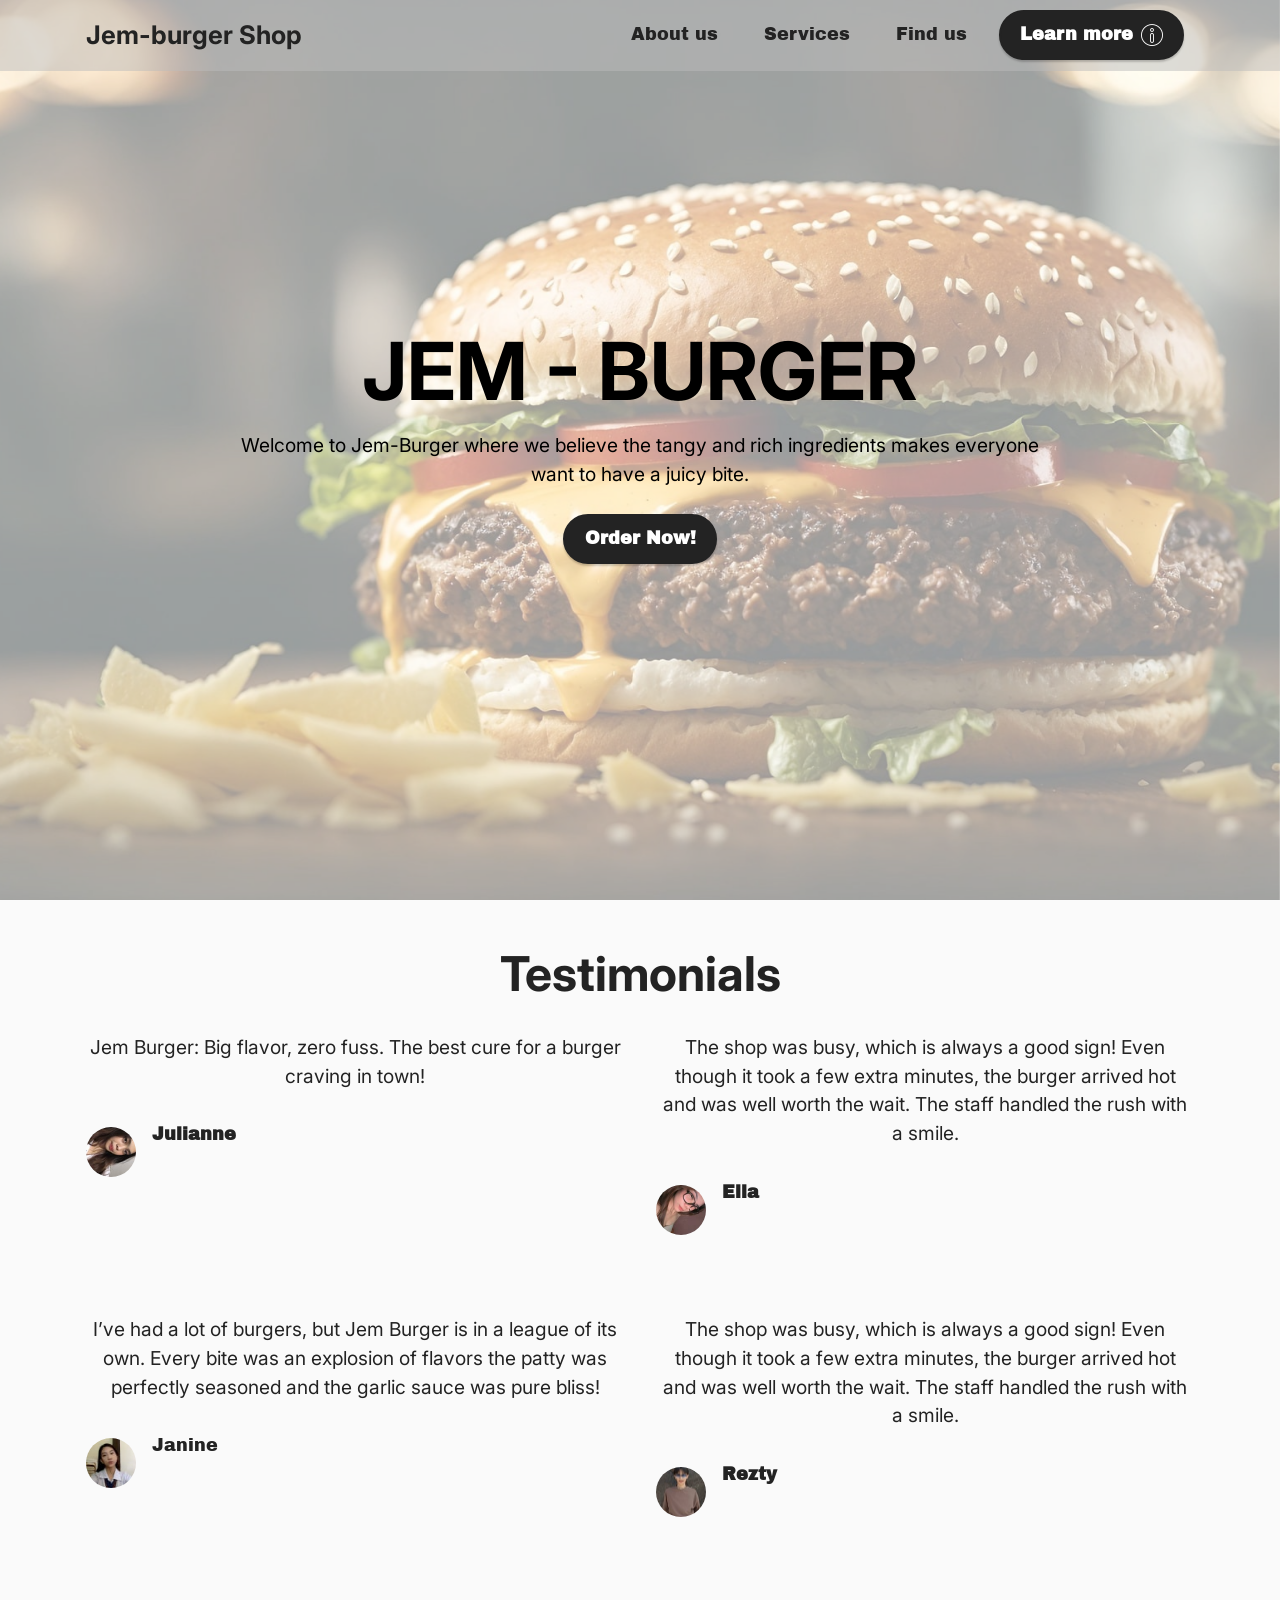
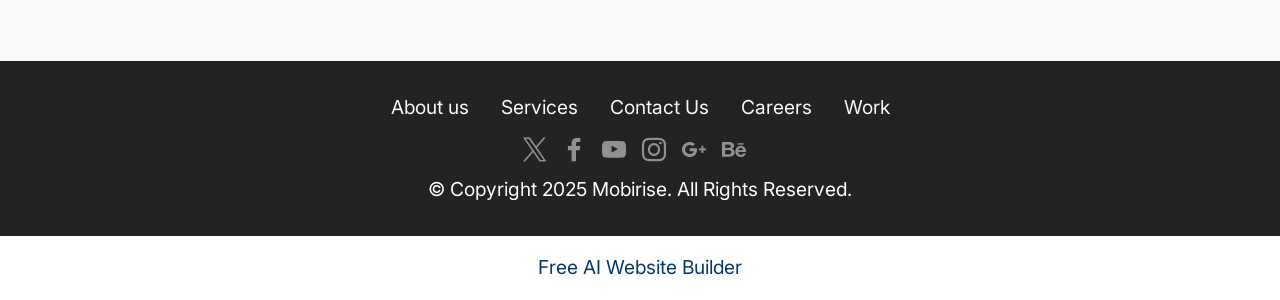
<file: index.html>
<!DOCTYPE html>
<html  >
<head>
  <!-- Site made with Mobirise Website Builder v6.1.12, https://mobirise.com -->
  <meta charset="UTF-8">
  <meta http-equiv="X-UA-Compatible" content="IE=edge">
  <meta name="generator" content="Mobirise v6.1.12, mobirise.com">
  <meta name="viewport" content="width=device-width, initial-scale=1, minimum-scale=1">
  <link rel="shortcut icon" href="assets/images/logo.png" type="image/x-icon">
  <meta name="description" content="">
  
  
  <title>Jemburger</title>
  <link rel="stylesheet" href="assets/web/assets/mobirise-icons2/mobirise2.css">
  <link rel="stylesheet" href="assets/web/assets/mobirise-icons/mobirise-icons.css">
  <link rel="stylesheet" href="assets/bootstrap/css/bootstrap.min.css">
  <link rel="stylesheet" href="assets/parallax/jarallax.css">
  <link rel="stylesheet" href="assets/dropdown/css/style.css">
  <link rel="stylesheet" href="assets/socicon/css/styles.css">
  <link rel="stylesheet" href="assets/theme/css/style.css">
  <link rel="preload" href="https://fonts.googleapis.com/css?family=Inter:100,200,300,400,500,600,700,800,900,100i,200i,300i,400i,500i,600i,700i,800i,900i&display=swap" as="style" onload="this.onload=null;this.rel='stylesheet'">
  <noscript><link rel="stylesheet" href="https://fonts.googleapis.com/css?family=Inter:100,200,300,400,500,600,700,800,900,100i,200i,300i,400i,500i,600i,700i,800i,900i&display=swap"></noscript>
  <link rel="preload" href="https://fonts.googleapis.com/css?family=Archivo+Black:400&display=swap" as="style" onload="this.onload=null;this.rel='stylesheet'">
  <noscript><link rel="stylesheet" href="https://fonts.googleapis.com/css?family=Archivo+Black:400&display=swap"></noscript>
  <link rel="preload" as="style" href="assets/mobirise/css/mbr-additional.css?v=585oez"><link rel="stylesheet" href="assets/mobirise/css/mbr-additional.css?v=585oez" type="text/css">

  
  
  
</head>
<body>
  
  <section data-bs-version="5.1" class="menu menu2 cid-vgTEAyiIHz" once="menu" id="menu2-u">
    
    <nav class="navbar navbar-dropdown navbar-fixed-top navbar-expand-lg">
        <div class="container">
            <div class="navbar-brand">
                
                <span class="navbar-caption-wrap"><a class="navbar-caption text-black display-5" href="https://mobiri.se">Jem-burger Shop</a></span>
            </div>
            <button class="navbar-toggler" type="button" data-toggle="collapse" data-bs-toggle="collapse" data-target="#navbarSupportedContent" data-bs-target="#navbarSupportedContent" aria-controls="navbarNavAltMarkup" aria-expanded="false" aria-label="Toggle navigation">
                <div class="hamburger">
                    <span></span>
                    <span></span>
                    <span></span>
                    <span></span>
                </div>
            </button>
            <div class="collapse navbar-collapse" id="navbarSupportedContent">
                <ul class="navbar-nav nav-dropdown" data-app-modern-menu="true"><li class="nav-item"><a class="nav-link link text-black text-primary display-4" href="page4.html">About us</a></li>
                    <li class="nav-item"><a class="nav-link link text-black text-primary display-4" href="page3.html">
                            Services</a></li>
                    <li class="nav-item"><a class="nav-link link text-black text-primary display-4" href="page1.html">Find us</a>
                    </li></ul>
                
                <div class="navbar-buttons mbr-section-btn"><a class="btn btn-black display-4" href="page6.html"><span class="mbri-info mbr-iconfont mbr-iconfont-btn"></span>Learn more</a></div>
            </div>
        </div>
    </nav>
</section>

<section data-bs-version="5.1" class="header1 cid-sFCAOqBTxa mbr-fullscreen mbr-parallax-background" id="header1-i">

    

    <div class="mbr-overlay" style="opacity: 0.6; background-color: rgb(255, 255, 255);"></div>

    <div class="container">
        <div class="row justify-content-center">
            <div class="col-12 col-lg-9">
                <h1 class="mbr-section-title mbr-fonts-style mb-3 display-1"><strong>JEM - BURGER</strong></h1>
                
                <p class="mbr-text mbr-fonts-style display-7">Welcome to Jem-Burger where we believe the tangy and rich ingredients makes everyone 
<br>want to have a juicy bite.<br></p>
                <div class="mbr-section-btn mt-3"><a class="btn btn-black display-4" href="page5.html">Order Now!</a></div>
            </div>
        </div>
    </div>
</section>

<section data-bs-version="5.1" class="testimonials2 cid-vgTudOIwpJ" id="testimonials2-3">
    
    
    
    
    <div class="container">
        <h3 class="mbr-section-title mbr-fonts-style align-center mb-4 display-2">
            <strong>Testimonials</strong>
        </h3>
        <div class="row justify-content-center">
            <div class="item features-without-image mb-5 col-12 col-md-6 active">
                <div class="item-wrapper">
                    <p class="mbr-text mbr-fonts-style mb-4 display-7">Jem Burger: Big flavor, zero fuss. The best cure for a burger craving in town!</p>
                    <div class="d-flex mb-md-0 mb-4">
                        <div class="image-wrapper">
                            <img src="assets/images/665347866-1693831175107180-7414125551901568830-n-100x180.jpg" alt="Mobirise Website Builder" data-slide-to="1" data-bs-slide-to="2">
                        </div>
                        <div class="text-wrapper">
                            <p class="name mbr-fonts-style mb-1 display-4"><strong>Julianne</strong></p>
                            
                        </div>
                    </div>
                </div>
            </div>
            <div class="item features-without-image mb-5 col-12 col-md-6">
                <div class="item-wrapper">
                    <p class="mbr-text mbr-fonts-style mb-4 display-7">The shop was busy, which is always a good sign! Even though it took a few extra minutes, the burger arrived hot and was well worth the wait. The staff handled the rush with a smile.</p>
                    <div class="d-flex mb-md-0 mb-4">
                        <div class="image-wrapper">
                            <img src="assets/images/669170045-1987604238807343-3424894999197181796-n-100x100.jpg" alt="Mobirise Website Builder" data-slide-to="2" data-bs-slide-to="3">
                        </div>
                        <div class="text-wrapper">
                            <p class="name mbr-fonts-style mb-1 display-4"><strong>Ella</strong></p>
                            
                        </div>
                    </div>
                </div>
            </div><div class="item features-without-image mb-5 col-12 col-md-6">
                <div class="item-wrapper">
                    <p class="mbr-text mbr-fonts-style mb-4 display-7">I’ve had a lot of burgers, but Jem Burger is in a league of its own. Every bite was an explosion of flavors the patty was perfectly seasoned and the garlic sauce was pure bliss!</p>
                    <div class="d-flex mb-md-0 mb-4">
                        <div class="image-wrapper">
                            <img src="assets/images/672035260-1665952174587248-7258710701633134725-n-100x67.jpg" alt="Mobirise Website Builder" data-slide-to="2" data-bs-slide-to="3">
                        </div>
                        <div class="text-wrapper">
                            <p class="name mbr-fonts-style mb-1 display-4">Janine</p><p>&nbsp;<br></p><p></p>
                            
                        </div>
                    </div>
                </div>
            </div><div class="item features-without-image mb-5 col-12 col-md-6">
                <div class="item-wrapper">
                    <p class="mbr-text mbr-fonts-style mb-4 display-7">The shop was busy, which is always a good sign! Even though it took a few extra minutes, the burger arrived hot and was well worth the wait. The staff handled the rush with a smile.</p>
                    <div class="d-flex mb-md-0 mb-4">
                        <div class="image-wrapper">
                            <img src="assets/images/666484716-1633327107856368-4484730089680038586-n-100x127.jpg" alt="Mobirise Website Builder" data-slide-to="3" data-bs-slide-to="4">
                        </div>
                        <div class="text-wrapper">
                            <p class="name mbr-fonts-style mb-1 display-4"><strong>Rezty</strong></p>
                            
                        </div>
                    </div>
                </div>
            </div>
        </div>
    </div>
</section>

<section data-bs-version="5.1" class="footer3 cid-vgTxzWe7JE" once="footers" id="footer3-p">

    

    

    <div class="container">
        <div class="media-container-row align-center mbr-white">
            <div class="row row-links">
                <ul class="foot-menu">
                    
                    
                    
                    
                    
                <li class="foot-menu-item mbr-fonts-style display-7">
                        <a class="text-white" href="#" target="_blank">About us</a>
                    </li><li class="foot-menu-item mbr-fonts-style display-7">
                        <a class="text-white" href="#" target="_blank">Services</a>
                    </li><li class="foot-menu-item mbr-fonts-style display-7">
                        <a class="text-white" href="#" target="_blank">Contact Us</a>
                    </li><li class="foot-menu-item mbr-fonts-style display-7">
                        <a class="text-white" href="#" target="_blank">Careers</a>
                    </li><li class="foot-menu-item mbr-fonts-style display-7">
                        <a class="text-white" href="#" target="_blank">Work</a>
                    </li></ul>
            </div>
            <div class="row social-row">
                <div class="social-list align-right pb-2">
                    
                    
                    
                    
                    
                    
                <div class="soc-item">
                        <a href="https://twitter.com/mobirise" target="_blank">
                            <span class="socicon-twitter socicon mbr-iconfont mbr-iconfont-social"></span>
                        </a>
                    </div><div class="soc-item">
                        <a href="https://www.facebook.com/pages/Mobirise/1616226671953247" target="_blank">
                            <span class="socicon-facebook socicon mbr-iconfont mbr-iconfont-social"></span>
                        </a>
                    </div><div class="soc-item">
                        <a href="https://www.youtube.com/c/mobirise" target="_blank">
                            <span class="socicon-youtube socicon mbr-iconfont mbr-iconfont-social"></span>
                        </a>
                    </div><div class="soc-item">
                        <a href="https://instagram.com/mobirise" target="_blank">
                            <span class="socicon-instagram socicon mbr-iconfont mbr-iconfont-social"></span>
                        </a>
                    </div><div class="soc-item">
                        <a href="https://plus.google.com/u/0/+Mobirise" target="_blank">
                            <span class="socicon-googleplus socicon mbr-iconfont mbr-iconfont-social"></span>
                        </a>
                    </div><div class="soc-item">
                        <a href="https://www.behance.net/Mobirise" target="_blank">
                            <span class="socicon-behance socicon mbr-iconfont mbr-iconfont-social"></span>
                        </a>
                    </div></div>
            </div>
            <div class="row row-copirayt">
                <p class="mbr-text mb-0 mbr-fonts-style mbr-white align-center display-7">
                    © Copyright 2025 Mobirise. All Rights Reserved.
                </p>
            </div>
        </div>
    </div>
</section><section class="display-7" style="padding: 0;align-items: center;justify-content: center;flex-wrap: wrap;    align-content: center;display: flex;position: relative;height: 4rem;"><a href="https://mobiri.se/4681737" style="flex: 1 1;height: 4rem;position: absolute;width: 100%;z-index: 1;"><img alt="" style="height: 4rem;" src="[data-uri]"></a><p style="margin: 0;text-align: center;" class="display-7">&#8204;</p><a style="z-index:1" href="https://mobirise.com/builder/ai-website-builder.html">Free AI Website Builder</a></section><script src="assets/bootstrap/js/bootstrap.bundle.min.js"></script>  <script src="assets/parallax/jarallax.js"></script>  <script src="assets/smoothscroll/smooth-scroll.js"></script>  <script src="assets/ytplayer/index.js"></script>  <script src="assets/dropdown/js/navbar-dropdown.js"></script>  <script src="assets/theme/js/script.js"></script>  
  
  
</body>
</html>
</file>
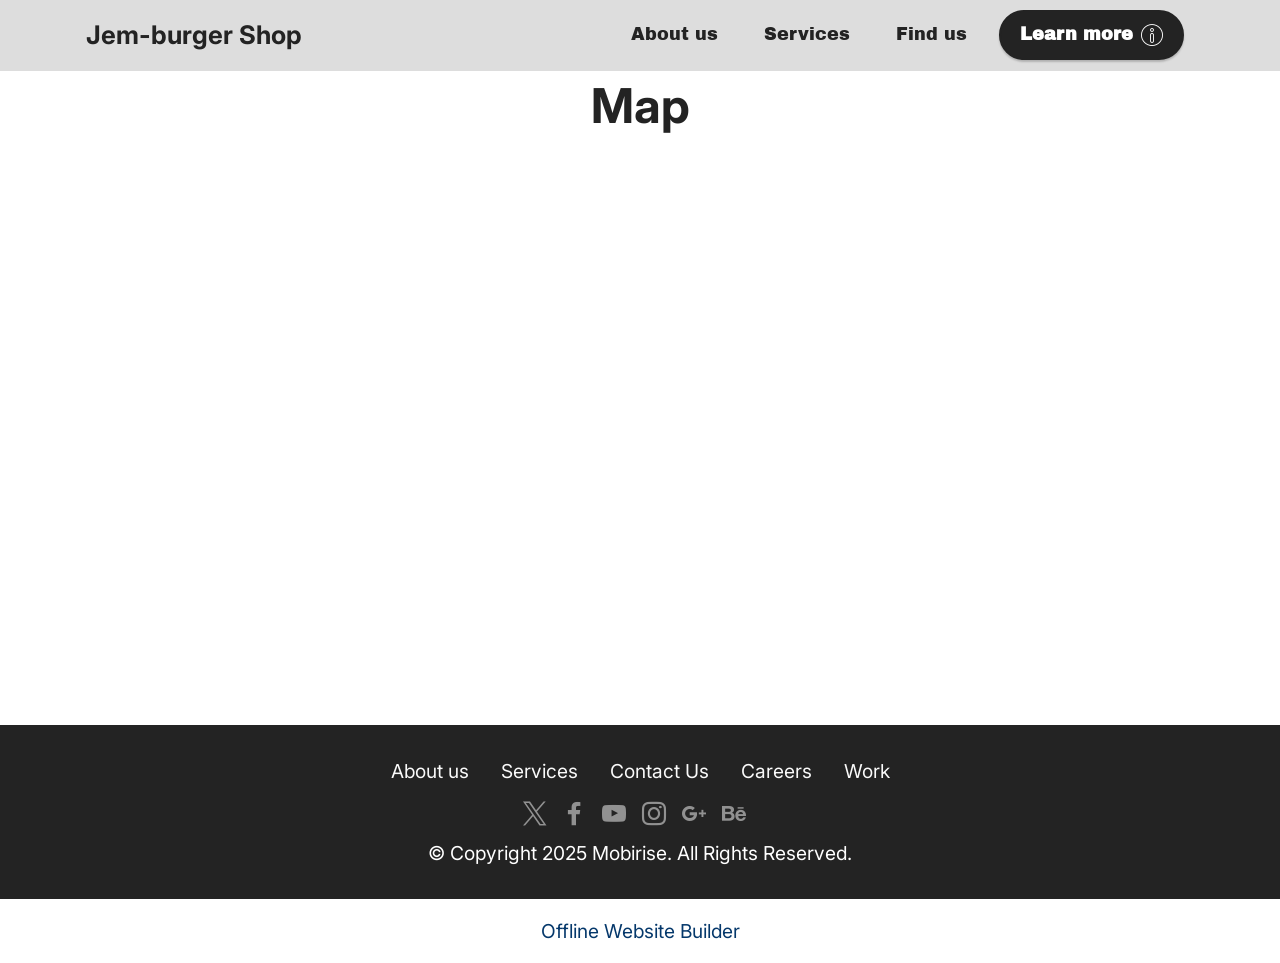
<file: page1.html>
<!DOCTYPE html>
<html  >
<head>
  <!-- Site made with Mobirise Website Builder v6.1.12, https://mobirise.com -->
  <meta charset="UTF-8">
  <meta http-equiv="X-UA-Compatible" content="IE=edge">
  <meta name="generator" content="Mobirise v6.1.12, mobirise.com">
  <meta name="viewport" content="width=device-width, initial-scale=1, minimum-scale=1">
  <link rel="shortcut icon" href="assets/images/logo.png" type="image/x-icon">
  <meta name="description" content="">
  
  
  <title>find us</title>
  <link rel="stylesheet" href="assets/web/assets/mobirise-icons/mobirise-icons.css">
  <link rel="stylesheet" href="assets/bootstrap/css/bootstrap.min.css">
  <link rel="stylesheet" href="assets/dropdown/css/style.css">
  <link rel="stylesheet" href="assets/socicon/css/styles.css">
  <link rel="stylesheet" href="assets/theme/css/style.css">
  <link rel="preload" href="https://fonts.googleapis.com/css?family=Inter:100,200,300,400,500,600,700,800,900,100i,200i,300i,400i,500i,600i,700i,800i,900i&display=swap" as="style" onload="this.onload=null;this.rel='stylesheet'">
  <noscript><link rel="stylesheet" href="https://fonts.googleapis.com/css?family=Inter:100,200,300,400,500,600,700,800,900,100i,200i,300i,400i,500i,600i,700i,800i,900i&display=swap"></noscript>
  <link rel="preload" href="https://fonts.googleapis.com/css?family=Archivo+Black:400&display=swap" as="style" onload="this.onload=null;this.rel='stylesheet'">
  <noscript><link rel="stylesheet" href="https://fonts.googleapis.com/css?family=Archivo+Black:400&display=swap"></noscript>
  <link rel="preload" as="style" href="assets/mobirise/css/mbr-additional.css?v=UV8Dpb"><link rel="stylesheet" href="assets/mobirise/css/mbr-additional.css?v=UV8Dpb" type="text/css">

  
  
  
</head>
<body>
  
  <section data-bs-version="5.1" class="menu menu2 cid-vgTEAyiIHz" once="menu" id="menu2-u">
    
    <nav class="navbar navbar-dropdown navbar-fixed-top navbar-expand-lg">
        <div class="container">
            <div class="navbar-brand">
                
                <span class="navbar-caption-wrap"><a class="navbar-caption text-black display-5" href="https://mobiri.se">Jem-burger Shop</a></span>
            </div>
            <button class="navbar-toggler" type="button" data-toggle="collapse" data-bs-toggle="collapse" data-target="#navbarSupportedContent" data-bs-target="#navbarSupportedContent" aria-controls="navbarNavAltMarkup" aria-expanded="false" aria-label="Toggle navigation">
                <div class="hamburger">
                    <span></span>
                    <span></span>
                    <span></span>
                    <span></span>
                </div>
            </button>
            <div class="collapse navbar-collapse" id="navbarSupportedContent">
                <ul class="navbar-nav nav-dropdown" data-app-modern-menu="true"><li class="nav-item"><a class="nav-link link text-black text-primary display-4" href="page4.html">About us</a></li>
                    <li class="nav-item"><a class="nav-link link text-black text-primary display-4" href="page3.html">
                            Services</a></li>
                    <li class="nav-item"><a class="nav-link link text-black text-primary display-4" href="page1.html">Find us</a>
                    </li></ul>
                
                <div class="navbar-buttons mbr-section-btn"><a class="btn btn-black display-4" href="page6.html"><span class="mbri-info mbr-iconfont mbr-iconfont-btn"></span>Learn more</a></div>
            </div>
        </div>
    </nav>
</section>

<section data-bs-version="5.1" class="map1 cid-vgTx1Hhlcc" id="map1-n">
    
    
    
    <div class="container">
        <div class="mbr-section-head mb-4">
            <h3 class="mbr-section-title mbr-fonts-style align-center mb-0 display-2">
                <strong>Map</strong>
            </h3>
            
        </div>
        <div class="google-map"><iframe frameborder="0" style="border:0" src="https://www.google.com/maps/embed?pb=!1m14!1m8!1m3!1d6045.3003145248895!2d-73.9884657!3d40.7477229!3m2!1i1024!2i768!4f13.1!3m3!1m2!1s0x89c259a9ac1f1b85%3A0x7e33d1c0e7af3be4!2zMzUwIDV0aCBBdmUsIE5ldyBZb3JrLCBOWSAxMDExOCwg0KHQqNCQ!5e0!3m2!1sru!2sru!4v1689597362021!5m2!1sen!2sen" allowfullscreen=""></iframe></div>
    </div>
</section>

<section data-bs-version="5.1" class="footer3 cid-vgTxzWe7JE" once="footers" id="footer3-p">

    

    

    <div class="container">
        <div class="media-container-row align-center mbr-white">
            <div class="row row-links">
                <ul class="foot-menu">
                    
                    
                    
                    
                    
                <li class="foot-menu-item mbr-fonts-style display-7">
                        <a class="text-white" href="#" target="_blank">About us</a>
                    </li><li class="foot-menu-item mbr-fonts-style display-7">
                        <a class="text-white" href="#" target="_blank">Services</a>
                    </li><li class="foot-menu-item mbr-fonts-style display-7">
                        <a class="text-white" href="#" target="_blank">Contact Us</a>
                    </li><li class="foot-menu-item mbr-fonts-style display-7">
                        <a class="text-white" href="#" target="_blank">Careers</a>
                    </li><li class="foot-menu-item mbr-fonts-style display-7">
                        <a class="text-white" href="#" target="_blank">Work</a>
                    </li></ul>
            </div>
            <div class="row social-row">
                <div class="social-list align-right pb-2">
                    
                    
                    
                    
                    
                    
                <div class="soc-item">
                        <a href="https://twitter.com/mobirise" target="_blank">
                            <span class="socicon-twitter socicon mbr-iconfont mbr-iconfont-social"></span>
                        </a>
                    </div><div class="soc-item">
                        <a href="https://www.facebook.com/pages/Mobirise/1616226671953247" target="_blank">
                            <span class="socicon-facebook socicon mbr-iconfont mbr-iconfont-social"></span>
                        </a>
                    </div><div class="soc-item">
                        <a href="https://www.youtube.com/c/mobirise" target="_blank">
                            <span class="socicon-youtube socicon mbr-iconfont mbr-iconfont-social"></span>
                        </a>
                    </div><div class="soc-item">
                        <a href="https://instagram.com/mobirise" target="_blank">
                            <span class="socicon-instagram socicon mbr-iconfont mbr-iconfont-social"></span>
                        </a>
                    </div><div class="soc-item">
                        <a href="https://plus.google.com/u/0/+Mobirise" target="_blank">
                            <span class="socicon-googleplus socicon mbr-iconfont mbr-iconfont-social"></span>
                        </a>
                    </div><div class="soc-item">
                        <a href="https://www.behance.net/Mobirise" target="_blank">
                            <span class="socicon-behance socicon mbr-iconfont mbr-iconfont-social"></span>
                        </a>
                    </div></div>
            </div>
            <div class="row row-copirayt">
                <p class="mbr-text mb-0 mbr-fonts-style mbr-white align-center display-7">
                    © Copyright 2025 Mobirise. All Rights Reserved.
                </p>
            </div>
        </div>
    </div>
</section><section class="display-7" style="padding: 0;align-items: center;justify-content: center;flex-wrap: wrap;    align-content: center;display: flex;position: relative;height: 4rem;"><a href="https://mobiri.se/4681737" style="flex: 1 1;height: 4rem;position: absolute;width: 100%;z-index: 1;"><img alt="" style="height: 4rem;" src="[data-uri]"></a><p style="margin: 0;text-align: center;" class="display-7">&#8204;</p><a style="z-index:1" href="https://mobirise.com/offline-website-builder.html">Offline Website Builder</a></section><script src="assets/bootstrap/js/bootstrap.bundle.min.js"></script>  <script src="assets/smoothscroll/smooth-scroll.js"></script>  <script src="assets/ytplayer/index.js"></script>  <script src="assets/dropdown/js/navbar-dropdown.js"></script>  <script src="assets/theme/js/script.js"></script>  
  
  
</body>
</html>
</file>
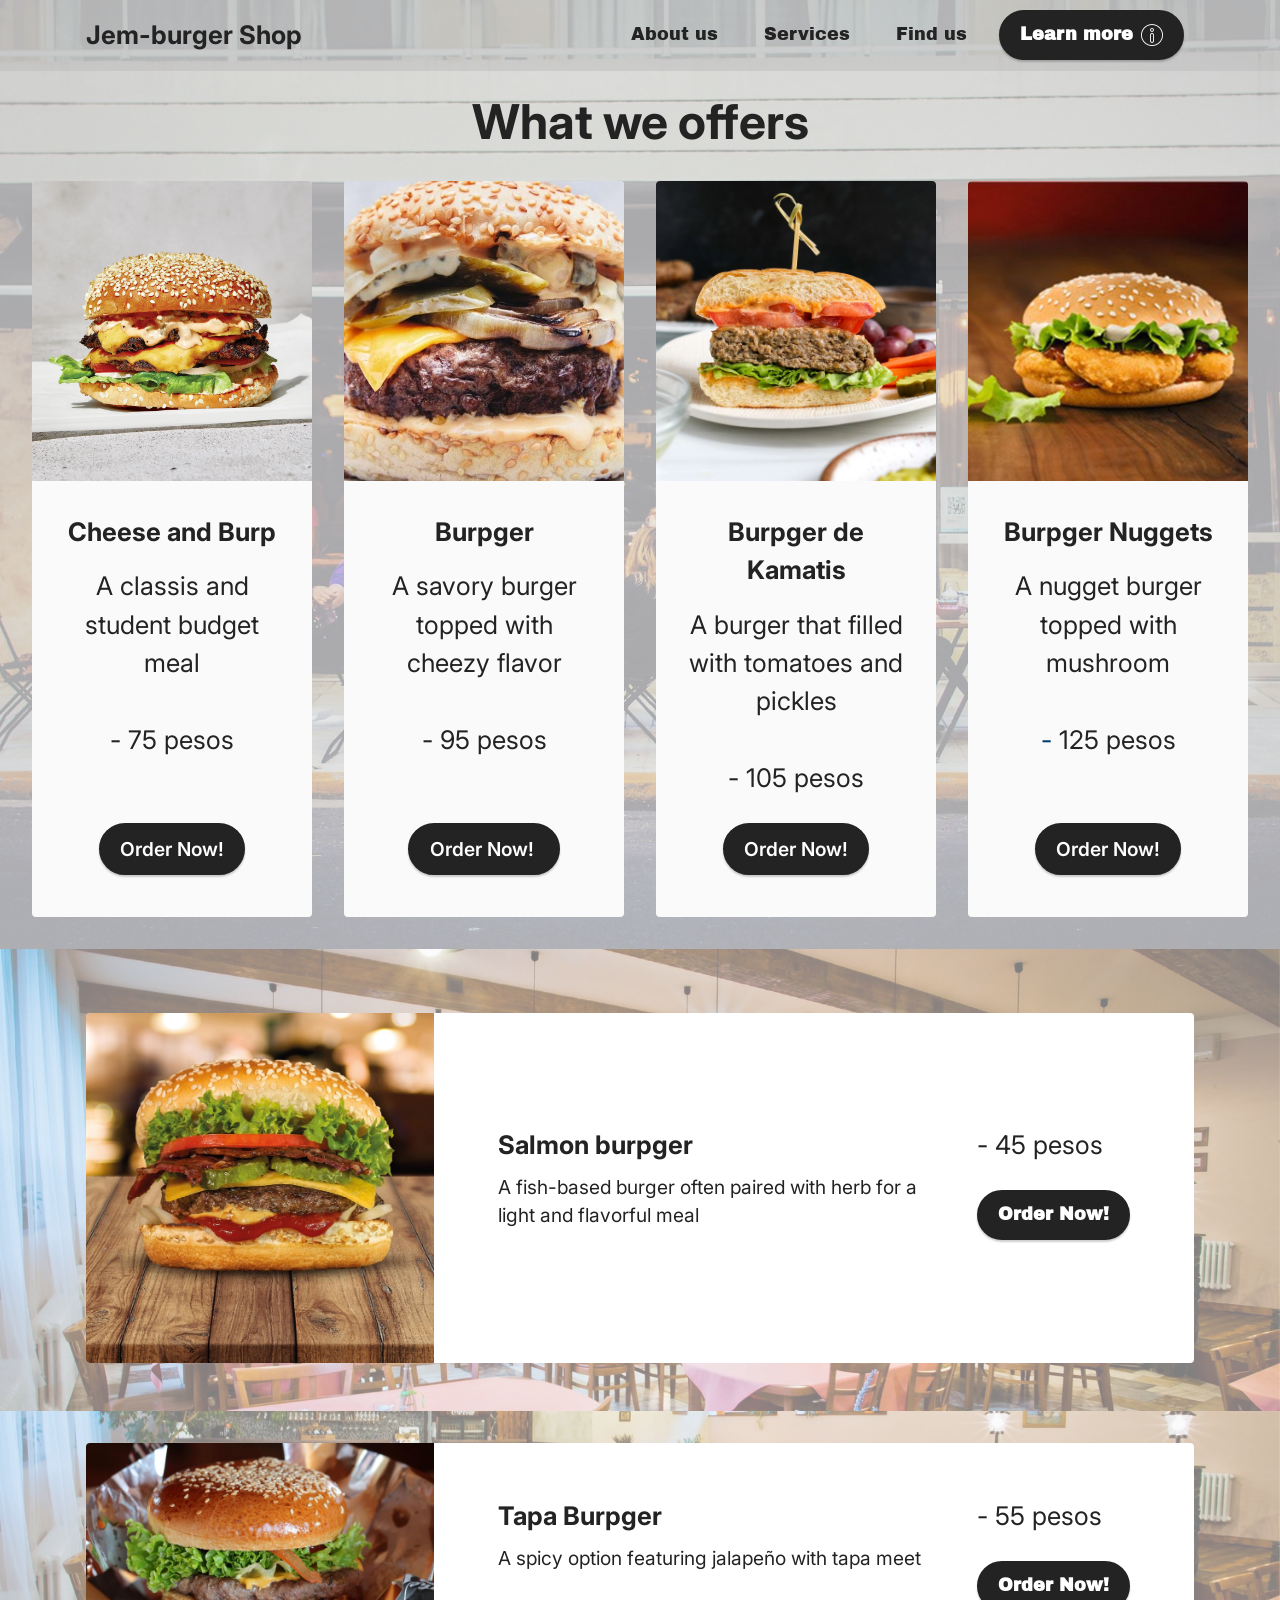
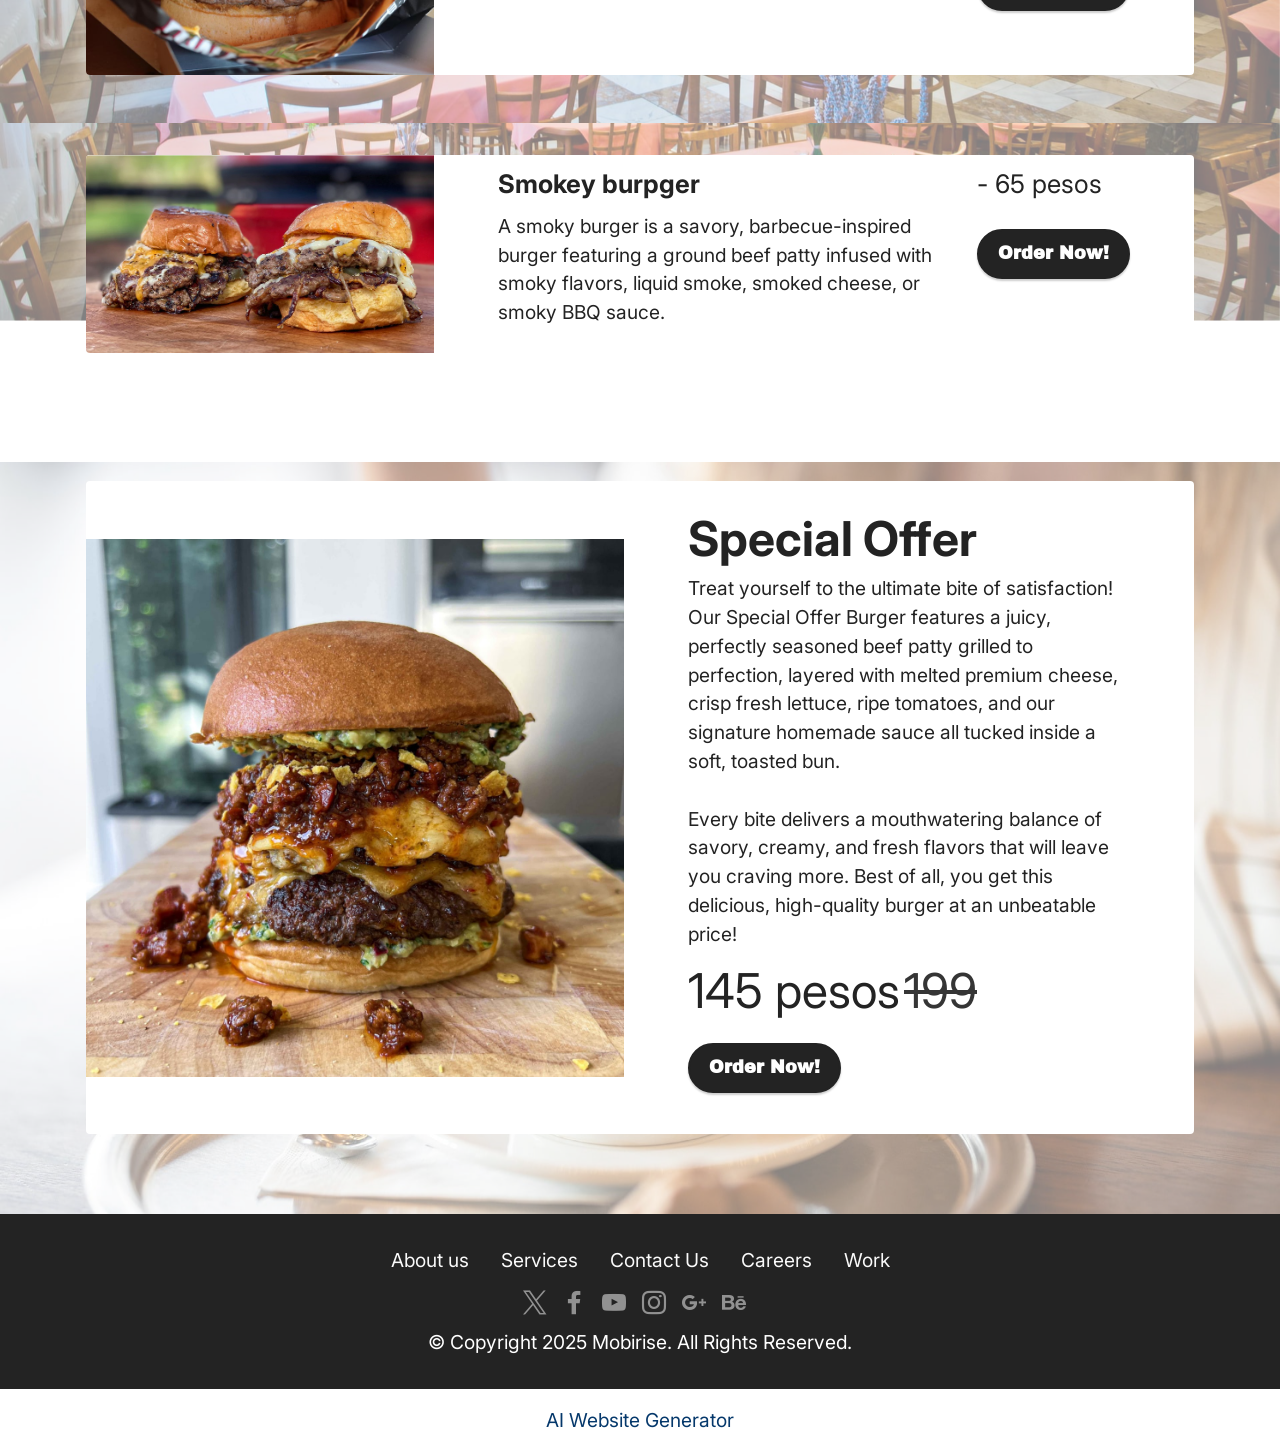
<file: page10.html>
<!DOCTYPE html>
<html  >
<head>
  <!-- Site made with Mobirise Website Builder v6.1.12, https://mobirise.com -->
  <meta charset="UTF-8">
  <meta http-equiv="X-UA-Compatible" content="IE=edge">
  <meta name="generator" content="Mobirise v6.1.12, mobirise.com">
  <meta name="viewport" content="width=device-width, initial-scale=1, minimum-scale=1">
  <link rel="shortcut icon" href="assets/images/logo.png" type="image/x-icon">
  <meta name="description" content="">
  
  
  <title>ORDER NOW</title>
  <link rel="stylesheet" href="assets/web/assets/mobirise-icons/mobirise-icons.css">
  <link rel="stylesheet" href="assets/bootstrap/css/bootstrap.min.css">
  <link rel="stylesheet" href="assets/parallax/jarallax.css">
  <link rel="stylesheet" href="assets/dropdown/css/style.css">
  <link rel="stylesheet" href="assets/socicon/css/styles.css">
  <link rel="stylesheet" href="assets/theme/css/style.css">
  <link rel="preload" href="https://fonts.googleapis.com/css?family=Inter:100,200,300,400,500,600,700,800,900,100i,200i,300i,400i,500i,600i,700i,800i,900i&display=swap" as="style" onload="this.onload=null;this.rel='stylesheet'">
  <noscript><link rel="stylesheet" href="https://fonts.googleapis.com/css?family=Inter:100,200,300,400,500,600,700,800,900,100i,200i,300i,400i,500i,600i,700i,800i,900i&display=swap"></noscript>
  <link rel="preload" href="https://fonts.googleapis.com/css?family=Archivo+Black:400&display=swap" as="style" onload="this.onload=null;this.rel='stylesheet'">
  <noscript><link rel="stylesheet" href="https://fonts.googleapis.com/css?family=Archivo+Black:400&display=swap"></noscript>
  <link rel="preload" as="style" href="assets/mobirise/css/mbr-additional.css?v=wJAGAw"><link rel="stylesheet" href="assets/mobirise/css/mbr-additional.css?v=wJAGAw" type="text/css">

  
  
  
</head>
<body>
  
  <section data-bs-version="5.1" class="menu menu2 cid-vgTEAyiIHz" once="menu" id="menu2-y">
    
    <nav class="navbar navbar-dropdown navbar-fixed-top navbar-expand-lg">
        <div class="container">
            <div class="navbar-brand">
                
                <span class="navbar-caption-wrap"><a class="navbar-caption text-black display-5" href="https://mobiri.se">Jem-burger Shop</a></span>
            </div>
            <button class="navbar-toggler" type="button" data-toggle="collapse" data-bs-toggle="collapse" data-target="#navbarSupportedContent" data-bs-target="#navbarSupportedContent" aria-controls="navbarNavAltMarkup" aria-expanded="false" aria-label="Toggle navigation">
                <div class="hamburger">
                    <span></span>
                    <span></span>
                    <span></span>
                    <span></span>
                </div>
            </button>
            <div class="collapse navbar-collapse" id="navbarSupportedContent">
                <ul class="navbar-nav nav-dropdown" data-app-modern-menu="true"><li class="nav-item"><a class="nav-link link text-black text-primary display-4" href="page4.html">About us</a></li>
                    <li class="nav-item"><a class="nav-link link text-black text-primary display-4" href="page3.html">
                            Services</a></li>
                    <li class="nav-item"><a class="nav-link link text-black text-primary display-4" href="page1.html">Find us</a>
                    </li></ul>
                
                <div class="navbar-buttons mbr-section-btn"><a class="btn btn-black display-4" href="page6.html"><span class="mbri-info mbr-iconfont mbr-iconfont-btn"></span>Learn more</a></div>
            </div>
        </div>
    </nav>
</section>

<section data-bs-version="5.1" class="gallery3 cid-vgTHRPCCLR" id="gallery3-10">
    
    <div class="mbr-overlay"></div>
    <div class="container-fluid">
        <div class="mbr-section-head">
            <h4 class="mbr-section-title mbr-fonts-style align-center mb-0 display-2">
                <strong>What we offers</strong><strong><br></strong></h4>
            
        </div>
        <div class="row mt-4">
            <div class="item features-image col-12 col-md-6 col-lg-3">
                <div class="item-wrapper">
                    <div class="item-img">
                        <img src="assets/images/burger-1.webp" alt="Mobirise Website Builder">
                    </div>
                    <div class="item-content">
                        <h5 class="item-title mbr-fonts-style display-5"><strong>Cheese and Burp</strong></h5>
                        
                        <p class="mbr-text mbr-fonts-style mt-3 display-5">A classis  and student budget meal<br><br>- 75 pesos</p>
                    </div>
                    <div class="mbr-section-btn item-footer mt-2"><a href="page8.html" class="btn item-btn btn-black display-7" target="_blank">Order Now!</a></div>
                </div>
            </div>
            <div class="item features-image col-12 col-md-6 col-lg-3">
                <div class="item-wrapper">
                    <div class="item-img">
                        <img src="assets/images/burg3-1-768x960.jpeg" alt="Mobirise Website Builder">
                    </div>
                    <div class="item-content">
                        <h5 class="item-title mbr-fonts-style display-5">
                            <strong>Burpger</strong></h5>
                        
                        <p class="mbr-text mbr-fonts-style mt-3 display-5">A savory burger topped with cheezy flavor<br><br>- 95 pesos</p>
                    </div>
                    <div class="mbr-section-btn item-footer mt-2"><a href="page8.html" class="btn item-btn btn-black display-7" target="_blank">Order Now!&nbsp;</a></div>
                </div>
            </div>
            <div class="item features-image col-12 col-md-6 col-lg-3">
                <div class="item-wrapper">
                    <div class="item-img">
                        <img src="assets/images/3bu.webp" alt="Mobirise Website Builder">
                    </div>
                    <div class="item-content">
                        <h5 class="item-title mbr-fonts-style display-5"><strong>Burpger de Kamatis</strong></h5>
                        
                        <p class="mbr-text mbr-fonts-style mt-3 display-5">A burger that filled with tomatoes and pickles<br><br>- 105 pesos</p>
                    </div>
                    <div class="mbr-section-btn item-footer mt-2"><a href="page8.html" class="btn item-btn btn-black display-7" target="_blank">Order Now!</a></div>
                </div>
            </div>
            <div class="item features-image col-12 col-md-6 col-lg-3">
                <div class="item-wrapper">
                    <div class="item-img">
                        <img src="assets/images/444-400x400.jpg" alt="Mobirise Website Builder" title="">
                    </div>
                    <div class="item-content">
                        <h5 class="item-title mbr-fonts-style display-5">
                            <strong>Burpger Nuggets</strong></h5>
                        
                        <p class="mbr-text mbr-fonts-style mt-3 display-5">A nugget burger topped with mushroom<br><br><a href="#" class="text-primary">-</a>&nbsp;125 pesos</p>
                    </div>
                    <div class="mbr-section-btn item-footer mt-2"><a href="page8.html" class="btn item-btn btn-black display-7" target="_blank">Order Now!</a></div>
                </div>
            </div>
        </div>
    </div>
</section>

<section data-bs-version="5.1" class="features9 cid-vgTPRpl7w5 mbr-parallax-background" xmlns="http://www.w3.org/1999/html" id="features9-14">
    
    

    
    <div class="mbr-overlay" style="opacity: 0.5; background-color: rgb(255, 255, 255);">
    </div>

    <div class="container">
        <div class="item features-image active">
            <div class="item-wrapper">
                <div class="row align-items-center">
                    <div class="col-12 col-md-4">
                        <div class="image-wrapper">
                            <img src="assets/images/mbr-816x821.jpg" alt="Mobirise Website Builder" data-slide-to="1" data-bs-slide-to="1">
                        </div>
                    </div>
                    <div class="col-12 col-md">
                        <div class="card-box">
                            <div class="row">
                                <div class="col-md">
                                    <h6 class="card-title mbr-fonts-style display-5"><strong>Salmon burpger</strong></h6>
                                    <p class="mbr-text mbr-fonts-style display-7">
                                        A fish-based burger often paired with herb for a light and flavorful meal
                                    </p>
                                </div>
                                <div class="col-md-auto">
                                    <p class="price mbr-fonts-style display-5">- 45 pesos</p>
                                    <div class="mbr-section-btn"><a href="page8.html" class="btn btn-black display-4">Order Now!</a></div>
                                </div>
                                <div></div>
                            </div>
                        </div>
                    </div>
                </div>
            </div>
        </div>
        
        
    </div>
</section>

<section data-bs-version="5.1" class="features9 cid-vgTRaNsOmU mbr-parallax-background" xmlns="http://www.w3.org/1999/html" id="features9-16">
    
    

    
    <div class="mbr-overlay" style="opacity: 0.5; background-color: rgb(255, 255, 255);">
    </div>

    <div class="container">
        <div class="item features-image active">
            <div class="item-wrapper">
                <div class="row align-items-center">
                    <div class="col-12 col-md-4">
                        <div class="image-wrapper">
                            <img src="assets/images/mbr-816x544.jpg" alt="Mobirise Website Builder" data-slide-to="1" data-bs-slide-to="1">
                        </div>
                    </div>
                    <div class="col-12 col-md">
                        <div class="card-box">
                            <div class="row">
                                <div class="col-md">
                                    <h6 class="card-title mbr-fonts-style display-5"><strong>Tapa Burpger</strong></h6>
                                    <p class="mbr-text mbr-fonts-style display-7">
                                        A spicy option featuring jalapeño with tapa meet</p>
                                </div>
                                <div class="col-md-auto">
                                    <p class="price mbr-fonts-style display-5">- 55 pesos</p>
                                    <div class="mbr-section-btn"><a href="page8.html" class="btn btn-black display-4">Order Now!</a></div>
                                </div>
                                <div></div>
                            </div>
                        </div>
                    </div>
                </div>
            </div>
        </div>
        
        
    </div>
</section>

<section data-bs-version="5.1" class="features9 cid-vgTRfCuRgG mbr-parallax-background" xmlns="http://www.w3.org/1999/html" id="features9-17">
    
    

    
    <div class="mbr-overlay" style="opacity: 0.5; background-color: rgb(255, 255, 255);">
    </div>

    <div class="container">
        <div class="item features-image active">
            <div class="item-wrapper">
                <div class="row align-items-center">
                    <div class="col-12 col-md-4">
                        <div class="image-wrapper">
                            <img src="assets/images/smokey.webp" alt="Mobirise Website Builder" data-slide-to="1" data-bs-slide-to="1">
                        </div>
                    </div>
                    <div class="col-12 col-md">
                        <div class="card-box">
                            <div class="row">
                                <div class="col-md">
                                    <h6 class="card-title mbr-fonts-style display-5"><strong>Smokey burpger</strong></h6>
                                    <p class="mbr-text mbr-fonts-style display-7">
                                        A smoky burger is a savory, barbecue-inspired burger featuring a ground beef patty infused with smoky flavors, liquid smoke, smoked cheese, or smoky BBQ sauce.
                                    </p>
                                </div>
                                <div class="col-md-auto">
                                    <p class="price mbr-fonts-style display-5">- 65 pesos</p>
                                    <div class="mbr-section-btn"><a href="page8.html" class="btn btn-black display-4">Order Now!</a></div>
                                </div>
                                <div></div>
                            </div>
                        </div>
                    </div>
                </div>
            </div>
        </div>
        
        
    </div>
</section>

<section data-bs-version="5.1" class="features7 cid-vgTI0vcXx2 mbr-parallax-background" id="features7-13">
    <!---->
    

    
    <div class="mbr-overlay" style="opacity: 0.5; background-color: rgb(255, 255, 255);">
    </div>
    <div class="container">
        <div class="card-wrapper">
            <div class="row align-items-center">
                <div class="col-12 col-lg-6">
                    <div class="image-wrapper">
                        <img src="assets/images/cheese-1256x1256.jpg" alt="Mobirise Website Builder">
                    </div>
                </div>
                <div class="col-12 col-lg">
                    <div class="text-box">
                        <h5 class="mbr-title mbr-fonts-style display-2">
                            <strong>Special Offer&nbsp;</strong></h5>
                        <p class="mbr-text mbr-fonts-style display-7">Treat yourself to the ultimate bite of satisfaction! Our Special Offer Burger features a juicy, perfectly seasoned beef patty grilled to perfection, layered with melted premium cheese, crisp fresh lettuce, ripe tomatoes, and our signature homemade sauce all tucked inside a soft, toasted bun.<br><br>Every bite delivers a mouthwatering balance of savory, creamy, and fresh flavors that will leave you craving more. Best of all, you get this delicious, high-quality burger at an unbeatable price!</p>
                        <div class="cost">
                            <span class="currentcost mbr-fonts-style pr-2 display-2">145 pesos</span>
                            <span class="oldcost mbr-fonts-style display-2">199</span>
                        </div>
                        <div class="mbr-section-btn pt-3"><a href="page8.html" class="btn btn-black display-4">Order Now!</a></div>
                    </div>
                </div>
            </div>
        </div>
    </div>
</section>

<section data-bs-version="5.1" class="footer3 cid-vgTxzWe7JE" once="footers" id="footer3-z">

    

    

    <div class="container">
        <div class="media-container-row align-center mbr-white">
            <div class="row row-links">
                <ul class="foot-menu">
                    
                    
                    
                    
                    
                <li class="foot-menu-item mbr-fonts-style display-7">
                        <a class="text-white" href="#" target="_blank">About us</a>
                    </li><li class="foot-menu-item mbr-fonts-style display-7">
                        <a class="text-white" href="#" target="_blank">Services</a>
                    </li><li class="foot-menu-item mbr-fonts-style display-7">
                        <a class="text-white" href="#" target="_blank">Contact Us</a>
                    </li><li class="foot-menu-item mbr-fonts-style display-7">
                        <a class="text-white" href="#" target="_blank">Careers</a>
                    </li><li class="foot-menu-item mbr-fonts-style display-7">
                        <a class="text-white" href="#" target="_blank">Work</a>
                    </li></ul>
            </div>
            <div class="row social-row">
                <div class="social-list align-right pb-2">
                    
                    
                    
                    
                    
                    
                <div class="soc-item">
                        <a href="https://twitter.com/mobirise" target="_blank">
                            <span class="socicon-twitter socicon mbr-iconfont mbr-iconfont-social"></span>
                        </a>
                    </div><div class="soc-item">
                        <a href="https://www.facebook.com/pages/Mobirise/1616226671953247" target="_blank">
                            <span class="socicon-facebook socicon mbr-iconfont mbr-iconfont-social"></span>
                        </a>
                    </div><div class="soc-item">
                        <a href="https://www.youtube.com/c/mobirise" target="_blank">
                            <span class="socicon-youtube socicon mbr-iconfont mbr-iconfont-social"></span>
                        </a>
                    </div><div class="soc-item">
                        <a href="https://instagram.com/mobirise" target="_blank">
                            <span class="socicon-instagram socicon mbr-iconfont mbr-iconfont-social"></span>
                        </a>
                    </div><div class="soc-item">
                        <a href="https://plus.google.com/u/0/+Mobirise" target="_blank">
                            <span class="socicon-googleplus socicon mbr-iconfont mbr-iconfont-social"></span>
                        </a>
                    </div><div class="soc-item">
                        <a href="https://www.behance.net/Mobirise" target="_blank">
                            <span class="socicon-behance socicon mbr-iconfont mbr-iconfont-social"></span>
                        </a>
                    </div></div>
            </div>
            <div class="row row-copirayt">
                <p class="mbr-text mb-0 mbr-fonts-style mbr-white align-center display-7">
                    © Copyright 2025 Mobirise. All Rights Reserved.
                </p>
            </div>
        </div>
    </div>
</section><section class="display-7" style="padding: 0;align-items: center;justify-content: center;flex-wrap: wrap;    align-content: center;display: flex;position: relative;height: 4rem;"><a href="https://mobiri.se/4681737" style="flex: 1 1;height: 4rem;position: absolute;width: 100%;z-index: 1;"><img alt="" style="height: 4rem;" src="[data-uri]"></a><p style="margin: 0;text-align: center;" class="display-7">&#8204;</p><a style="z-index:1" href="https://mobirise.com/builder/ai-website-generator.html">AI Website Generator</a></section><script src="assets/bootstrap/js/bootstrap.bundle.min.js"></script>  <script src="assets/parallax/jarallax.js"></script>  <script src="assets/smoothscroll/smooth-scroll.js"></script>  <script src="assets/ytplayer/index.js"></script>  <script src="assets/dropdown/js/navbar-dropdown.js"></script>  <script src="assets/theme/js/script.js"></script>  
  
  
</body>
</html>
</file>
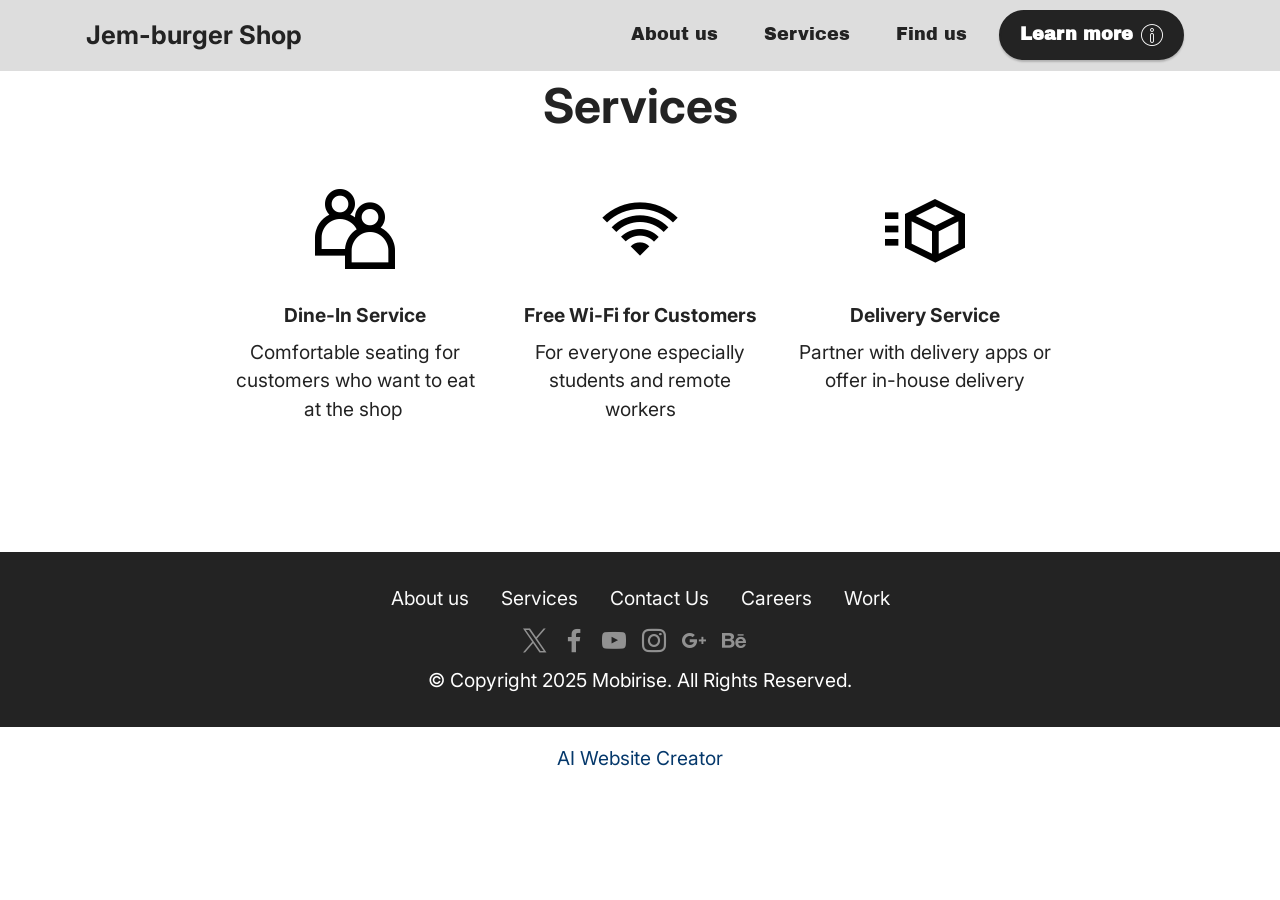
<file: page3.html>
<!DOCTYPE html>
<html  >
<head>
  <!-- Site made with Mobirise Website Builder v6.1.12, https://mobirise.com -->
  <meta charset="UTF-8">
  <meta http-equiv="X-UA-Compatible" content="IE=edge">
  <meta name="generator" content="Mobirise v6.1.12, mobirise.com">
  <meta name="viewport" content="width=device-width, initial-scale=1, minimum-scale=1">
  <link rel="shortcut icon" href="assets/images/logo.png" type="image/x-icon">
  <meta name="description" content="">
  
  
  <title>services</title>
  <link rel="stylesheet" href="assets/web/assets/mobirise-icons/mobirise-icons.css">
  <link rel="stylesheet" href="assets/web/assets/mobirise-icons2/mobirise2.css">
  <link rel="stylesheet" href="assets/bootstrap/css/bootstrap.min.css">
  <link rel="stylesheet" href="assets/dropdown/css/style.css">
  <link rel="stylesheet" href="assets/socicon/css/styles.css">
  <link rel="stylesheet" href="assets/theme/css/style.css">
  <link rel="preload" href="https://fonts.googleapis.com/css?family=Inter:100,200,300,400,500,600,700,800,900,100i,200i,300i,400i,500i,600i,700i,800i,900i&display=swap" as="style" onload="this.onload=null;this.rel='stylesheet'">
  <noscript><link rel="stylesheet" href="https://fonts.googleapis.com/css?family=Inter:100,200,300,400,500,600,700,800,900,100i,200i,300i,400i,500i,600i,700i,800i,900i&display=swap"></noscript>
  <link rel="preload" href="https://fonts.googleapis.com/css?family=Archivo+Black:400&display=swap" as="style" onload="this.onload=null;this.rel='stylesheet'">
  <noscript><link rel="stylesheet" href="https://fonts.googleapis.com/css?family=Archivo+Black:400&display=swap"></noscript>
  <link rel="preload" as="style" href="assets/mobirise/css/mbr-additional.css?v=nfafkR"><link rel="stylesheet" href="assets/mobirise/css/mbr-additional.css?v=nfafkR" type="text/css">

  
  
  
</head>
<body>
  
  <section data-bs-version="5.1" class="menu menu2 cid-vgTEAyiIHz" once="menu" id="menu2-u">
    
    <nav class="navbar navbar-dropdown navbar-fixed-top navbar-expand-lg">
        <div class="container">
            <div class="navbar-brand">
                
                <span class="navbar-caption-wrap"><a class="navbar-caption text-black display-5" href="https://mobiri.se">Jem-burger Shop</a></span>
            </div>
            <button class="navbar-toggler" type="button" data-toggle="collapse" data-bs-toggle="collapse" data-target="#navbarSupportedContent" data-bs-target="#navbarSupportedContent" aria-controls="navbarNavAltMarkup" aria-expanded="false" aria-label="Toggle navigation">
                <div class="hamburger">
                    <span></span>
                    <span></span>
                    <span></span>
                    <span></span>
                </div>
            </button>
            <div class="collapse navbar-collapse" id="navbarSupportedContent">
                <ul class="navbar-nav nav-dropdown" data-app-modern-menu="true"><li class="nav-item"><a class="nav-link link text-black text-primary display-4" href="page4.html">About us</a></li>
                    <li class="nav-item"><a class="nav-link link text-black text-primary display-4" href="page3.html">
                            Services</a></li>
                    <li class="nav-item"><a class="nav-link link text-black text-primary display-4" href="page1.html">Find us</a>
                    </li></ul>
                
                <div class="navbar-buttons mbr-section-btn"><a class="btn btn-black display-4" href="page6.html"><span class="mbri-info mbr-iconfont mbr-iconfont-btn"></span>Learn more</a></div>
            </div>
        </div>
    </nav>
</section>

<section data-bs-version="5.1" class="features25 cid-vgU0EFcrPr" id="features1-1h">
    

    
    
    <div class="container">
        <div class="row mb-5">
            <div class="col-12">
                <h3 class="mbr-section-title mbr-fonts-style align-center mb-2 display-2">
                    <strong>Services</strong></h3>
                
            </div>
        </div>
        <div class="row">
            <div class="item features-without-image mb-5 col-12 col-md-3 active">
                <div class="item-wrapper align-center">
                    <div class="iconfont-wrapper">
                        <span class="mbr-iconfont mobi-mbri-users mobi-mbri"></span>
                    </div>
                    <h5 class="card-title mbr-fonts-style display-7"><strong>Dine-In Service</strong></h5>
                    <p class="card-text mbr-fonts-style mb-0 display-7">Comfortable seating for customers who want to eat at the shop&nbsp;</p>
                </div>
            </div><div class="item features-without-image mb-5 col-12 col-md-3">
                <div class="item-wrapper align-center">
                    <div class="card-box">
                        <div class="iconfont-wrapper">
                            <span class="mbr-iconfont mobi-mbri-wifi mobi-mbri"></span>
                        </div>
                        <h5 class="card-title mbr-fonts-style display-7"><strong>Free Wi-Fi for Customers</strong></h5>
                        <p class="card-text mbr-fonts-style mb-0 display-7">For everyone especially students and remote workers</p>
                    </div>
                </div>
            </div><div class="item features-without-image mb-5 col-12 col-md-3">
                <div class="item-wrapper align-center">
                    <div class="iconfont-wrapper">
                        <span class="mbr-iconfont mobi-mbri-delivery mobi-mbri"></span>
                    </div>
                    <h5 class="card-title mbr-fonts-style display-7"><strong>Delivery Service</strong></h5>
                    <p class="card-text mbr-fonts-style mb-0 display-7">Partner with delivery apps or offer in-house delivery</p>
                </div>
            </div>
            
            
        </div>
    </div>
</section>

<section data-bs-version="5.1" class="footer3 cid-vgTxzWe7JE" once="footers" id="footer3-p">

    

    

    <div class="container">
        <div class="media-container-row align-center mbr-white">
            <div class="row row-links">
                <ul class="foot-menu">
                    
                    
                    
                    
                    
                <li class="foot-menu-item mbr-fonts-style display-7">
                        <a class="text-white" href="#" target="_blank">About us</a>
                    </li><li class="foot-menu-item mbr-fonts-style display-7">
                        <a class="text-white" href="#" target="_blank">Services</a>
                    </li><li class="foot-menu-item mbr-fonts-style display-7">
                        <a class="text-white" href="#" target="_blank">Contact Us</a>
                    </li><li class="foot-menu-item mbr-fonts-style display-7">
                        <a class="text-white" href="#" target="_blank">Careers</a>
                    </li><li class="foot-menu-item mbr-fonts-style display-7">
                        <a class="text-white" href="#" target="_blank">Work</a>
                    </li></ul>
            </div>
            <div class="row social-row">
                <div class="social-list align-right pb-2">
                    
                    
                    
                    
                    
                    
                <div class="soc-item">
                        <a href="https://twitter.com/mobirise" target="_blank">
                            <span class="socicon-twitter socicon mbr-iconfont mbr-iconfont-social"></span>
                        </a>
                    </div><div class="soc-item">
                        <a href="https://www.facebook.com/pages/Mobirise/1616226671953247" target="_blank">
                            <span class="socicon-facebook socicon mbr-iconfont mbr-iconfont-social"></span>
                        </a>
                    </div><div class="soc-item">
                        <a href="https://www.youtube.com/c/mobirise" target="_blank">
                            <span class="socicon-youtube socicon mbr-iconfont mbr-iconfont-social"></span>
                        </a>
                    </div><div class="soc-item">
                        <a href="https://instagram.com/mobirise" target="_blank">
                            <span class="socicon-instagram socicon mbr-iconfont mbr-iconfont-social"></span>
                        </a>
                    </div><div class="soc-item">
                        <a href="https://plus.google.com/u/0/+Mobirise" target="_blank">
                            <span class="socicon-googleplus socicon mbr-iconfont mbr-iconfont-social"></span>
                        </a>
                    </div><div class="soc-item">
                        <a href="https://www.behance.net/Mobirise" target="_blank">
                            <span class="socicon-behance socicon mbr-iconfont mbr-iconfont-social"></span>
                        </a>
                    </div></div>
            </div>
            <div class="row row-copirayt">
                <p class="mbr-text mb-0 mbr-fonts-style mbr-white align-center display-7">
                    © Copyright 2025 Mobirise. All Rights Reserved.
                </p>
            </div>
        </div>
    </div>
</section><section class="display-7" style="padding: 0;align-items: center;justify-content: center;flex-wrap: wrap;    align-content: center;display: flex;position: relative;height: 4rem;"><a href="https://mobiri.se/4681737" style="flex: 1 1;height: 4rem;position: absolute;width: 100%;z-index: 1;"><img alt="" style="height: 4rem;" src="[data-uri]"></a><p style="margin: 0;text-align: center;" class="display-7">&#8204;</p><a style="z-index:1" href="https://mobirise.com/builder/ai-website-creator.html">AI Website Creator</a></section><script src="assets/bootstrap/js/bootstrap.bundle.min.js"></script>  <script src="assets/smoothscroll/smooth-scroll.js"></script>  <script src="assets/ytplayer/index.js"></script>  <script src="assets/dropdown/js/navbar-dropdown.js"></script>  <script src="assets/theme/js/script.js"></script>  
  
  
</body>
</html>
</file>
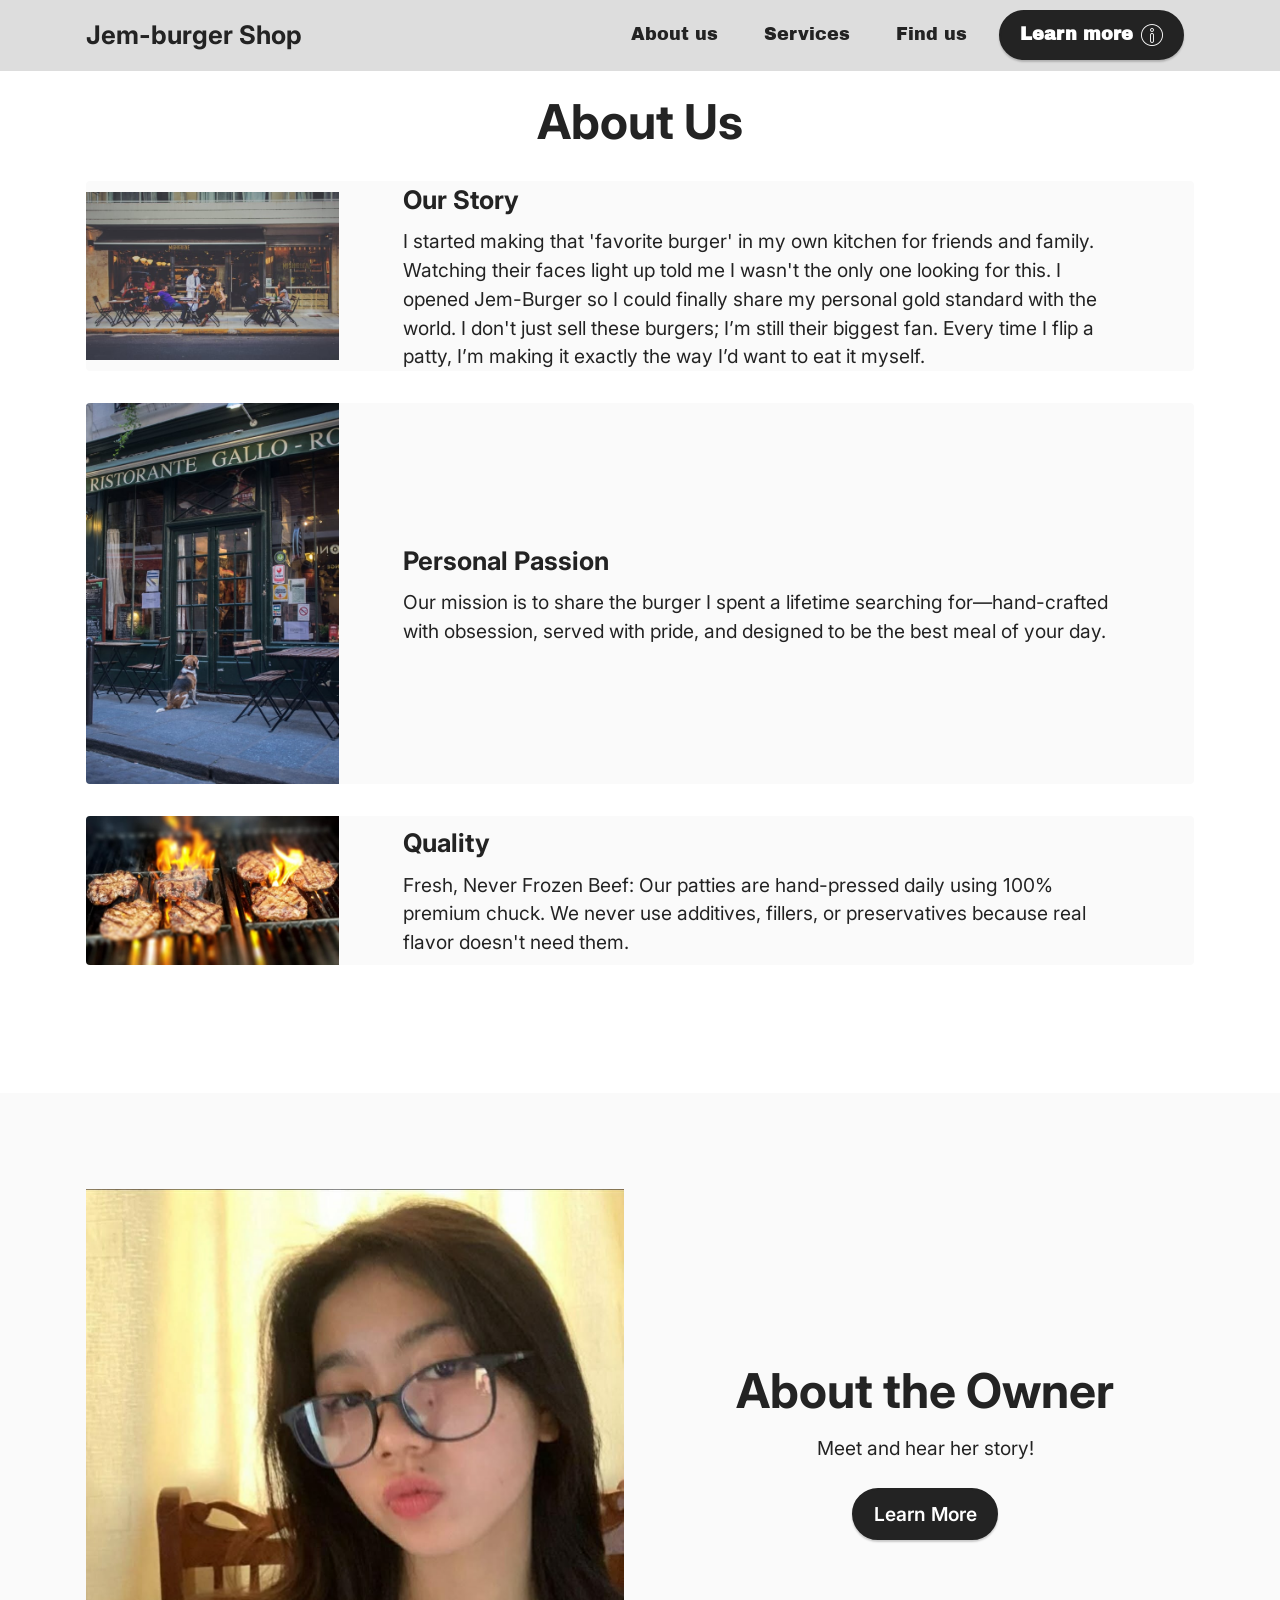
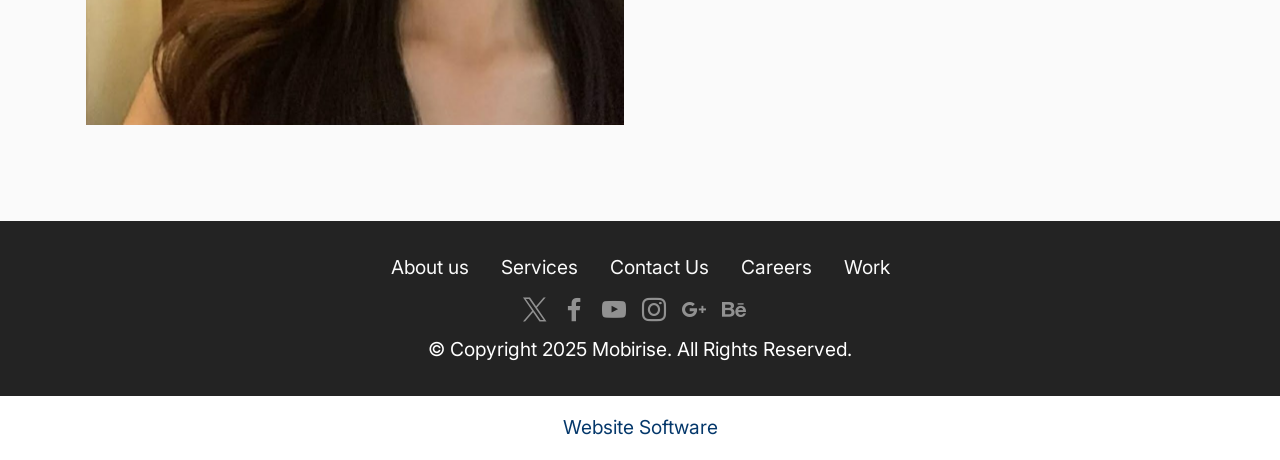
<file: page4.html>
<!DOCTYPE html>
<html  >
<head>
  <!-- Site made with Mobirise Website Builder v6.1.12, https://mobirise.com -->
  <meta charset="UTF-8">
  <meta http-equiv="X-UA-Compatible" content="IE=edge">
  <meta name="generator" content="Mobirise v6.1.12, mobirise.com">
  <meta name="viewport" content="width=device-width, initial-scale=1, minimum-scale=1">
  <link rel="shortcut icon" href="assets/images/logo.png" type="image/x-icon">
  <meta name="description" content="">
  
  
  <title>about us</title>
  <link rel="stylesheet" href="assets/web/assets/mobirise-icons/mobirise-icons.css">
  <link rel="stylesheet" href="assets/bootstrap/css/bootstrap.min.css">
  <link rel="stylesheet" href="assets/dropdown/css/style.css">
  <link rel="stylesheet" href="assets/socicon/css/styles.css">
  <link rel="stylesheet" href="assets/theme/css/style.css">
  <link rel="preload" href="https://fonts.googleapis.com/css?family=Inter:100,200,300,400,500,600,700,800,900,100i,200i,300i,400i,500i,600i,700i,800i,900i&display=swap" as="style" onload="this.onload=null;this.rel='stylesheet'">
  <noscript><link rel="stylesheet" href="https://fonts.googleapis.com/css?family=Inter:100,200,300,400,500,600,700,800,900,100i,200i,300i,400i,500i,600i,700i,800i,900i&display=swap"></noscript>
  <link rel="preload" href="https://fonts.googleapis.com/css?family=Archivo+Black:400&display=swap" as="style" onload="this.onload=null;this.rel='stylesheet'">
  <noscript><link rel="stylesheet" href="https://fonts.googleapis.com/css?family=Archivo+Black:400&display=swap"></noscript>
  <link rel="preload" as="style" href="assets/mobirise/css/mbr-additional.css?v=VgdYI1"><link rel="stylesheet" href="assets/mobirise/css/mbr-additional.css?v=VgdYI1" type="text/css">

  
  
  
</head>
<body>
  
  <section data-bs-version="5.1" class="menu menu2 cid-vgTEAyiIHz" once="menu" id="menu2-u">
    
    <nav class="navbar navbar-dropdown navbar-fixed-top navbar-expand-lg">
        <div class="container">
            <div class="navbar-brand">
                
                <span class="navbar-caption-wrap"><a class="navbar-caption text-black display-5" href="https://mobiri.se">Jem-burger Shop</a></span>
            </div>
            <button class="navbar-toggler" type="button" data-toggle="collapse" data-bs-toggle="collapse" data-target="#navbarSupportedContent" data-bs-target="#navbarSupportedContent" aria-controls="navbarNavAltMarkup" aria-expanded="false" aria-label="Toggle navigation">
                <div class="hamburger">
                    <span></span>
                    <span></span>
                    <span></span>
                    <span></span>
                </div>
            </button>
            <div class="collapse navbar-collapse" id="navbarSupportedContent">
                <ul class="navbar-nav nav-dropdown" data-app-modern-menu="true"><li class="nav-item"><a class="nav-link link text-black text-primary display-4" href="page4.html">About us</a></li>
                    <li class="nav-item"><a class="nav-link link text-black text-primary display-4" href="page3.html">
                            Services</a></li>
                    <li class="nav-item"><a class="nav-link link text-black text-primary display-4" href="page1.html">Find us</a>
                    </li></ul>
                
                <div class="navbar-buttons mbr-section-btn"><a class="btn btn-black display-4" href="page6.html"><span class="mbri-info mbr-iconfont mbr-iconfont-btn"></span>Learn more</a></div>
            </div>
        </div>
    </nav>
</section>

<section data-bs-version="5.1" class="features11 cid-vgTYGykzxD" id="features11-1d">
    <!---->
    

    
    
    <div class="container">
        <div class="title">
            <h3 class="mbr-section-title mbr-fonts-style mb-4 display-2">
                <strong>About Us</strong></h3>
            
        </div>
        <div class="item features-image">
            <div class="item-wrapper">
                <div class="row align-items-center">
                    <div class="col-12 col-md-3">
                        <div class="image-wrapper">
                            <img src="assets/images/mbr-2-596x397.jpg" alt="Mobirise Website Builder" title="">
                        </div>
                    </div>
                    <div class="col-12 col-md">
                        <div class="card-box">
                            <div class="row">
                                <div class="col-12">
                                    <div class="top-line">
                                        <h4 class="card-title mbr-fonts-style display-5"><strong>Our Story</strong></h4>
                                        <p class="cost mbr-fonts-style display-5"></p>
                                    </div>
                                </div>
                                <div class="col-12">
                                    <div class="bottom-line">
                                        <p class="mbr-text mbr-fonts-style m-0 display-7">I started making that 'favorite burger' in my own kitchen for friends and family. Watching their faces light up told me I wasn't the only one looking for this. I opened Jem-Burger so I could finally share my personal gold standard with the world. I don't just sell these burgers; I’m still their biggest fan. Every time I flip a patty, I’m making it exactly the way I’d want to eat it myself.</p>
                                    </div>
                                </div>
                            </div>
                        </div>
                    </div>
                </div>
            </div>
        </div>
        <div class="item features-image">
            <div class="item-wrapper">
                <div class="row align-items-center">
                    <div class="col-12 col-md-3">
                        <div class="image-wrapper">
                            <img src="assets/images/mbr-596x898.jpg" alt="Mobirise Website Builder" title="">
                        </div>
                    </div>
                    <div class="col-12 col-md">
                        <div class="card-box">
                            <div class="row">
                                <div class="col-12">
                                    <div class="top-line">
                                        <h4 class="card-title mbr-fonts-style display-5"><strong>Personal Passion</strong></h4>
                                        <p class="cost mbr-fonts-style display-5"></p>
                                    </div>
                                </div>
                                <div class="col-12">
                                    <div class="bottom-line">
                                        <p class="mbr-text mbr-fonts-style m-0 display-7">Our mission is to share the burger I spent a lifetime searching for—hand-crafted with obsession, served with pride, and designed to be the best meal of your day.</p>
                                    </div>
                                </div>
                            </div>
                        </div>
                    </div>
                </div>
            </div>
        </div>
        <div class="item features-image mb-4 col-12 col-md-">
            <div class="item-wrapper">
                <div class="row align-items-center">
                    <div class="col-12 col-md-3">
                        <div class="image-wrapper">
                            <img src="assets/images/mbr-596x350.jpg" alt="Mobirise Website Builder" title="">
                        </div>
                    </div>
                    <div class="col-12 col-md">
                        <div class="card-box">
                            <div class="row">
                                <div class="col-12">
                                    <div class="top-line">
                                        <h4 class="card-title mbr-fonts-style display-5"><strong>Quality</strong></h4>
                                        <p class="cost mbr-fonts-style display-5"></p>
                                    </div>
                                </div>
                                <div class="col-12">
                                    <div class="bottom-line">
                                        <p class="mbr-text mbr-fonts-style m-0 display-7">Fresh, Never Frozen Beef: Our patties are hand-pressed daily using 100% premium chuck. We never use additives, fillers, or preservatives because real flavor doesn't need them.</p>
                                    </div>
                                </div>
                            </div>
                        </div>
                    </div>
                </div>
            </div>
        </div>
    </div>
</section>

<section data-bs-version="5.1" class="header11 cid-vgU4VAiG3T" id="header11-1l">

    

    
    

    <div class="container">
        <div class="row justify-content-center">
            <div class="col-12 col-md-6 image-wrapper">
                <img class="w-100" src="assets/images/668305695-1475180871004400-514696678430955959-n-1080x1077.jpg" alt="Mobirise Website Builder">
            </div>
            <div class="col-12 col-md">
                <div class="text-wrapper text-center">
                    <h1 class="mbr-section-title mbr-fonts-style mb-3 display-2">
                        <strong>About the Owner</strong></h1>
                    <p class="mbr-text mbr-fonts-style display-7">Meet and hear her story!</p>
                    <div class="mbr-section-btn mt-3"><a class="btn btn-black display-7" href="https://mobiri.se">Learn More</a></div>
                </div>
            </div>
        </div>
    </div>
</section>

<section data-bs-version="5.1" class="footer3 cid-vgTxzWe7JE" once="footers" id="footer3-p">

    

    

    <div class="container">
        <div class="media-container-row align-center mbr-white">
            <div class="row row-links">
                <ul class="foot-menu">
                    
                    
                    
                    
                    
                <li class="foot-menu-item mbr-fonts-style display-7">
                        <a class="text-white" href="#" target="_blank">About us</a>
                    </li><li class="foot-menu-item mbr-fonts-style display-7">
                        <a class="text-white" href="#" target="_blank">Services</a>
                    </li><li class="foot-menu-item mbr-fonts-style display-7">
                        <a class="text-white" href="#" target="_blank">Contact Us</a>
                    </li><li class="foot-menu-item mbr-fonts-style display-7">
                        <a class="text-white" href="#" target="_blank">Careers</a>
                    </li><li class="foot-menu-item mbr-fonts-style display-7">
                        <a class="text-white" href="#" target="_blank">Work</a>
                    </li></ul>
            </div>
            <div class="row social-row">
                <div class="social-list align-right pb-2">
                    
                    
                    
                    
                    
                    
                <div class="soc-item">
                        <a href="https://twitter.com/mobirise" target="_blank">
                            <span class="socicon-twitter socicon mbr-iconfont mbr-iconfont-social"></span>
                        </a>
                    </div><div class="soc-item">
                        <a href="https://www.facebook.com/pages/Mobirise/1616226671953247" target="_blank">
                            <span class="socicon-facebook socicon mbr-iconfont mbr-iconfont-social"></span>
                        </a>
                    </div><div class="soc-item">
                        <a href="https://www.youtube.com/c/mobirise" target="_blank">
                            <span class="socicon-youtube socicon mbr-iconfont mbr-iconfont-social"></span>
                        </a>
                    </div><div class="soc-item">
                        <a href="https://instagram.com/mobirise" target="_blank">
                            <span class="socicon-instagram socicon mbr-iconfont mbr-iconfont-social"></span>
                        </a>
                    </div><div class="soc-item">
                        <a href="https://plus.google.com/u/0/+Mobirise" target="_blank">
                            <span class="socicon-googleplus socicon mbr-iconfont mbr-iconfont-social"></span>
                        </a>
                    </div><div class="soc-item">
                        <a href="https://www.behance.net/Mobirise" target="_blank">
                            <span class="socicon-behance socicon mbr-iconfont mbr-iconfont-social"></span>
                        </a>
                    </div></div>
            </div>
            <div class="row row-copirayt">
                <p class="mbr-text mb-0 mbr-fonts-style mbr-white align-center display-7">
                    © Copyright 2025 Mobirise. All Rights Reserved.
                </p>
            </div>
        </div>
    </div>
</section><section class="display-7" style="padding: 0;align-items: center;justify-content: center;flex-wrap: wrap;    align-content: center;display: flex;position: relative;height: 4rem;"><a href="https://mobiri.se/4681737" style="flex: 1 1;height: 4rem;position: absolute;width: 100%;z-index: 1;"><img alt="" style="height: 4rem;" src="[data-uri]"></a><p style="margin: 0;text-align: center;" class="display-7">&#8204;</p><a style="z-index:1" href="https://mobirise.com"> Website Software</a></section><script src="assets/bootstrap/js/bootstrap.bundle.min.js"></script>  <script src="assets/smoothscroll/smooth-scroll.js"></script>  <script src="assets/ytplayer/index.js"></script>  <script src="assets/dropdown/js/navbar-dropdown.js"></script>  <script src="assets/theme/js/script.js"></script>  
  
  
</body>
</html>
</file>
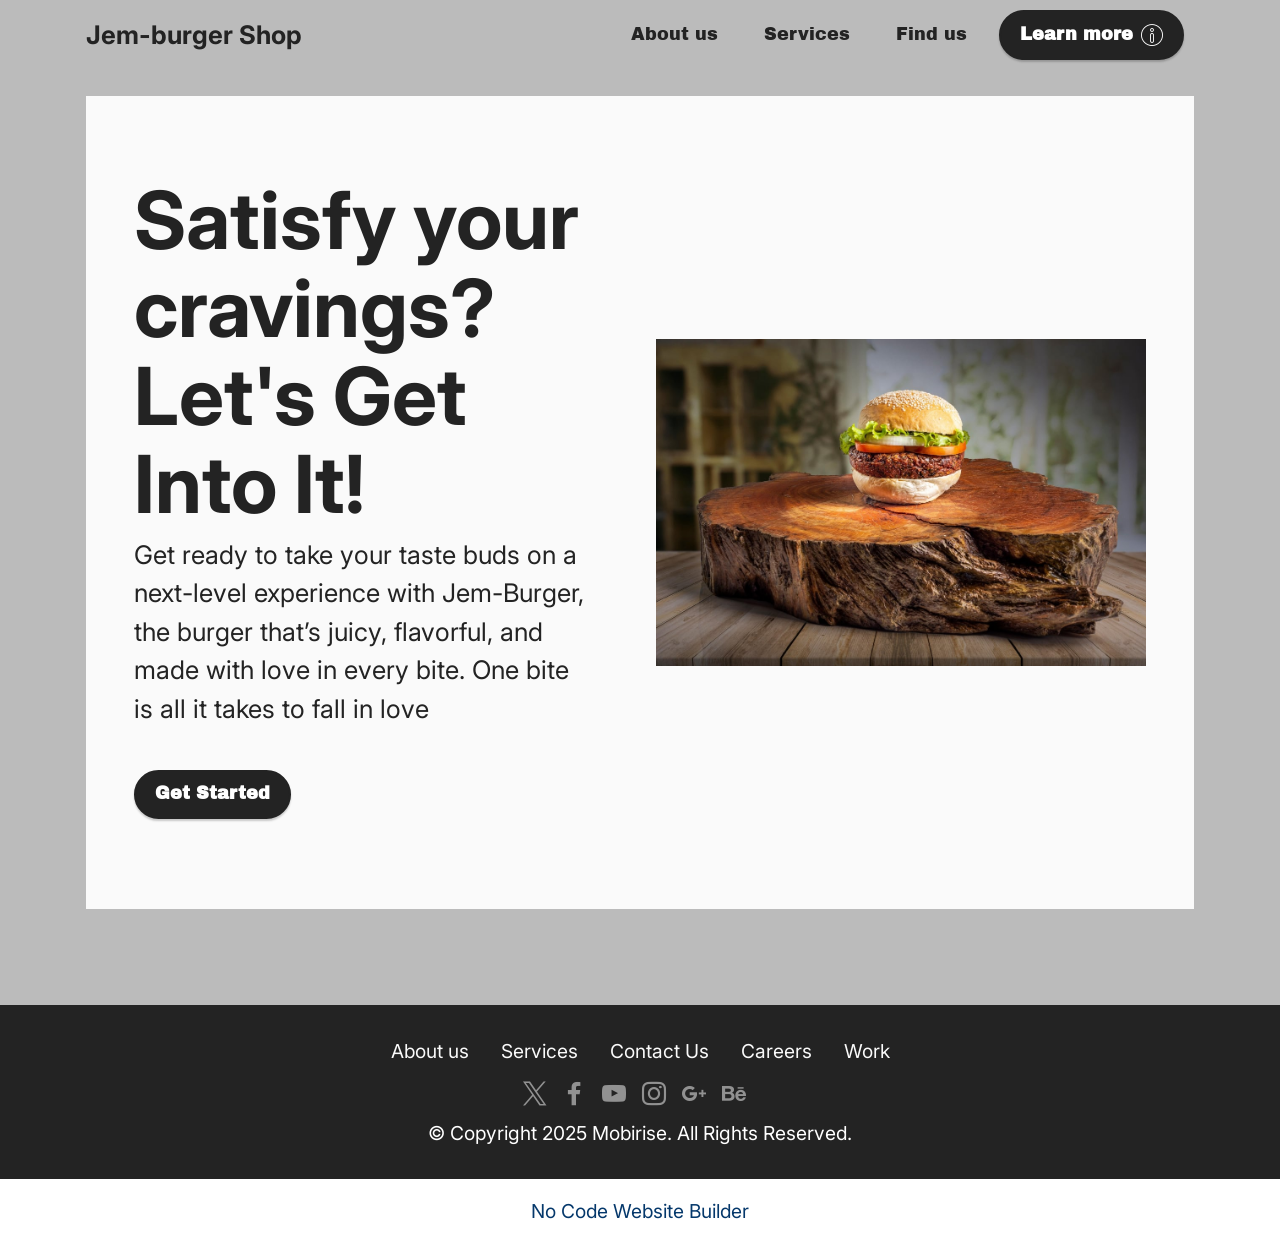
<file: page5.html>
<!DOCTYPE html>
<html  >
<head>
  <!-- Site made with Mobirise Website Builder v6.1.12, https://mobirise.com -->
  <meta charset="UTF-8">
  <meta http-equiv="X-UA-Compatible" content="IE=edge">
  <meta name="generator" content="Mobirise v6.1.12, mobirise.com">
  <meta name="viewport" content="width=device-width, initial-scale=1, minimum-scale=1">
  <link rel="shortcut icon" href="assets/images/logo.png" type="image/x-icon">
  <meta name="description" content="">
  
  
  <title>intro</title>
  <link rel="stylesheet" href="assets/web/assets/mobirise-icons/mobirise-icons.css">
  <link rel="stylesheet" href="assets/bootstrap/css/bootstrap.min.css">
  <link rel="stylesheet" href="assets/dropdown/css/style.css">
  <link rel="stylesheet" href="assets/socicon/css/styles.css">
  <link rel="stylesheet" href="assets/theme/css/style.css">
  <link rel="preload" href="https://fonts.googleapis.com/css?family=Inter:100,200,300,400,500,600,700,800,900,100i,200i,300i,400i,500i,600i,700i,800i,900i&display=swap" as="style" onload="this.onload=null;this.rel='stylesheet'">
  <noscript><link rel="stylesheet" href="https://fonts.googleapis.com/css?family=Inter:100,200,300,400,500,600,700,800,900,100i,200i,300i,400i,500i,600i,700i,800i,900i&display=swap"></noscript>
  <link rel="preload" href="https://fonts.googleapis.com/css?family=Archivo+Black:400&display=swap" as="style" onload="this.onload=null;this.rel='stylesheet'">
  <noscript><link rel="stylesheet" href="https://fonts.googleapis.com/css?family=Archivo+Black:400&display=swap"></noscript>
  <link rel="preload" as="style" href="assets/mobirise/css/mbr-additional.css?v=tfCziC"><link rel="stylesheet" href="assets/mobirise/css/mbr-additional.css?v=tfCziC" type="text/css">

  
  
  
</head>
<body>
  
  <section data-bs-version="5.1" class="menu menu2 cid-vgTEAyiIHz" once="menu" id="menu2-u">
    
    <nav class="navbar navbar-dropdown navbar-fixed-top navbar-expand-lg">
        <div class="container">
            <div class="navbar-brand">
                
                <span class="navbar-caption-wrap"><a class="navbar-caption text-black display-5" href="https://mobiri.se">Jem-burger Shop</a></span>
            </div>
            <button class="navbar-toggler" type="button" data-toggle="collapse" data-bs-toggle="collapse" data-target="#navbarSupportedContent" data-bs-target="#navbarSupportedContent" aria-controls="navbarNavAltMarkup" aria-expanded="false" aria-label="Toggle navigation">
                <div class="hamburger">
                    <span></span>
                    <span></span>
                    <span></span>
                    <span></span>
                </div>
            </button>
            <div class="collapse navbar-collapse" id="navbarSupportedContent">
                <ul class="navbar-nav nav-dropdown" data-app-modern-menu="true"><li class="nav-item"><a class="nav-link link text-black text-primary display-4" href="page4.html">About us</a></li>
                    <li class="nav-item"><a class="nav-link link text-black text-primary display-4" href="page3.html">
                            Services</a></li>
                    <li class="nav-item"><a class="nav-link link text-black text-primary display-4" href="page1.html">Find us</a>
                    </li></ul>
                
                <div class="navbar-buttons mbr-section-btn"><a class="btn btn-black display-4" href="page6.html"><span class="mbri-info mbr-iconfont mbr-iconfont-btn"></span>Learn more</a></div>
            </div>
        </div>
    </nav>
</section>

<section data-bs-version="5.1" class="features16 cid-vgTGvakr9L" id="features16-x">

    

    
    
    <div class="container">
        <div class="content-wrapper">
            <div class="row align-items-center">
                <div class="col-12 col-lg">
                    <div class="text-wrapper">
                        <h6 class="card-title mbr-fonts-style display-1">
                            <strong>Satisfy your cravings?</strong><br><strong>Let's Get Into It!</strong></h6>
                        <p class="mbr-text mbr-fonts-style mb-4 display-5">
                            Get ready to take your taste buds on a next-level experience with Jem-Burger, the burger that’s juicy, flavorful, and made with love in every bite. One bite is all it takes to fall in love</p>
                        <div class="mbr-section-btn mt-3"><a class="btn btn-black display-4" href="page10.html">Get Started</a></div>
                    </div>
                </div>
                <div class="col-12 col-lg-6">
                    <div class="image-wrapper">
                        <img src="assets/images/mbr-1160x773.jpg" alt="Mobirise Website Builder">
                    </div>
                </div>
            </div>
        </div>
    </div>
</section>

<section data-bs-version="5.1" class="footer3 cid-vgTxzWe7JE" once="footers" id="footer3-p">

    

    

    <div class="container">
        <div class="media-container-row align-center mbr-white">
            <div class="row row-links">
                <ul class="foot-menu">
                    
                    
                    
                    
                    
                <li class="foot-menu-item mbr-fonts-style display-7">
                        <a class="text-white" href="#" target="_blank">About us</a>
                    </li><li class="foot-menu-item mbr-fonts-style display-7">
                        <a class="text-white" href="#" target="_blank">Services</a>
                    </li><li class="foot-menu-item mbr-fonts-style display-7">
                        <a class="text-white" href="#" target="_blank">Contact Us</a>
                    </li><li class="foot-menu-item mbr-fonts-style display-7">
                        <a class="text-white" href="#" target="_blank">Careers</a>
                    </li><li class="foot-menu-item mbr-fonts-style display-7">
                        <a class="text-white" href="#" target="_blank">Work</a>
                    </li></ul>
            </div>
            <div class="row social-row">
                <div class="social-list align-right pb-2">
                    
                    
                    
                    
                    
                    
                <div class="soc-item">
                        <a href="https://twitter.com/mobirise" target="_blank">
                            <span class="socicon-twitter socicon mbr-iconfont mbr-iconfont-social"></span>
                        </a>
                    </div><div class="soc-item">
                        <a href="https://www.facebook.com/pages/Mobirise/1616226671953247" target="_blank">
                            <span class="socicon-facebook socicon mbr-iconfont mbr-iconfont-social"></span>
                        </a>
                    </div><div class="soc-item">
                        <a href="https://www.youtube.com/c/mobirise" target="_blank">
                            <span class="socicon-youtube socicon mbr-iconfont mbr-iconfont-social"></span>
                        </a>
                    </div><div class="soc-item">
                        <a href="https://instagram.com/mobirise" target="_blank">
                            <span class="socicon-instagram socicon mbr-iconfont mbr-iconfont-social"></span>
                        </a>
                    </div><div class="soc-item">
                        <a href="https://plus.google.com/u/0/+Mobirise" target="_blank">
                            <span class="socicon-googleplus socicon mbr-iconfont mbr-iconfont-social"></span>
                        </a>
                    </div><div class="soc-item">
                        <a href="https://www.behance.net/Mobirise" target="_blank">
                            <span class="socicon-behance socicon mbr-iconfont mbr-iconfont-social"></span>
                        </a>
                    </div></div>
            </div>
            <div class="row row-copirayt">
                <p class="mbr-text mb-0 mbr-fonts-style mbr-white align-center display-7">
                    © Copyright 2025 Mobirise. All Rights Reserved.
                </p>
            </div>
        </div>
    </div>
</section><section class="display-7" style="padding: 0;align-items: center;justify-content: center;flex-wrap: wrap;    align-content: center;display: flex;position: relative;height: 4rem;"><a href="https://mobiri.se/4681737" style="flex: 1 1;height: 4rem;position: absolute;width: 100%;z-index: 1;"><img alt="" style="height: 4rem;" src="[data-uri]"></a><p style="margin: 0;text-align: center;" class="display-7">&#8204;</p><a style="z-index:1" href="https://mobirise.com/builder/no-code-website-builder.html">No Code Website Builder</a></section><script src="assets/bootstrap/js/bootstrap.bundle.min.js"></script>  <script src="assets/smoothscroll/smooth-scroll.js"></script>  <script src="assets/ytplayer/index.js"></script>  <script src="assets/dropdown/js/navbar-dropdown.js"></script>  <script src="assets/theme/js/script.js"></script>  
  
  
</body>
</html>
</file>
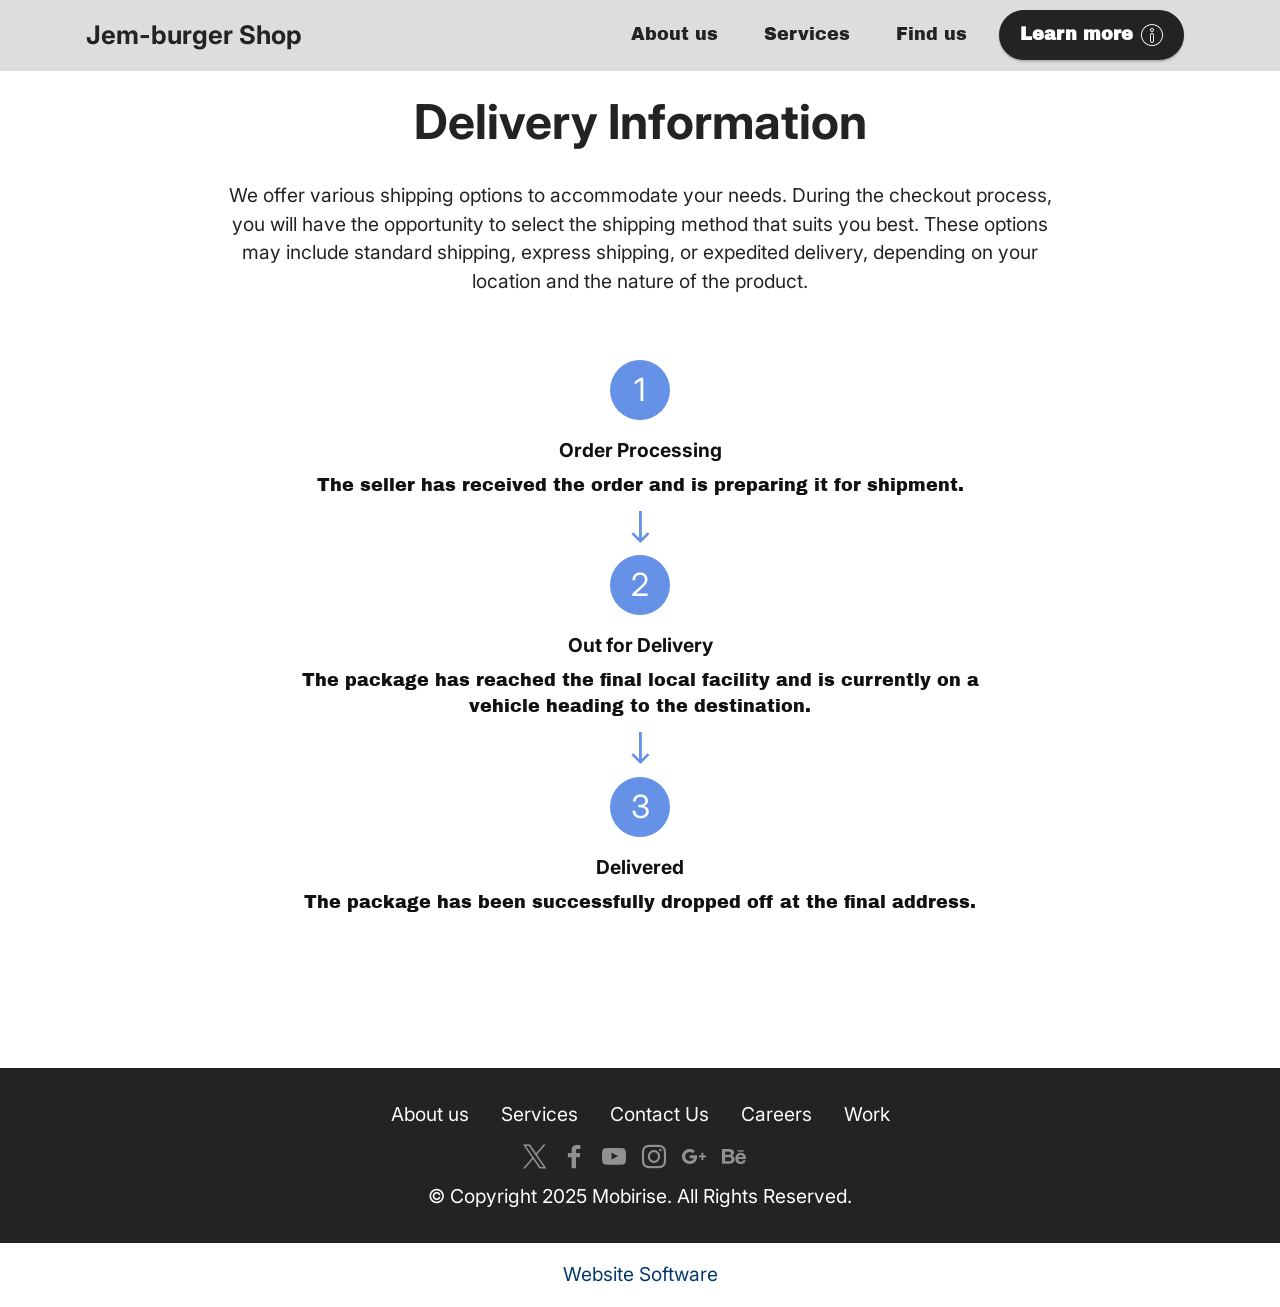
<file: page6.html>
<!DOCTYPE html>
<html  >
<head>
  <!-- Site made with Mobirise Website Builder v6.1.12, https://mobirise.com -->
  <meta charset="UTF-8">
  <meta http-equiv="X-UA-Compatible" content="IE=edge">
  <meta name="generator" content="Mobirise v6.1.12, mobirise.com">
  <meta name="viewport" content="width=device-width, initial-scale=1, minimum-scale=1">
  <link rel="shortcut icon" href="assets/images/logo.png" type="image/x-icon">
  <meta name="description" content="">
  
  
  <title>delivery info</title>
  <link rel="stylesheet" href="assets/web/assets/mobirise-icons2/mobirise2.css">
  <link rel="stylesheet" href="assets/web/assets/mobirise-icons/mobirise-icons.css">
  <link rel="stylesheet" href="assets/bootstrap/css/bootstrap.min.css">
  <link rel="stylesheet" href="assets/dropdown/css/style.css">
  <link rel="stylesheet" href="assets/socicon/css/styles.css">
  <link rel="stylesheet" href="assets/theme/css/style.css">
  <link rel="preload" href="https://fonts.googleapis.com/css?family=Inter:100,200,300,400,500,600,700,800,900,100i,200i,300i,400i,500i,600i,700i,800i,900i&display=swap" as="style" onload="this.onload=null;this.rel='stylesheet'">
  <noscript><link rel="stylesheet" href="https://fonts.googleapis.com/css?family=Inter:100,200,300,400,500,600,700,800,900,100i,200i,300i,400i,500i,600i,700i,800i,900i&display=swap"></noscript>
  <link rel="preload" href="https://fonts.googleapis.com/css?family=Archivo+Black:400&display=swap" as="style" onload="this.onload=null;this.rel='stylesheet'">
  <noscript><link rel="stylesheet" href="https://fonts.googleapis.com/css?family=Archivo+Black:400&display=swap"></noscript>
  <link rel="preload" as="style" href="assets/mobirise/css/mbr-additional.css?v=2trH28"><link rel="stylesheet" href="assets/mobirise/css/mbr-additional.css?v=2trH28" type="text/css">

  
  
  
</head>
<body>
  
  <section data-bs-version="5.1" class="menu menu2 cid-vgTEAyiIHz" once="menu" id="menu2-u">
    
    <nav class="navbar navbar-dropdown navbar-fixed-top navbar-expand-lg">
        <div class="container">
            <div class="navbar-brand">
                
                <span class="navbar-caption-wrap"><a class="navbar-caption text-black display-5" href="https://mobiri.se">Jem-burger Shop</a></span>
            </div>
            <button class="navbar-toggler" type="button" data-toggle="collapse" data-bs-toggle="collapse" data-target="#navbarSupportedContent" data-bs-target="#navbarSupportedContent" aria-controls="navbarNavAltMarkup" aria-expanded="false" aria-label="Toggle navigation">
                <div class="hamburger">
                    <span></span>
                    <span></span>
                    <span></span>
                    <span></span>
                </div>
            </button>
            <div class="collapse navbar-collapse" id="navbarSupportedContent">
                <ul class="navbar-nav nav-dropdown" data-app-modern-menu="true"><li class="nav-item"><a class="nav-link link text-black text-primary display-4" href="page4.html">About us</a></li>
                    <li class="nav-item"><a class="nav-link link text-black text-primary display-4" href="page3.html">
                            Services</a></li>
                    <li class="nav-item"><a class="nav-link link text-black text-primary display-4" href="page1.html">Find us</a>
                    </li></ul>
                
                <div class="navbar-buttons mbr-section-btn"><a class="btn btn-black display-4" href="page6.html"><span class="mbri-info mbr-iconfont mbr-iconfont-btn"></span>Learn more</a></div>
            </div>
        </div>
    </nav>
</section>

<section data-bs-version="5.1" class="features21 cid-vgTVefz3ho" id="features21-1c">

    

    
    
    <div class="container">
        <div class="row justify-content-center">
            <div class="col-md-12 col-lg-9">
                <div class="card-wrapper mb-4">
                    <div class="card-box align-center">
                        <h4 class="card-title mbr-fonts-style mb-4 display-2"><strong>Delivery Information</strong></h4>
                        <p class="mbr-text mbr-fonts-style mb-4 display-7">
                            We offer various shipping options to accommodate your needs. During the checkout process, you will have the opportunity to select the shipping method that suits you best. These options may include standard shipping, express shipping, or expedited delivery, depending on your location and the nature of the product. </p>
                        
                    </div>
                </div>
            </div>
            <div class="col-12 col-md-8">
                <div class="item mbr-flex">
                    <div class="icon-wrap w-100">
                        <div class="icon-box">
                            <span class="step-number mbr-fonts-style display-5">1</span>
                        </div>
                    </div>
                    <div class="text-box">
                        <h4 class="icon-title card-title mbr-black mbr-fonts-style display-7"><strong>Order Processing</strong></h4>
                        <h5 class="icon-text mbr-black mbr-fonts-style display-4">The seller has received the order and is preparing it for shipment.</h5>
                    </div>
                </div>
                <div class="item mbr-flex">
                    <div class="icon-wrap w-100">
                        <div class="icon-box">
                            <span class="step-number mbr-fonts-style display-5">2</span>
                        </div>
                    </div>
                    <div class="text-box">
                        <h4 class="icon-title card-title mbr-black mbr-fonts-style display-7"><strong>Out for Delivery</strong></h4>
                        <h5 class="icon-text mbr-black mbr-fonts-style display-4">The package has reached the final local facility and is currently on a vehicle heading to the destination.</h5>
                    </div>
                </div>
                <div class="item mbr-flex last">
                    <div class="icon-wrap w-100">
                        <div class="icon-box">
                            <span class="step-number mbr-fonts-style display-5">3</span>
                        </div>
                    </div>
                    <div class="text-box">
                        <h4 class="icon-title card-title mbr-black mbr-fonts-style display-7">
                            <strong>Delivered</strong>
                        </h4>
                        <h5 class="icon-text mbr-black mbr-fonts-style display-4">The package has been successfully dropped off at the final address.</h5>
                    </div>
                </div>
                
                
                
                
                
                
                
            </div>
        </div>
    </div>
</section>

<section data-bs-version="5.1" class="footer3 cid-vgTxzWe7JE" once="footers" id="footer3-p">

    

    

    <div class="container">
        <div class="media-container-row align-center mbr-white">
            <div class="row row-links">
                <ul class="foot-menu">
                    
                    
                    
                    
                    
                <li class="foot-menu-item mbr-fonts-style display-7">
                        <a class="text-white" href="#" target="_blank">About us</a>
                    </li><li class="foot-menu-item mbr-fonts-style display-7">
                        <a class="text-white" href="#" target="_blank">Services</a>
                    </li><li class="foot-menu-item mbr-fonts-style display-7">
                        <a class="text-white" href="#" target="_blank">Contact Us</a>
                    </li><li class="foot-menu-item mbr-fonts-style display-7">
                        <a class="text-white" href="#" target="_blank">Careers</a>
                    </li><li class="foot-menu-item mbr-fonts-style display-7">
                        <a class="text-white" href="#" target="_blank">Work</a>
                    </li></ul>
            </div>
            <div class="row social-row">
                <div class="social-list align-right pb-2">
                    
                    
                    
                    
                    
                    
                <div class="soc-item">
                        <a href="https://twitter.com/mobirise" target="_blank">
                            <span class="socicon-twitter socicon mbr-iconfont mbr-iconfont-social"></span>
                        </a>
                    </div><div class="soc-item">
                        <a href="https://www.facebook.com/pages/Mobirise/1616226671953247" target="_blank">
                            <span class="socicon-facebook socicon mbr-iconfont mbr-iconfont-social"></span>
                        </a>
                    </div><div class="soc-item">
                        <a href="https://www.youtube.com/c/mobirise" target="_blank">
                            <span class="socicon-youtube socicon mbr-iconfont mbr-iconfont-social"></span>
                        </a>
                    </div><div class="soc-item">
                        <a href="https://instagram.com/mobirise" target="_blank">
                            <span class="socicon-instagram socicon mbr-iconfont mbr-iconfont-social"></span>
                        </a>
                    </div><div class="soc-item">
                        <a href="https://plus.google.com/u/0/+Mobirise" target="_blank">
                            <span class="socicon-googleplus socicon mbr-iconfont mbr-iconfont-social"></span>
                        </a>
                    </div><div class="soc-item">
                        <a href="https://www.behance.net/Mobirise" target="_blank">
                            <span class="socicon-behance socicon mbr-iconfont mbr-iconfont-social"></span>
                        </a>
                    </div></div>
            </div>
            <div class="row row-copirayt">
                <p class="mbr-text mb-0 mbr-fonts-style mbr-white align-center display-7">
                    © Copyright 2025 Mobirise. All Rights Reserved.
                </p>
            </div>
        </div>
    </div>
</section><section class="display-7" style="padding: 0;align-items: center;justify-content: center;flex-wrap: wrap;    align-content: center;display: flex;position: relative;height: 4rem;"><a href="https://mobiri.se/4681737" style="flex: 1 1;height: 4rem;position: absolute;width: 100%;z-index: 1;"><img alt="" style="height: 4rem;" src="[data-uri]"></a><p style="margin: 0;text-align: center;" class="display-7">&#8204;</p><a style="z-index:1" href="https://mobirise.com"> Website Software</a></section><script src="assets/bootstrap/js/bootstrap.bundle.min.js"></script>  <script src="assets/smoothscroll/smooth-scroll.js"></script>  <script src="assets/ytplayer/index.js"></script>  <script src="assets/dropdown/js/navbar-dropdown.js"></script>  <script src="assets/theme/js/script.js"></script>  
  
  
</body>
</html>
</file>
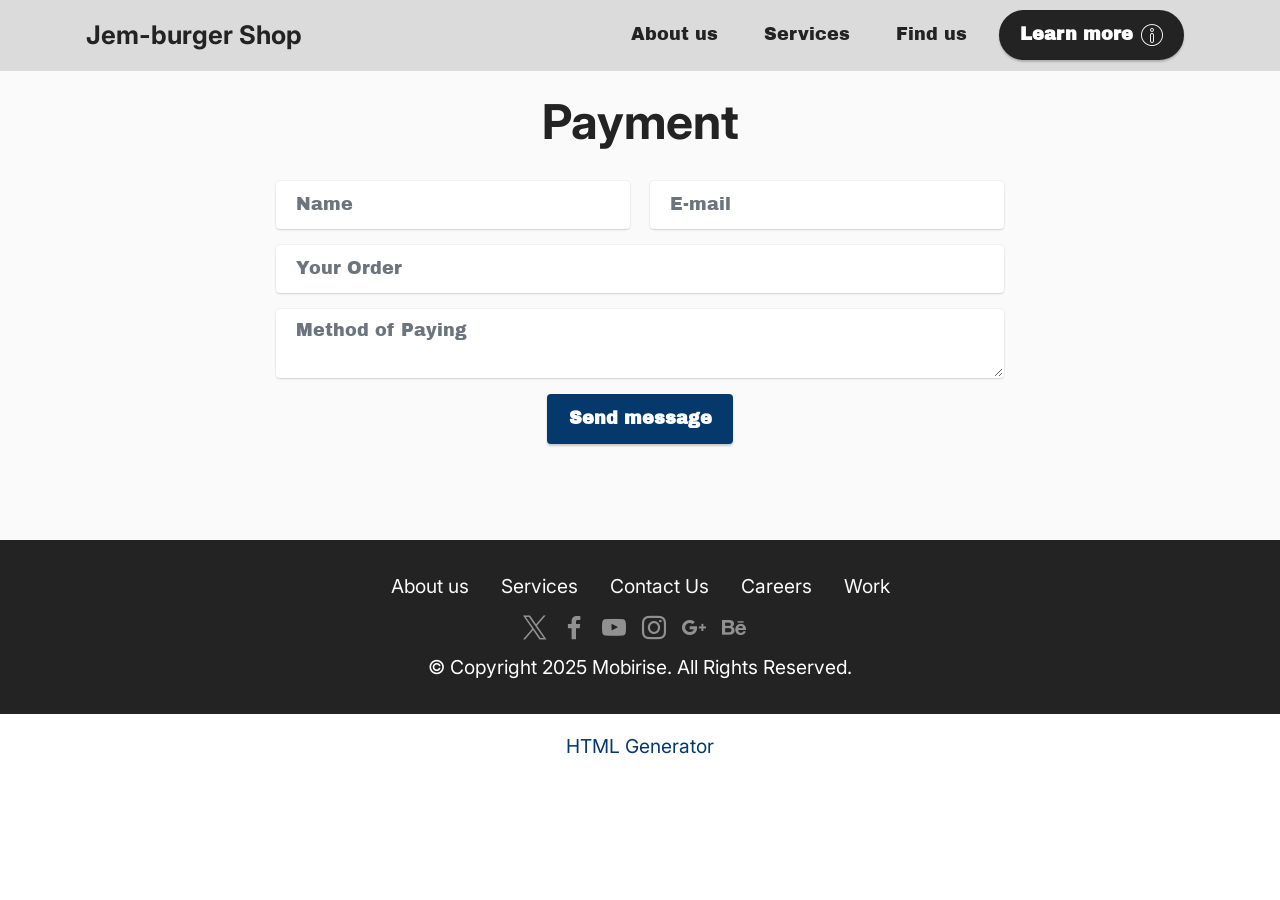
<file: page8.html>
<!DOCTYPE html>
<html  >
<head>
  <!-- Site made with Mobirise Website Builder v6.1.12, https://mobirise.com -->
  <meta charset="UTF-8">
  <meta http-equiv="X-UA-Compatible" content="IE=edge">
  <meta name="generator" content="Mobirise v6.1.12, mobirise.com">
  <meta name="viewport" content="width=device-width, initial-scale=1, minimum-scale=1">
  <link rel="shortcut icon" href="assets/images/logo.png" type="image/x-icon">
  <meta name="description" content="">
  
  
  <title>PAYING</title>
  <link rel="stylesheet" href="assets/web/assets/mobirise-icons/mobirise-icons.css">
  <link rel="stylesheet" href="assets/bootstrap/css/bootstrap.min.css">
  <link rel="stylesheet" href="assets/dropdown/css/style.css">
  <link rel="stylesheet" href="assets/socicon/css/styles.css">
  <link rel="stylesheet" href="assets/theme/css/style.css">
  <link rel="preload" href="https://fonts.googleapis.com/css?family=Inter:100,200,300,400,500,600,700,800,900,100i,200i,300i,400i,500i,600i,700i,800i,900i&display=swap" as="style" onload="this.onload=null;this.rel='stylesheet'">
  <noscript><link rel="stylesheet" href="https://fonts.googleapis.com/css?family=Inter:100,200,300,400,500,600,700,800,900,100i,200i,300i,400i,500i,600i,700i,800i,900i&display=swap"></noscript>
  <link rel="preload" href="https://fonts.googleapis.com/css?family=Archivo+Black:400&display=swap" as="style" onload="this.onload=null;this.rel='stylesheet'">
  <noscript><link rel="stylesheet" href="https://fonts.googleapis.com/css?family=Archivo+Black:400&display=swap"></noscript>
  <link rel="preload" as="style" href="assets/mobirise/css/mbr-additional.css?v=nYQo7P"><link rel="stylesheet" href="assets/mobirise/css/mbr-additional.css?v=nYQo7P" type="text/css">

  
  
  
</head>
<body>
  
  <section data-bs-version="5.1" class="menu menu2 cid-vgTEAyiIHz" once="menu" id="menu2-u">
    
    <nav class="navbar navbar-dropdown navbar-fixed-top navbar-expand-lg">
        <div class="container">
            <div class="navbar-brand">
                
                <span class="navbar-caption-wrap"><a class="navbar-caption text-black display-5" href="https://mobiri.se">Jem-burger Shop</a></span>
            </div>
            <button class="navbar-toggler" type="button" data-toggle="collapse" data-bs-toggle="collapse" data-target="#navbarSupportedContent" data-bs-target="#navbarSupportedContent" aria-controls="navbarNavAltMarkup" aria-expanded="false" aria-label="Toggle navigation">
                <div class="hamburger">
                    <span></span>
                    <span></span>
                    <span></span>
                    <span></span>
                </div>
            </button>
            <div class="collapse navbar-collapse" id="navbarSupportedContent">
                <ul class="navbar-nav nav-dropdown" data-app-modern-menu="true"><li class="nav-item"><a class="nav-link link text-black text-primary display-4" href="page4.html">About us</a></li>
                    <li class="nav-item"><a class="nav-link link text-black text-primary display-4" href="page3.html">
                            Services</a></li>
                    <li class="nav-item"><a class="nav-link link text-black text-primary display-4" href="page1.html">Find us</a>
                    </li></ul>
                
                <div class="navbar-buttons mbr-section-btn"><a class="btn btn-black display-4" href="page6.html"><span class="mbri-info mbr-iconfont mbr-iconfont-btn"></span>Learn more</a></div>
            </div>
        </div>
    </nav>
</section>

<section data-bs-version="5.1" class="form5 cid-vgTTxGkAGr" id="form5-1b">
    
    
    <div class="container">
        <div class="mbr-section-head">
            <h3 class="mbr-section-title mbr-fonts-style align-center mb-0 display-2"><strong>Payment</strong></h3>
            
        </div>
        <div class="row justify-content-center mt-4">
            <div class="col-lg-8 mx-auto mbr-form" data-form-type="formoid">
                <form action="https://mobirise.eu/" method="POST" class="mbr-form form-with-styler" data-form-title="Form Name"><input type="hidden" name="email" data-form-email="true" value="LLJLS2JpaR/l2md47Xu7jGAO31B97j+948x6X8oK4bAT4D9OZK94E5S8VJNtQFvEW5rqkbXnK2o5AldYpriMKLr20N4siXvGarsWr3BWWuzmOAGPghZVTZTW5II6MN5k">
                    <div class="row">
                        <div hidden="hidden" data-form-alert="" class="alert alert-success col-12">Thanks for ordering!</div>
                        <div hidden="hidden" data-form-alert-danger="" class="alert alert-danger col-12">
                            Oops...! some problem!
                        </div>
                    </div>
                    <div class="dragArea row">
                        <div class="col-md col-sm-12 form-group mb-3" data-for="name">
                            <input type="text" name="name" placeholder="Name" data-form-field="name" class="form-control" value="" id="name-form5-1b">
                        </div>
                        <div class="col-md col-sm-12 form-group mb-3" data-for="email">
                            <input type="email" name="email" placeholder="E-mail" data-form-field="email" class="form-control" value="" id="email-form5-1b">
                        </div>
                        <div class="col-12 form-group mb-3" data-for="url">
                            <input type="url" name="url" placeholder="Your Order" data-form-field="url" class="form-control" value="" id="url-form5-1b">
                        </div>
                        <div class="col-12 form-group mb-3" data-for="textarea">
                            <textarea name="textarea" placeholder="Method of Paying" data-form-field="textarea" class="form-control" id="textarea-form5-1b"></textarea>
                        </div>
                        <div class="col-lg-12 col-md-12 col-sm-12 align-center mbr-section-btn"><button type="submit" class="btn btn-primary display-4">Send message</button></div>
                    </div>
                </form>
            </div>
        </div>
    </div>
</section>

<section data-bs-version="5.1" class="footer3 cid-vgTxzWe7JE" once="footers" id="footer3-p">

    

    

    <div class="container">
        <div class="media-container-row align-center mbr-white">
            <div class="row row-links">
                <ul class="foot-menu">
                    
                    
                    
                    
                    
                <li class="foot-menu-item mbr-fonts-style display-7">
                        <a class="text-white" href="#" target="_blank">About us</a>
                    </li><li class="foot-menu-item mbr-fonts-style display-7">
                        <a class="text-white" href="#" target="_blank">Services</a>
                    </li><li class="foot-menu-item mbr-fonts-style display-7">
                        <a class="text-white" href="#" target="_blank">Contact Us</a>
                    </li><li class="foot-menu-item mbr-fonts-style display-7">
                        <a class="text-white" href="#" target="_blank">Careers</a>
                    </li><li class="foot-menu-item mbr-fonts-style display-7">
                        <a class="text-white" href="#" target="_blank">Work</a>
                    </li></ul>
            </div>
            <div class="row social-row">
                <div class="social-list align-right pb-2">
                    
                    
                    
                    
                    
                    
                <div class="soc-item">
                        <a href="https://twitter.com/mobirise" target="_blank">
                            <span class="socicon-twitter socicon mbr-iconfont mbr-iconfont-social"></span>
                        </a>
                    </div><div class="soc-item">
                        <a href="https://www.facebook.com/pages/Mobirise/1616226671953247" target="_blank">
                            <span class="socicon-facebook socicon mbr-iconfont mbr-iconfont-social"></span>
                        </a>
                    </div><div class="soc-item">
                        <a href="https://www.youtube.com/c/mobirise" target="_blank">
                            <span class="socicon-youtube socicon mbr-iconfont mbr-iconfont-social"></span>
                        </a>
                    </div><div class="soc-item">
                        <a href="https://instagram.com/mobirise" target="_blank">
                            <span class="socicon-instagram socicon mbr-iconfont mbr-iconfont-social"></span>
                        </a>
                    </div><div class="soc-item">
                        <a href="https://plus.google.com/u/0/+Mobirise" target="_blank">
                            <span class="socicon-googleplus socicon mbr-iconfont mbr-iconfont-social"></span>
                        </a>
                    </div><div class="soc-item">
                        <a href="https://www.behance.net/Mobirise" target="_blank">
                            <span class="socicon-behance socicon mbr-iconfont mbr-iconfont-social"></span>
                        </a>
                    </div></div>
            </div>
            <div class="row row-copirayt">
                <p class="mbr-text mb-0 mbr-fonts-style mbr-white align-center display-7">
                    © Copyright 2025 Mobirise. All Rights Reserved.
                </p>
            </div>
        </div>
    </div>
</section><section class="display-7" style="padding: 0;align-items: center;justify-content: center;flex-wrap: wrap;    align-content: center;display: flex;position: relative;height: 4rem;"><a href="https://mobiri.se/4681737" style="flex: 1 1;height: 4rem;position: absolute;width: 100%;z-index: 1;"><img alt="" style="height: 4rem;" src="[data-uri]"></a><p style="margin: 0;text-align: center;" class="display-7">&#8204;</p><a style="z-index:1" href="https://mobirise.com/html-builder.html">HTML Generator</a></section><script src="assets/bootstrap/js/bootstrap.bundle.min.js"></script>  <script src="assets/smoothscroll/smooth-scroll.js"></script>  <script src="assets/ytplayer/index.js"></script>  <script src="assets/dropdown/js/navbar-dropdown.js"></script>  <script src="assets/theme/js/script.js"></script>  <script src="assets/formoid/formoid.min.js"></script>  
  
  
</body>
</html>
</file>
<file: assets/web/assets/mobirise-icons2/mobirise2.css>
@font-face {
  font-family: 'Moririse2';
  font-display: swap;
  src:  url('mobirise2.eot?f2bix4');
  src:  url('mobirise2.eot?f2bix4#iefix') format('embedded-opentype'),
    url('mobirise2.woff2?f2bix4') format('woff2'),
    url('mobirise2.woff?f2bix4') format('woff'),
    url('mobirise2.ttf?f2bix4') format('truetype'),
    url('mobirise2.svg?f2bix4#mobirise2') format('svg');
  font-weight: normal;
  font-style: normal;
}

[class^="mobi-"], [class*=" mobi-"] {
  /* use !important to prevent issues with browser extensions that change fonts */
  font-family: 'Moririse2' !important;
  speak: none;
  font-style: normal;
  font-weight: normal;
  font-variant: normal;
  text-transform: none;
  line-height: 1;

  /* Better Font Rendering =========== */
  -webkit-font-smoothing: antialiased;
  -moz-osx-font-smoothing: grayscale;
}

.mobi-mbri-add-submenu:before {
  content: "\e900";
}
.mobi-mbri-alert:before {
  content: "\e901";
}
.mobi-mbri-align-center:before {
  content: "\e902";
}
.mobi-mbri-align-justify:before {
  content: "\e903";
}
.mobi-mbri-align-left:before {
  content: "\e904";
}
.mobi-mbri-align-right:before {
  content: "\e905";
}
.mobi-mbri-android:before {
  content: "\e906";
}
.mobi-mbri-apple:before {
  content: "\e907";
}
.mobi-mbri-arrow-down:before {
  content: "\e908";
}
.mobi-mbri-arrow-next:before {
  content: "\e909";
}
.mobi-mbri-arrow-prev:before {
  content: "\e90a";
}
.mobi-mbri-arrow-up:before {
  content: "\e90b";
}
.mobi-mbri-bold:before {
  content: "\e90c";
}
.mobi-mbri-bookmark:before {
  content: "\e90d";
}
.mobi-mbri-bootstrap:before {
  content: "\e90e";
}
.mobi-mbri-briefcase:before {
  content: "\e90f";
}
.mobi-mbri-browse:before {
  content: "\e910";
}
.mobi-mbri-bulleted-list:before {
  content: "\e911";
}
.mobi-mbri-calendar:before {
  content: "\e912";
}
.mobi-mbri-camera:before {
  content: "\e913";
}
.mobi-mbri-cart-add:before {
  content: "\e914";
}
.mobi-mbri-cart-full:before {
  content: "\e915";
}
.mobi-mbri-cash:before {
  content: "\e916";
}
.mobi-mbri-change-style:before {
  content: "\e917";
}
.mobi-mbri-chat:before {
  content: "\e918";
}
.mobi-mbri-clock:before {
  content: "\e919";
}
.mobi-mbri-close:before {
  content: "\e91a";
}
.mobi-mbri-cloud:before {
  content: "\e91b";
}
.mobi-mbri-code:before {
  content: "\e91c";
}
.mobi-mbri-contact-form:before {
  content: "\e91d";
}
.mobi-mbri-credit-card:before {
  content: "\e91e";
}
.mobi-mbri-cursor-click:before {
  content: "\e91f";
}
.mobi-mbri-cust-feedback:before {
  content: "\e920";
}
.mobi-mbri-database:before {
  content: "\e921";
}
.mobi-mbri-delivery:before {
  content: "\e922";
}
.mobi-mbri-desktop:before {
  content: "\e923";
}
.mobi-mbri-devices:before {
  content: "\e924";
}
.mobi-mbri-down:before {
  content: "\e925";
}
.mobi-mbri-download-2:before {
  content: "\e926";
}
.mobi-mbri-download:before {
  content: "\e927";
}
.mobi-mbri-drag-n-drop-2:before {
  content: "\e928";
}
.mobi-mbri-drag-n-drop:before {
  content: "\e929";
}
.mobi-mbri-edit-2:before {
  content: "\e92a";
}
.mobi-mbri-edit:before {
  content: "\e92b";
}
.mobi-mbri-error:before {
  content: "\e92c";
}
.mobi-mbri-extension:before {
  content: "\e92d";
}
.mobi-mbri-features:before {
  content: "\e92e";
}
.mobi-mbri-file:before {
  content: "\e92f";
}
.mobi-mbri-flag:before {
  content: "\e930";
}
.mobi-mbri-folder:before {
  content: "\e931";
}
.mobi-mbri-gift:before {
  content: "\e932";
}
.mobi-mbri-github:before {
  content: "\e933";
}
.mobi-mbri-globe-2:before {
  content: "\e934";
}
.mobi-mbri-globe:before {
  content: "\e935";
}
.mobi-mbri-growing-chart:before {
  content: "\e936";
}
.mobi-mbri-hearth:before {
  content: "\e937";
}
.mobi-mbri-help:before {
  content: "\e938";
}
.mobi-mbri-home:before {
  content: "\e939";
}
.mobi-mbri-hot-cup:before {
  content: "\e93a";
}
.mobi-mbri-idea:before {
  content: "\e93b";
}
.mobi-mbri-image-gallery:before {
  content: "\e93c";
}
.mobi-mbri-image-slider:before {
  content: "\e93d";
}
.mobi-mbri-info:before {
  content: "\e93e";
}
.mobi-mbri-italic:before {
  content: "\e93f";
}
.mobi-mbri-key:before {
  content: "\e940";
}
.mobi-mbri-laptop:before {
  content: "\e941";
}
.mobi-mbri-layers:before {
  content: "\e942";
}
.mobi-mbri-left-right:before {
  content: "\e943";
}
.mobi-mbri-left:before {
  content: "\e944";
}
.mobi-mbri-letter:before {
  content: "\e945";
}
.mobi-mbri-like:before {
  content: "\e946";
}
.mobi-mbri-link:before {
  content: "\e947";
}
.mobi-mbri-lock:before {
  content: "\e948";
}
.mobi-mbri-login:before {
  content: "\e949";
}
.mobi-mbri-logout:before {
  content: "\e94a";
}
.mobi-mbri-magic-stick:before {
  content: "\e94b";
}
.mobi-mbri-map-pin:before {
  content: "\e94c";
}
.mobi-mbri-menu:before {
  content: "\e94d";
}
.mobi-mbri-mobile-2:before {
  content: "\e94e";
}
.mobi-mbri-mobile-horizontal:before {
  content: "\e94f";
}
.mobi-mbri-mobile:before {
  content: "\e950";
}
.mobi-mbri-mobirise:before {
  content: "\e951";
}
.mobi-mbri-more-horizontal:before {
  content: "\e952";
}
.mobi-mbri-more-vertical:before {
  content: "\e953";
}
.mobi-mbri-music:before {
  content: "\e954";
}
.mobi-mbri-new-file:before {
  content: "\e955";
}
.mobi-mbri-numbered-list:before {
  content: "\e956";
}
.mobi-mbri-opened-folder:before {
  content: "\e957";
}
.mobi-mbri-pages:before {
  content: "\e958";
}
.mobi-mbri-paper-plane:before {
  content: "\e959";
}
.mobi-mbri-paperclip:before {
  content: "\e95a";
}
.mobi-mbri-phone:before {
  content: "\e95b";
}
.mobi-mbri-photo:before {
  content: "\e95c";
}
.mobi-mbri-photos:before {
  content: "\e95d";
}
.mobi-mbri-pin:before {
  content: "\e95e";
}
.mobi-mbri-play:before {
  content: "\e95f";
}
.mobi-mbri-plus:before {
  content: "\e960";
}
.mobi-mbri-preview:before {
  content: "\e961";
}
.mobi-mbri-print:before {
  content: "\e962";
}
.mobi-mbri-protect:before {
  content: "\e963";
}
.mobi-mbri-question:before {
  content: "\e964";
}
.mobi-mbri-quote-left:before {
  content: "\e965";
}
.mobi-mbri-quote-right:before {
  content: "\e966";
}
.mobi-mbri-redo:before {
  content: "\e967";
}
.mobi-mbri-refresh:before {
  content: "\e968";
}
.mobi-mbri-responsive-2:before {
  content: "\e969";
}
.mobi-mbri-responsive:before {
  content: "\e96a";
}
.mobi-mbri-right:before {
  content: "\e96b";
}
.mobi-mbri-rocket:before {
  content: "\e96c";
}
.mobi-mbri-sad-face:before {
  content: "\e96d";
}
.mobi-mbri-sale:before {
  content: "\e96e";
}
.mobi-mbri-save:before {
  content: "\e96f";
}
.mobi-mbri-search:before {
  content: "\e970";
}
.mobi-mbri-setting-2:before {
  content: "\e971";
}
.mobi-mbri-setting-3:before {
  content: "\e972";
}
.mobi-mbri-setting:before {
  content: "\e973";
}
.mobi-mbri-share:before {
  content: "\e974";
}
.mobi-mbri-shopping-bag:before {
  content: "\e975";
}
.mobi-mbri-shopping-basket:before {
  content: "\e976";
}
.mobi-mbri-shopping-cart:before {
  content: "\e977";
}
.mobi-mbri-sites:before {
  content: "\e978";
}
.mobi-mbri-smile-face:before {
  content: "\e979";
}
.mobi-mbri-speed:before {
  content: "\e97a";
}
.mobi-mbri-star:before {
  content: "\e97b";
}
.mobi-mbri-success:before {
  content: "\e97c";
}
.mobi-mbri-sun:before {
  content: "\e97d";
}
.mobi-mbri-sun2:before {
  content: "\e97e";
}
.mobi-mbri-tablet-vertical:before {
  content: "\e97f";
}
.mobi-mbri-tablet:before {
  content: "\e980";
}
.mobi-mbri-target:before {
  content: "\e981";
}
.mobi-mbri-timer:before {
  content: "\e982";
}
.mobi-mbri-to-ftp:before {
  content: "\e983";
}
.mobi-mbri-to-local-drive:before {
  content: "\e984";
}
.mobi-mbri-touch-swipe:before {
  content: "\e985";
}
.mobi-mbri-touch:before {
  content: "\e986";
}
.mobi-mbri-trash:before {
  content: "\e987";
}
.mobi-mbri-underline:before {
  content: "\e988";
}
.mobi-mbri-undo:before {
  content: "\e989";
}
.mobi-mbri-unlink:before {
  content: "\e98a";
}
.mobi-mbri-unlock:before {
  content: "\e98b";
}
.mobi-mbri-up-down:before {
  content: "\e98c";
}
.mobi-mbri-up:before {
  content: "\e98d";
}
.mobi-mbri-update:before {
  content: "\e98e";
}
.mobi-mbri-upload-2:before {
  content: "\e98f";
}
.mobi-mbri-upload:before {
  content: "\e990";
}
.mobi-mbri-user-2:before {
  content: "\e991";
}
.mobi-mbri-user:before {
  content: "\e992";
}
.mobi-mbri-users:before {
  content: "\e993";
}
.mobi-mbri-video-play:before {
  content: "\e994";
}
.mobi-mbri-video:before {
  content: "\e995";
}
.mobi-mbri-watch:before {
  content: "\e996";
}
.mobi-mbri-website-theme-2:before {
  content: "\e997";
}
.mobi-mbri-website-theme:before {
  content: "\e998";
}
.mobi-mbri-wifi:before {
  content: "\e999";
}
.mobi-mbri-windows:before {
  content: "\e99a";
}
.mobi-mbri-zoom-in:before {
  content: "\e99b";
}
.mobi-mbri-zoom-out:before {
  content: "\e99c";
}
</file>
<file: assets/web/assets/mobirise-icons/mobirise-icons.css>
@font-face {
  font-family: 'MobiriseIcons';
  src:  url('mobirise-icons.eot?spat4u');
  src:  url('mobirise-icons.eot?spat4u#iefix') format('embedded-opentype'),
    url('mobirise-icons.woff2?spat4u') format('woff2'),
    url('mobirise-icons.woff?spat4u') format('woff'),
    url('mobirise-icons.ttf?spat4u') format('truetype'),
    url('mobirise-icons.svg?spat4u#MobiriseIcons') format('svg');
  font-weight: normal;
  font-style: normal;
  font-display: swap;
}

[class^="mbri-"], [class*=" mbri-"] {
  /* use !important to prevent issues with browser extensions that change fonts */
  font-family: MobiriseIcons !important;
  speak: none;
  font-style: normal;
  font-weight: normal;
  font-variant: normal;
  text-transform: none;
  line-height: 1;

  /* Better Font Rendering =========== */
  -webkit-font-smoothing: antialiased;
  -moz-osx-font-smoothing: grayscale;
}

.mbri-add-submenu:before {
  content: "\e900";
}
.mbri-alert:before {
  content: "\e901";
}
.mbri-align-center:before {
  content: "\e902";
}
.mbri-align-justify:before {
  content: "\e903";
}
.mbri-align-left:before {
  content: "\e904";
}
.mbri-align-right:before {
  content: "\e905";
}
.mbri-android:before {
  content: "\e906";
}
.mbri-apple:before {
  content: "\e907";
}
.mbri-arrow-down:before {
  content: "\e908";
}
.mbri-arrow-next:before {
  content: "\e909";
}
.mbri-arrow-prev:before {
  content: "\e90a";
}
.mbri-arrow-up:before {
  content: "\e90b";
}
.mbri-bold:before {
  content: "\e90c";
}
.mbri-bookmark:before {
  content: "\e90d";
}
.mbri-bootstrap:before {
  content: "\e90e";
}
.mbri-briefcase:before {
  content: "\e90f";
}
.mbri-browse:before {
  content: "\e910";
}
.mbri-bulleted-list:before {
  content: "\e911";
}
.mbri-calendar:before {
  content: "\e912";
}
.mbri-camera:before {
  content: "\e913";
}
.mbri-cart-add:before {
  content: "\e914";
}
.mbri-cart-full:before {
  content: "\e915";
}
.mbri-cash:before {
  content: "\e916";
}
.mbri-change-style:before {
  content: "\e917";
}
.mbri-chat:before {
  content: "\e918";
}
.mbri-clock:before {
  content: "\e919";
}
.mbri-close:before {
  content: "\e91a";
}
.mbri-cloud:before {
  content: "\e91b";
}
.mbri-code:before {
  content: "\e91c";
}
.mbri-contact-form:before {
  content: "\e91d";
}
.mbri-credit-card:before {
  content: "\e91e";
}
.mbri-cursor-click:before {
  content: "\e91f";
}
.mbri-cust-feedback:before {
  content: "\e920";
}
.mbri-database:before {
  content: "\e921";
}
.mbri-delivery:before {
  content: "\e922";
}
.mbri-desktop:before {
  content: "\e923";
}
.mbri-devices:before {
  content: "\e924";
}
.mbri-down:before {
  content: "\e925";
}
.mbri-download:before {
  content: "\e989";
}
.mbri-drag-n-drop:before {
  content: "\e927";
}
.mbri-drag-n-drop2:before {
  content: "\e928";
}
.mbri-edit:before {
  content: "\e929";
}
.mbri-edit2:before {
  content: "\e92a";
}
.mbri-error:before {
  content: "\e92b";
}
.mbri-extension:before {
  content: "\e92c";
}
.mbri-features:before {
  content: "\e92d";
}
.mbri-file:before {
  content: "\e92e";
}
.mbri-flag:before {
  content: "\e92f";
}
.mbri-folder:before {
  content: "\e930";
}
.mbri-gift:before {
  content: "\e931";
}
.mbri-github:before {
  content: "\e932";
}
.mbri-globe:before {
  content: "\e933";
}
.mbri-globe-2:before {
  content: "\e934";
}
.mbri-growing-chart:before {
  content: "\e935";
}
.mbri-hearth:before {
  content: "\e936";
}
.mbri-help:before {
  content: "\e937";
}
.mbri-home:before {
  content: "\e938";
}
.mbri-hot-cup:before {
  content: "\e939";
}
.mbri-idea:before {
  content: "\e93a";
}
.mbri-image-gallery:before {
  content: "\e93b";
}
.mbri-image-slider:before {
  content: "\e93c";
}
.mbri-info:before {
  content: "\e93d";
}
.mbri-italic:before {
  content: "\e93e";
}
.mbri-key:before {
  content: "\e93f";
}
.mbri-laptop:before {
  content: "\e940";
}
.mbri-layers:before {
  content: "\e941";
}
.mbri-left-right:before {
  content: "\e942";
}
.mbri-left:before {
  content: "\e943";
}
.mbri-letter:before {
  content: "\e944";
}
.mbri-like:before {
  content: "\e945";
}
.mbri-link:before {
  content: "\e946";
}
.mbri-lock:before {
  content: "\e947";
}
.mbri-login:before {
  content: "\e948";
}
.mbri-logout:before {
  content: "\e949";
}
.mbri-magic-stick:before {
  content: "\e94a";
}
.mbri-map-pin:before {
  content: "\e94b";
}
.mbri-menu:before {
  content: "\e94c";
}
.mbri-mobile:before {
  content: "\e94d";
}
.mbri-mobile2:before {
  content: "\e94e";
}
.mbri-mobirise:before {
  content: "\e94f";
}
.mbri-more-horizontal:before {
  content: "\e950";
}
.mbri-more-vertical:before {
  content: "\e951";
}
.mbri-music:before {
  content: "\e952";
}
.mbri-new-file:before {
  content: "\e953";
}
.mbri-numbered-list:before {
  content: "\e954";
}
.mbri-opened-folder:before {
  content: "\e955";
}
.mbri-pages:before {
  content: "\e956";
}
.mbri-paper-plane:before {
  content: "\e957";
}
.mbri-paperclip:before {
  content: "\e958";
}
.mbri-photo:before {
  content: "\e959";
}
.mbri-photos:before {
  content: "\e95a";
}
.mbri-pin:before {
  content: "\e95b";
}
.mbri-play:before {
  content: "\e95c";
}
.mbri-plus:before {
  content: "\e95d";
}
.mbri-preview:before {
  content: "\e95e";
}
.mbri-print:before {
  content: "\e95f";
}
.mbri-protect:before {
  content: "\e960";
}
.mbri-question:before {
  content: "\e961";
}
.mbri-quote-left:before {
  content: "\e962";
}
.mbri-quote-right:before {
  content: "\e963";
}
.mbri-refresh:before {
  content: "\e964";
}
.mbri-responsive:before {
  content: "\e965";
}
.mbri-right:before {
  content: "\e966";
}
.mbri-rocket:before {
  content: "\e967";
}
.mbri-sad-face:before {
  content: "\e968";
}
.mbri-sale:before {
  content: "\e969";
}
.mbri-save:before {
  content: "\e96a";
}
.mbri-search:before {
  content: "\e96b";
}
.mbri-setting:before {
  content: "\e96c";
}
.mbri-setting2:before {
  content: "\e96d";
}
.mbri-setting3:before {
  content: "\e96e";
}
.mbri-share:before {
  content: "\e96f";
}
.mbri-shopping-bag:before {
  content: "\e970";
}
.mbri-shopping-basket:before {
  content: "\e971";
}
.mbri-shopping-cart:before {
  content: "\e972";
}
.mbri-sites:before {
  content: "\e973";
}
.mbri-smile-face:before {
  content: "\e974";
}
.mbri-speed:before {
  content: "\e975";
}
.mbri-star:before {
  content: "\e976";
}
.mbri-success:before {
  content: "\e977";
}
.mbri-sun:before {
  content: "\e978";
}
.mbri-sun2:before {
  content: "\e979";
}
.mbri-tablet:before {
  content: "\e97a";
}
.mbri-tablet-vertical:before {
  content: "\e97b";
}
.mbri-target:before {
  content: "\e97c";
}
.mbri-timer:before {
  content: "\e97d";
}
.mbri-to-ftp:before {
  content: "\e97e";
}
.mbri-to-local-drive:before {
  content: "\e97f";
}
.mbri-touch-swipe:before {
  content: "\e980";
}
.mbri-touch:before {
  content: "\e981";
}
.mbri-trash:before {
  content: "\e982";
}
.mbri-underline:before {
  content: "\e983";
}
.mbri-unlink:before {
  content: "\e984";
}
.mbri-unlock:before {
  content: "\e985";
}
.mbri-up-down:before {
  content: "\e986";
}
.mbri-up:before {
  content: "\e987";
}
.mbri-update:before {
  content: "\e988";
}
.mbri-upload:before {
 content: "\e926"; 
}
.mbri-user:before {
  content: "\e98a";
}
.mbri-user2:before {
  content: "\e98b";
}
.mbri-users:before {
  content: "\e98c";
}
.mbri-video:before {
  content: "\e98d";
}
.mbri-video-play:before {
  content: "\e98e";
}
.mbri-watch:before {
  content: "\e98f";
}
.mbri-website-theme:before {
  content: "\e990";
}
.mbri-wifi:before {
  content: "\e991";
}
.mbri-windows:before {
  content: "\e992";
}
.mbri-zoom-out:before {
  content: "\e993";
}
.mbri-redo:before {
  content: "\e994";
}
.mbri-undo:before {
  content: "\e995";
}
</file>
<file: assets/parallax/jarallax.css>
.jarallax {
    position: relative;
    z-index: 0;
}
.jarallax > .jarallax-img {
    position: absolute;
    object-fit: cover;
    /* support for plugin https://github.com/bfred-it/object-fit-images */
    font-family: 'object-fit: cover;';
    top: 0;
    left: 0;
    width: 100%;
    height: 100%;
    z-index: -1;
}
</file>
<file: assets/dropdown/css/style.css>
.navbar-dropdown {
  left: 0;
  padding: 0;
  position: absolute;
  right: 0;
  top: 0;
  transition: all 0.45s ease;
  z-index: 1030;
  background: #282828; }
  .navbar-dropdown .navbar-logo {
    margin-right: 0.8rem;
    transition: margin 0.3s ease-in-out;
    vertical-align: middle; }
    .navbar-dropdown .navbar-logo img {
      height: 3.125rem;
      transition: all 0.3s ease-in-out; }
    .navbar-dropdown .navbar-logo.mbr-iconfont {
      font-size: 3.125rem;
      line-height: 3.125rem; }
  .navbar-dropdown .navbar-caption {
    font-weight: 700;
    white-space: normal;
    vertical-align: -4px;
    line-height: 3.125rem !important; }
    .navbar-dropdown .navbar-caption, .navbar-dropdown .navbar-caption:hover {
      color: inherit;
      text-decoration: none; }
  .navbar-dropdown .mbr-iconfont + .navbar-caption {
    vertical-align: -1px; }
  .navbar-dropdown.navbar-fixed-top {
    position: fixed; }
  .navbar-dropdown .navbar-brand span {
    vertical-align: -4px; }
  .navbar-dropdown.bg-color.transparent {
    background: none; }
  .navbar-dropdown.navbar-short .navbar-brand {
    padding: 0.625rem 0; }
    .navbar-dropdown.navbar-short .navbar-brand span {
      vertical-align: -1px; }
  .navbar-dropdown.navbar-short .navbar-caption {
    line-height: 2.375rem !important;
    vertical-align: -2px; }
  .navbar-dropdown.navbar-short .navbar-logo {
    margin-right: 0.5rem; }
    .navbar-dropdown.navbar-short .navbar-logo img {
      height: 2.375rem; }
    .navbar-dropdown.navbar-short .navbar-logo.mbr-iconfont {
      font-size: 2.375rem;
      line-height: 2.375rem; }
  .navbar-dropdown.navbar-short .mbr-table-cell {
    height: 3.625rem; }
  .navbar-dropdown .navbar-close {
    left: 0.6875rem;
    position: fixed;
    top: 0.75rem;
    z-index: 1000; }
  .navbar-dropdown .hamburger-icon {
    content: "";
    display: inline-block;
    vertical-align: middle;
    width: 16px;
    -webkit-box-shadow: 0 -6px 0 1px #282828,0 0 0 1px #282828,0 6px 0 1px #282828;
    -moz-box-shadow: 0 -6px 0 1px #282828,0 0 0 1px #282828,0 6px 0 1px #282828;
    box-shadow: 0 -6px 0 1px #282828,0 0 0 1px #282828,0 6px 0 1px #282828; }

.dropdown-menu .dropdown-toggle[data-toggle="dropdown-submenu"]::after {
  border-bottom: 0.35em solid transparent;
  border-left: 0.35em solid;
  border-right: 0;
  border-top: 0.35em solid transparent;
  margin-left: 0.3rem; }

.dropdown-menu .dropdown-item:focus {
  outline: 0; }

.nav-dropdown {
  font-size: 0.75rem;
  font-weight: 500;
  height: auto !important; }
  .nav-dropdown .nav-btn {
    padding-left: 1rem; }
  .nav-dropdown .link {
    margin: .667em 1.667em;
    font-weight: 500;
    padding: 0;
    transition: color .2s ease-in-out; }
    .nav-dropdown .link.dropdown-toggle {
      margin-right: 2.583em; }
      .nav-dropdown .link.dropdown-toggle::after {
        margin-left: .25rem;
        border-top: 0.35em solid;
        border-right: 0.35em solid transparent;
        border-left: 0.35em solid transparent;
        border-bottom: 0; }
      .nav-dropdown .link.dropdown-toggle[aria-expanded="true"] {
        margin: 0;
        padding: 0.667em 3.263em  0.667em 1.667em; }
  .nav-dropdown .link::after,
  .nav-dropdown .dropdown-item::after {
    color: inherit; }
  .nav-dropdown .btn {
    font-size: 0.75rem;
    font-weight: 700;
    letter-spacing: 0;
    margin-bottom: 0;
    padding-left: 1.25rem;
    padding-right: 1.25rem; }
  .nav-dropdown .dropdown-menu {
    border-radius: 0;
    border: 0;
    left: 0;
    margin: 0;
    padding-bottom: 1.25rem;
    padding-top: 1.25rem;
    position: relative; }
  .nav-dropdown .dropdown-submenu {
    margin-left: 0.125rem;
    top: 0; }
  .nav-dropdown .dropdown-item {
    font-weight: 500;
    line-height: 2;
    padding: 0.3846em 4.615em 0.3846em 1.5385em;
    position: relative;
    transition: color .2s ease-in-out, background-color .2s ease-in-out; }
    .nav-dropdown .dropdown-item::after {
      margin-top: -0.3077em;
      position: absolute;
      right: 1.1538em;
      top: 50%; }
    .nav-dropdown .dropdown-item:focus, .nav-dropdown .dropdown-item:hover {
      background: none; }

@media (max-width: 767px) {
  .nav-dropdown.navbar-toggleable-sm {
    bottom: 0;
    display: none;
    left: 0;
    overflow-x: hidden;
    position: fixed;
    top: 0;
    transform: translateX(-100%);
    -ms-transform: translateX(-100%);
    -webkit-transform: translateX(-100%);
    width: 18.75rem;
    z-index: 999; } }
.nav-dropdown.navbar-toggleable-xl {
  bottom: 0;
  display: none;
  left: 0;
  overflow-x: hidden;
  position: fixed;
  top: 0;
  transform: translateX(-100%);
  -ms-transform: translateX(-100%);
  -webkit-transform: translateX(-100%);
  width: 18.75rem;
  z-index: 999; }

.nav-dropdown-sm {
  display: block !important;
  overflow-x: hidden;
  overflow: auto;
  padding-top: 3.875rem; }
  .nav-dropdown-sm::after {
    content: "";
    display: block;
    height: 3rem;
    width: 100%; }
  .nav-dropdown-sm.collapse.in ~ .navbar-close {
    display: block !important; }
  .nav-dropdown-sm.collapsing, .nav-dropdown-sm.collapse.in {
    transform: translateX(0);
    -ms-transform: translateX(0);
    -webkit-transform: translateX(0);
    transition: all 0.25s ease-out;
    -webkit-transition: all 0.25s ease-out;
    background: #282828; }
  .nav-dropdown-sm.collapsing[aria-expanded="false"] {
    transform: translateX(-100%);
    -ms-transform: translateX(-100%);
    -webkit-transform: translateX(-100%); }
  .nav-dropdown-sm .nav-item {
    display: block;
    margin-left: 0 !important;
    padding-left: 0; }
  .nav-dropdown-sm .link,
  .nav-dropdown-sm .dropdown-item {
    border-top: 1px dotted rgba(255, 255, 255, 0.1);
    font-size: 0.8125rem;
    line-height: 1.6;
    margin: 0 !important;
    padding: 0.875rem 2.4rem 0.875rem 1.5625rem !important;
    position: relative;
    white-space: normal; }
    .nav-dropdown-sm .link:focus, .nav-dropdown-sm .link:hover,
    .nav-dropdown-sm .dropdown-item:focus,
    .nav-dropdown-sm .dropdown-item:hover {
      background: rgba(0, 0, 0, 0.2) !important;
      color: #c0a375; }
  .nav-dropdown-sm .nav-btn {
    position: relative;
    padding: 1.5625rem 1.5625rem 0 1.5625rem; }
    .nav-dropdown-sm .nav-btn::before {
      border-top: 1px dotted rgba(255, 255, 255, 0.1);
      content: "";
      left: 0;
      position: absolute;
      top: 0;
      width: 100%; }
    .nav-dropdown-sm .nav-btn + .nav-btn {
      padding-top: 0.625rem; }
      .nav-dropdown-sm .nav-btn + .nav-btn::before {
        display: none; }
  .nav-dropdown-sm .btn {
    padding: 0.625rem 0; }
  .nav-dropdown-sm .dropdown-toggle[data-toggle="dropdown-submenu"]::after {
    margin-left: .25rem;
    border-top: 0.35em solid;
    border-right: 0.35em solid transparent;
    border-left: 0.35em solid transparent;
    border-bottom: 0; }
  .nav-dropdown-sm .dropdown-toggle[data-toggle="dropdown-submenu"][aria-expanded="true"]::after {
    border-top: 0;
    border-right: 0.35em solid transparent;
    border-left: 0.35em solid transparent;
    border-bottom: 0.35em solid; }
  .nav-dropdown-sm .dropdown-menu {
    margin: 0;
    padding: 0;
    position: relative;
    top: 0;
    left: 0;
    width: 100%;
    border: 0;
    float: none;
    border-radius: 0;
    background: none; }
  .nav-dropdown-sm .dropdown-submenu {
    left: 100%;
    margin-left: 0.125rem;
    margin-top: -1.25rem;
    top: 0; }

.navbar-toggleable-sm .nav-dropdown .dropdown-menu {
  position: absolute; }

.navbar-toggleable-sm .nav-dropdown .dropdown-submenu {
  left: 100%;
  margin-left: 0.125rem;
  margin-top: -1.25rem;
  top: 0; }

.navbar-toggleable-sm.opened .nav-dropdown .dropdown-menu {
  position: relative; }

.navbar-toggleable-sm.opened .nav-dropdown .dropdown-submenu {
  left: 0;
  margin-left: 00rem;
  margin-top: 0rem;
  top: 0; }

.is-builder .nav-dropdown.collapsing {
  transition: none !important; }
</file>
<file: assets/socicon/css/styles.css>
@charset "UTF-8";

@font-face {
  font-family: 'Socicon';
  src:  url('../fonts/socicon.eot');
  src:  url('../fonts/socicon.eot?#iefix') format('embedded-opentype'),
    url('../fonts/socicon.woff2') format('woff2'),
    url('../fonts/socicon.ttf') format('truetype'),
    url('../fonts/socicon.woff') format('woff'),
    url('../fonts/socicon.svg#socicon') format('svg');
  font-weight: normal;
  font-style: normal;
  font-display: swap;
}

[data-icon]:before {
  font-family: "socicon" !important;
  content: attr(data-icon);
  font-style: normal !important;
  font-weight: normal !important;
  font-variant: normal !important;
  text-transform: none !important;
  speak: none;
  line-height: 1;
  -webkit-font-smoothing: antialiased;
  -moz-osx-font-smoothing: grayscale;
}

[class^="socicon-"], [class*=" socicon-"] {
  /* use !important to prevent issues with browser extensions that change fonts */
  font-family: 'Socicon' !important;
  speak: none;
  font-style: normal;
  font-weight: normal;
  font-variant: normal;
  text-transform: none;
  line-height: 1;

  /* Better Font Rendering =========== */
  -webkit-font-smoothing: antialiased;
  -moz-osx-font-smoothing: grayscale;
}

.socicon-500px:before {
  content: "\e000";
}
.socicon-8tracks:before {
  content: "\e001";
}
.socicon-airbnb:before {
  content: "\e002";
}
.socicon-alliance:before {
  content: "\e003";
}
.socicon-amazon:before {
  content: "\e004";
}
.socicon-amplement:before {
  content: "\e005";
}
.socicon-android:before {
  content: "\e006";
}
.socicon-angellist:before {
  content: "\e007";
}
.socicon-apple:before {
  content: "\e008";
}
.socicon-appnet:before {
  content: "\e009";
}
.socicon-baidu:before {
  content: "\e00a";
}
.socicon-bandcamp:before {
  content: "\e00b";
}
.socicon-battlenet:before {
  content: "\e00c";
}
.socicon-mixer:before {
  content: "\e00d";
}
.socicon-bebee:before {
  content: "\e00e";
}
.socicon-bebo:before {
  content: "\e00f";
}
.socicon-behance:before {
  content: "\e010";
}
.socicon-blizzard:before {
  content: "\e011";
}
.socicon-blogger:before {
  content: "\e012";
}
.socicon-buffer:before {
  content: "\e013";
}
.socicon-chrome:before {
  content: "\e014";
}
.socicon-coderwall:before {
  content: "\e015";
}
.socicon-curse:before {
  content: "\e016";
}
.socicon-dailymotion:before {
  content: "\e017";
}
.socicon-deezer:before {
  content: "\e018";
}
.socicon-delicious:before {
  content: "\e019";
}
.socicon-deviantart:before {
  content: "\e01a";
}
.socicon-diablo:before {
  content: "\e01b";
}
.socicon-digg:before {
  content: "\e01c";
}
.socicon-discord:before {
  content: "\e01d";
}
.socicon-disqus:before {
  content: "\e01e";
}
.socicon-douban:before {
  content: "\e01f";
}
.socicon-draugiem:before {
  content: "\e020";
}
.socicon-dribbble:before {
  content: "\e021";
}
.socicon-drupal:before {
  content: "\e022";
}
.socicon-ebay:before {
  content: "\e023";
}
.socicon-ello:before {
  content: "\e024";
}
.socicon-endomodo:before {
  content: "\e025";
}
.socicon-envato:before {
  content: "\e026";
}
.socicon-etsy:before {
  content: "\e027";
}
.socicon-facebook:before {
  content: "\e028";
}
.socicon-feedburner:before {
  content: "\e029";
}
.socicon-filmweb:before {
  content: "\e02a";
}
.socicon-firefox:before {
  content: "\e02b";
}
.socicon-flattr:before {
  content: "\e02c";
}
.socicon-flickr:before {
  content: "\e02d";
}
.socicon-formulr:before {
  content: "\e02e";
}
.socicon-forrst:before {
  content: "\e02f";
}
.socicon-foursquare:before {
  content: "\e030";
}
.socicon-friendfeed:before {
  content: "\e031";
}
.socicon-github:before {
  content: "\e032";
}
.socicon-goodreads:before {
  content: "\e033";
}
.socicon-google:before {
  content: "\e034";
}
.socicon-googlescholar:before {
  content: "\e035";
}
.socicon-googlegroups:before {
  content: "\e036";
}
.socicon-googlephotos:before {
  content: "\e037";
}
.socicon-googleplus:before {
  content: "\e038";
}
.socicon-grooveshark:before {
  content: "\e039";
}
.socicon-hackerrank:before {
  content: "\e03a";
}
.socicon-hearthstone:before {
  content: "\e03b";
}
.socicon-hellocoton:before {
  content: "\e03c";
}
.socicon-heroes:before {
  content: "\e03d";
}
.socicon-smashcast:before {
  content: "\e03e";
}
.socicon-horde:before {
  content: "\e03f";
}
.socicon-houzz:before {
  content: "\e040";
}
.socicon-icq:before {
  content: "\e041";
}
.socicon-identica:before {
  content: "\e042";
}
.socicon-imdb:before {
  content: "\e043";
}
.socicon-instagram:before {
  content: "\e044";
}
.socicon-issuu:before {
  content: "\e045";
}
.socicon-istock:before {
  content: "\e046";
}
.socicon-itunes:before {
  content: "\e047";
}
.socicon-keybase:before {
  content: "\e048";
}
.socicon-lanyrd:before {
  content: "\e049";
}
.socicon-lastfm:before {
  content: "\e04a";
}
.socicon-line:before {
  content: "\e04b";
}
.socicon-linkedin:before {
  content: "\e04c";
}
.socicon-livejournal:before {
  content: "\e04d";
}
.socicon-lyft:before {
  content: "\e04e";
}
.socicon-macos:before {
  content: "\e04f";
}
.socicon-mail:before {
  content: "\e050";
}
.socicon-medium:before {
  content: "\e051";
}
.socicon-meetup:before {
  content: "\e052";
}
.socicon-mixcloud:before {
  content: "\e053";
}
.socicon-modelmayhem:before {
  content: "\e054";
}
.socicon-mumble:before {
  content: "\e055";
}
.socicon-myspace:before {
  content: "\e056";
}
.socicon-newsvine:before {
  content: "\e057";
}
.socicon-nintendo:before {
  content: "\e058";
}
.socicon-npm:before {
  content: "\e059";
}
.socicon-odnoklassniki:before {
  content: "\e05a";
}
.socicon-openid:before {
  content: "\e05b";
}
.socicon-opera:before {
  content: "\e05c";
}
.socicon-outlook:before {
  content: "\e05d";
}
.socicon-overwatch:before {
  content: "\e05e";
}
.socicon-patreon:before {
  content: "\e05f";
}
.socicon-paypal:before {
  content: "\e060";
}
.socicon-periscope:before {
  content: "\e061";
}
.socicon-persona:before {
  content: "\e062";
}
.socicon-pinterest:before {
  content: "\e063";
}
.socicon-play:before {
  content: "\e064";
}
.socicon-player:before {
  content: "\e065";
}
.socicon-playstation:before {
  content: "\e066";
}
.socicon-pocket:before {
  content: "\e067";
}
.socicon-qq:before {
  content: "\e068";
}
.socicon-quora:before {
  content: "\e069";
}
.socicon-raidcall:before {
  content: "\e06a";
}
.socicon-ravelry:before {
  content: "\e06b";
}
.socicon-reddit:before {
  content: "\e06c";
}
.socicon-renren:before {
  content: "\e06d";
}
.socicon-researchgate:before {
  content: "\e06e";
}
.socicon-residentadvisor:before {
  content: "\e06f";
}
.socicon-reverbnation:before {
  content: "\e070";
}
.socicon-rss:before {
  content: "\e071";
}
.socicon-sharethis:before {
  content: "\e072";
}
.socicon-skype:before {
  content: "\e073";
}
.socicon-slideshare:before {
  content: "\e074";
}
.socicon-smugmug:before {
  content: "\e075";
}
.socicon-snapchat:before {
  content: "\e076";
}
.socicon-songkick:before {
  content: "\e077";
}
.socicon-soundcloud:before {
  content: "\e078";
}
.socicon-spotify:before {
  content: "\e079";
}
.socicon-stackexchange:before {
  content: "\e07a";
}
.socicon-stackoverflow:before {
  content: "\e07b";
}
.socicon-starcraft:before {
  content: "\e07c";
}
.socicon-stayfriends:before {
  content: "\e07d";
}
.socicon-steam:before {
  content: "\e07e";
}
.socicon-storehouse:before {
  content: "\e07f";
}
.socicon-strava:before {
  content: "\e080";
}
.socicon-streamjar:before {
  content: "\e081";
}
.socicon-stumbleupon:before {
  content: "\e082";
}
.socicon-swarm:before {
  content: "\e083";
}
.socicon-teamspeak:before {
  content: "\e084";
}
.socicon-teamviewer:before {
  content: "\e085";
}
.socicon-technorati:before {
  content: "\e086";
}
.socicon-telegram:before {
  content: "\e087";
}
.socicon-tripadvisor:before {
  content: "\e088";
}
.socicon-tripit:before {
  content: "\e089";
}
.socicon-triplej:before {
  content: "\e08a";
}
.socicon-tumblr:before {
  content: "\e08b";
}
.socicon-twitch:before {
  content: "\e08c";
}
.socicon-twitter:before {
  content: "\e08d";
}
.socicon-uber:before {
  content: "\e08e";
}
.socicon-ventrilo:before {
  content: "\e08f";
}
.socicon-viadeo:before {
  content: "\e090";
}
.socicon-viber:before {
  content: "\e091";
}
.socicon-viewbug:before {
  content: "\e092";
}
.socicon-vimeo:before {
  content: "\e093";
}
.socicon-vine:before {
  content: "\e094";
}
.socicon-vkontakte:before {
  content: "\e095";
}
.socicon-warcraft:before {
  content: "\e096";
}
.socicon-wechat:before {
  content: "\e097";
}
.socicon-weibo:before {
  content: "\e098";
}
.socicon-whatsapp:before {
  content: "\e099";
}
.socicon-wikipedia:before {
  content: "\e09a";
}
.socicon-windows:before {
  content: "\e09b";
}
.socicon-wordpress:before {
  content: "\e09c";
}
.socicon-wykop:before {
  content: "\e09d";
}
.socicon-xbox:before {
  content: "\e09e";
}
.socicon-xing:before {
  content: "\e09f";
}
.socicon-yahoo:before {
  content: "\e0a0";
}
.socicon-yammer:before {
  content: "\e0a1";
}
.socicon-yandex:before {
  content: "\e0a2";
}
.socicon-yelp:before {
  content: "\e0a3";
}
.socicon-younow:before {
  content: "\e0a4";
}
.socicon-youtube:before {
  content: "\e0a5";
}
.socicon-zapier:before {
  content: "\e0a6";
}
.socicon-zerply:before {
  content: "\e0a7";
}
.socicon-zomato:before {
  content: "\e0a8";
}
.socicon-zynga:before {
  content: "\e0a9";
}
.socicon-bluesky:before {
  content: "\e0aa";
}
.socicon-threads:before {
  content: "\e0ab";
}
.socicon-spreadshirt:before {
  content: "\e901";
}
.socicon-gamejolt:before {
  content: "\e902";
}
.socicon-trello:before {
  content: "\e903";
}
.socicon-tunein:before {
  content: "\e904";
}
.socicon-bloglovin:before {
  content: "\e905";
}
.socicon-gamewisp:before {
  content: "\e906";
}
.socicon-messenger:before {
  content: "\e907";
}
.socicon-pandora:before {
  content: "\e908";
}
.socicon-augment:before {
  content: "\e909";
}
.socicon-bitbucket:before {
  content: "\e90a";
}
.socicon-fyuse:before {
  content: "\e90b";
}
.socicon-yt-gaming:before {
  content: "\e90c";
}
.socicon-sketchfab:before {
  content: "\e90d";
}
.socicon-mobcrush:before {
  content: "\e90e";
}
.socicon-microsoft:before {
  content: "\e90f";
}
.socicon-realtor:before {
  content: "\e910";
}
.socicon-tidal:before {
  content: "\e911";
}
.socicon-qobuz:before {
  content: "\e912";
}
.socicon-natgeo:before {
  content: "\e913";
}
.socicon-mastodon:before {
  content: "\e914";
}
.socicon-unsplash:before {
  content: "\e915";
}
.socicon-homeadvisor:before {
  content: "\e916";
}
.socicon-angieslist:before {
  content: "\e917";
}
.socicon-codepen:before {
  content: "\e918";
}
.socicon-slack:before {
  content: "\e919";
}
.socicon-openaigym:before {
  content: "\e91a";
}
.socicon-logmein:before {
  content: "\e91b";
}
.socicon-fiverr:before {
  content: "\e91c";
}
.socicon-gotomeeting:before {
  content: "\e91d";
}
.socicon-aliexpress:before {
  content: "\e91e";
}
.socicon-guru:before {
  content: "\e91f";
}
.socicon-appstore:before {
  content: "\e920";
}
.socicon-homes:before {
  content: "\e921";
}
.socicon-zoom:before {
  content: "\e922";
}
.socicon-alibaba:before {
  content: "\e923";
}
.socicon-craigslist:before {
  content: "\e924";
}
.socicon-wix:before {
  content: "\e925";
}
.socicon-redfin:before {
  content: "\e926";
}
.socicon-googlecalendar:before {
  content: "\e927";
}
.socicon-shopify:before {
  content: "\e928";
}
.socicon-freelancer:before {
  content: "\e929";
}
.socicon-seedrs:before {
  content: "\e92a";
}
.socicon-bing:before {
  content: "\e92b";
}
.socicon-doodle:before {
  content: "\e92c";
}
.socicon-bonanza:before {
  content: "\e92d";
}
.socicon-squarespace:before {
  content: "\e92e";
}
.socicon-toptal:before {
  content: "\e92f";
}
.socicon-gust:before {
  content: "\e930";
}
.socicon-ask:before {
  content: "\e931";
}
.socicon-trulia:before {
  content: "\e932";
}
.socicon-loomly:before {
  content: "\e933";
}
.socicon-ghost:before {
  content: "\e934";
}
.socicon-upwork:before {
  content: "\e935";
}
.socicon-fundable:before {
  content: "\e936";
}
.socicon-booking:before {
  content: "\e937";
}
.socicon-googlemaps:before {
  content: "\e938";
}
.socicon-zillow:before {
  content: "\e939";
}
.socicon-niconico:before {
  content: "\e93a";
}
.socicon-toneden:before {
  content: "\e93b";
}
.socicon-crunchbase:before {
  content: "\e93c";
}
.socicon-homefy:before {
  content: "\e93d";
}
.socicon-calendly:before {
  content: "\e93e";
}
.socicon-livemaster:before {
  content: "\e93f";
}
.socicon-udemy:before {
  content: "\e940";
}
.socicon-codered:before {
  content: "\e941";
}
.socicon-origin:before {
  content: "\e942";
}
.socicon-nextdoor:before {
  content: "\e943";
}
.socicon-portfolio:before {
  content: "\e944";
}
.socicon-instructables:before {
  content: "\e945";
}
.socicon-gitlab:before {
  content: "\e946";
}
.socicon-hackernews:before {
  content: "\e947";
}
.socicon-smashwords:before {
  content: "\e948";
}
.socicon-kobo:before {
  content: "\e949";
}
.socicon-bookbub:before {
  content: "\e94a";
}
.socicon-mailru:before {
  content: "\e94b";
}
.socicon-moddb:before {
  content: "\e94c";
}
.socicon-indiedb:before {
  content: "\e94d";
}
.socicon-traxsource:before {
  content: "\e94e";
}
.socicon-gamefor:before {
  content: "\e94f";
}
.socicon-pixiv:before {
  content: "\e950";
}
.socicon-myanimelist:before {
  content: "\e951";
}
.socicon-blackberry:before {
  content: "\e952";
}
.socicon-wickr:before {
  content: "\e953";
}
.socicon-spip:before {
  content: "\e954";
}
.socicon-napster:before {
  content: "\e955";
}
.socicon-beatport:before {
  content: "\e956";
}
.socicon-hackerone:before {
  content: "\e957";
}
.socicon-internet:before {
  content: "\e958";
}
.socicon-ubuntu:before {
  content: "\e959";
}
.socicon-artstation:before {
  content: "\e95a";
}
.socicon-invision:before {
  content: "\e95b";
}
.socicon-torial:before {
  content: "\e95c";
}
.socicon-collectorz:before {
  content: "\e95d";
}
.socicon-seenthis:before {
  content: "\e95e";
}
.socicon-googleplaymusic:before {
  content: "\e95f";
}
.socicon-debian:before {
  content: "\e960";
}
.socicon-filmfreeway:before {
  content: "\e961";
}
.socicon-gnome:before {
  content: "\e962";
}
.socicon-itchio:before {
  content: "\e963";
}
.socicon-jamendo:before {
  content: "\e964";
}
.socicon-mix:before {
  content: "\e965";
}
.socicon-sharepoint:before {
  content: "\e966";
}
.socicon-tinder:before {
  content: "\e967";
}
.socicon-windguru:before {
  content: "\e968";
}
.socicon-cdbaby:before {
  content: "\e969";
}
.socicon-elementaryos:before {
  content: "\e96a";
}
.socicon-stage32:before {
  content: "\e96b";
}
.socicon-tiktok:before {
  content: "\e96c";
}
.socicon-gitter:before {
  content: "\e96d";
}
.socicon-letterboxd:before {
  content: "\e96e";
}
.socicon-threema:before {
  content: "\e96f";
}
.socicon-splice:before {
  content: "\e970";
}
.socicon-metapop:before {
  content: "\e971";
}
.socicon-naver:before {
  content: "\e972";
}
.socicon-remote:before {
  content: "\e973";
}
.socicon-flipboard:before {
  content: "\e974";
}
.socicon-googlehangouts:before {
  content: "\e975";
}
.socicon-dlive:before {
  content: "\e976";
}
.socicon-vsco:before {
  content: "\e977";
}
.socicon-stitcher:before {
  content: "\e978";
}
.socicon-avvo:before {
  content: "\e979";
}
.socicon-redbubble:before {
  content: "\e97a";
}
.socicon-society6:before {
  content: "\e97b";
}
.socicon-zazzle:before {
  content: "\e97c";
}
.socicon-eitaa:before {
  content: "\e97d";
}
.socicon-soroush:before {
  content: "\e97e";
}
.socicon-bale:before {
  content: "\e97f";
}
</file>
<file: assets/theme/css/style.css>
@charset "UTF-8";
section {
  background-color: #ffffff;
}

body {
  font-style: normal;
  line-height: 1.5;
  font-weight: 400;
  color: #232323;
  position: relative;
}

button {
  background-color: transparent;
  border-color: transparent;
}

section,
.container,
.container-fluid {
  position: relative;
  word-wrap: break-word;
}

a.mbr-iconfont:hover {
  text-decoration: none;
}

.article .lead p,
.article .lead ul,
.article .lead ol,
.article .lead pre,
.article .lead blockquote {
  margin-bottom: 0;
}

a {
  font-style: normal;
  font-weight: 400;
  cursor: pointer;
}
a, a:hover {
  text-decoration: none;
}

.mbr-section-title {
  font-style: normal;
  line-height: 1.3;
}

.mbr-section-subtitle {
  line-height: 1.3;
}

.mbr-text {
  font-style: normal;
  line-height: 1.7;
}

h1,
h2,
h3,
h4,
h5,
h6,
.display-1,
.display-2,
.display-4,
.display-5,
.display-7,
span,
p,
a {
  line-height: 1;
  word-break: break-word;
  word-wrap: break-word;
  font-weight: 400;
}

b,
strong {
  font-weight: bold;
}

input:-webkit-autofill, input:-webkit-autofill:hover, input:-webkit-autofill:focus, input:-webkit-autofill:active {
  transition-delay: 9999s;
  -webkit-transition-property: background-color, color;
  transition-property: background-color, color;
}

textarea[type=hidden] {
  display: none;
}

section {
  background-position: 50% 50%;
  background-repeat: no-repeat;
  background-size: cover;
}
section .mbr-background-video,
section .mbr-background-video-preview {
  position: absolute;
  bottom: 0;
  left: 0;
  right: 0;
  top: 0;
}

.hidden {
  visibility: hidden;
}

.mbr-z-index20 {
  z-index: 20;
}

/*! Base colors */
.mbr-white {
  color: #ffffff;
}

.mbr-black {
  color: #111111;
}

.mbr-bg-white {
  background-color: #ffffff;
}

.mbr-bg-black {
  background-color: #000000;
}

/*! Text-aligns */
.align-left {
  text-align: left;
}

.align-center {
  text-align: center;
}

.align-right {
  text-align: right;
}

/*! Font-weight  */
.mbr-light {
  font-weight: 300;
}

.mbr-regular {
  font-weight: 400;
}

.mbr-semibold {
  font-weight: 500;
}

.mbr-bold {
  font-weight: 700;
}

/*! Media  */
.media-content {
  flex-basis: 100%;
}

.media-container-row {
  display: flex;
  flex-direction: row;
  flex-wrap: wrap;
  justify-content: center;
  align-content: center;
  align-items: start;
}
.media-container-row .media-size-item {
  width: 400px;
}

.media-container-column {
  display: flex;
  flex-direction: column;
  flex-wrap: wrap;
  justify-content: center;
  align-content: center;
  align-items: stretch;
}
.media-container-column > * {
  width: 100%;
}

@media (min-width: 992px) {
  .media-container-row {
    flex-wrap: nowrap;
  }
}
figure {
  margin-bottom: 0;
  overflow: hidden;
}

figure[mbr-media-size] {
  transition: width 0.1s;
}

img,
iframe {
  display: block;
  width: 100%;
}

.card {
  background-color: transparent;
  border: none;
}

.card-box {
  width: 100%;
}

.card-img {
  text-align: center;
  flex-shrink: 0;
  -webkit-flex-shrink: 0;
}

.media {
  max-width: 100%;
  margin: 0 auto;
}

.mbr-figure {
  align-self: center;
}

.media-container > div {
  max-width: 100%;
}

.mbr-figure img,
.card-img img {
  width: 100%;
}

@media (max-width: 991px) {
  .media-size-item {
    width: auto !important;
  }

  .media {
    width: auto;
  }

  .mbr-figure {
    width: 100% !important;
  }
}
/*! Buttons */
.mbr-section-btn {
  margin-left: -0.6rem;
  margin-right: -0.6rem;
  font-size: 0;
}

.btn {
  font-weight: 600;
  border-width: 1px;
  font-style: normal;
  margin: 0.6rem 0.6rem;
  white-space: normal;
  transition: all 0.2s ease-in-out;
  display: inline-flex;
  align-items: center;
  justify-content: center;
  word-break: break-word;
}

.btn-sm {
  font-weight: 600;
  letter-spacing: 0px;
  transition: all 0.3s ease-in-out;
}

.btn-md {
  font-weight: 600;
  letter-spacing: 0px;
  transition: all 0.3s ease-in-out;
}

.btn-lg {
  font-weight: 600;
  letter-spacing: 0px;
  transition: all 0.3s ease-in-out;
}

.btn-form {
  margin: 0;
}
.btn-form:hover {
  cursor: pointer;
}

nav .mbr-section-btn {
  margin-left: 0rem;
  margin-right: 0rem;
}

/*! Btn icon margin */
.btn .mbr-iconfont,
.btn.btn-sm .mbr-iconfont {
  order: 1;
  cursor: pointer;
  margin-left: 0.5rem;
  vertical-align: sub;
}

.btn.btn-md .mbr-iconfont,
.btn.btn-md .mbr-iconfont {
  margin-left: 0.8rem;
}

.mbr-regular {
  font-weight: 400;
}

.mbr-semibold {
  font-weight: 500;
}

.mbr-bold {
  font-weight: 700;
}

[type=submit] {
  -webkit-appearance: none;
}

/*! Full-screen */
.mbr-fullscreen .mbr-overlay {
  min-height: 100vh;
}

.mbr-fullscreen {
  display: flex;
  display: -moz-flex;
  display: -ms-flex;
  display: -o-flex;
  align-items: center;
  min-height: 100vh;
  padding-top: 3rem;
  padding-bottom: 3rem;
}

/*! Map */
.map {
  height: 25rem;
  position: relative;
}
.map iframe {
  width: 100%;
  height: 100%;
}

/*! Scroll to top arrow */
.mbr-arrow-up {
  bottom: 25px;
  right: 90px;
  position: fixed;
  text-align: right;
  z-index: 5000;
  color: #ffffff;
  font-size: 22px;
}

.mbr-arrow-up a {
  background: rgba(0, 0, 0, 0.2);
  border-radius: 50%;
  color: #fff;
  display: inline-block;
  height: 60px;
  width: 60px;
  border: 2px solid #fff;
  outline-style: none !important;
  position: relative;
  text-decoration: none;
  transition: all 0.3s ease-in-out;
  cursor: pointer;
  text-align: center;
}
.mbr-arrow-up a:hover {
  background-color: rgba(0, 0, 0, 0.4);
}
.mbr-arrow-up a i {
  line-height: 60px;
}

.mbr-arrow-up-icon {
  display: block;
  color: #fff;
}

.mbr-arrow-up-icon::before {
  content: "›";
  display: inline-block;
  font-family: serif;
  font-size: 22px;
  line-height: 1;
  font-style: normal;
  position: relative;
  top: 6px;
  left: -4px;
  transform: rotate(-90deg);
}

/*! Arrow Down */
.mbr-arrow {
  position: absolute;
  bottom: 45px;
  left: 50%;
  width: 60px;
  height: 60px;
  cursor: pointer;
  background-color: rgba(80, 80, 80, 0.5);
  border-radius: 50%;
  transform: translateX(-50%);
}
@media (max-width: 767px) {
  .mbr-arrow {
    display: none;
  }
}
.mbr-arrow > a {
  display: inline-block;
  text-decoration: none;
  outline-style: none;
  -webkit-animation: arrowdown 1.7s ease-in-out infinite;
          animation: arrowdown 1.7s ease-in-out infinite;
  color: #ffffff;
}
.mbr-arrow > a > i {
  position: absolute;
  top: -2px;
  left: 15px;
  font-size: 2rem;
}

#scrollToTop a i::before {
  content: "";
  position: absolute;
  display: block;
  border-bottom: 2.5px solid #fff;
  border-left: 2.5px solid #fff;
  width: 27.8%;
  height: 27.8%;
  left: 50%;
  top: 51%;
  transform: translateY(-30%) translateX(-50%) rotate(135deg);
}

@keyframes arrowdown {
  0% {
    transform: translateY(0px);
  }
  50% {
    transform: translateY(-5px);
  }
  100% {
    transform: translateY(0px);
  }
}
@-webkit-keyframes arrowdown {
  0% {
    transform: translateY(0px);
  }
  50% {
    transform: translateY(-5px);
  }
  100% {
    transform: translateY(0px);
  }
}
@media (max-width: 500px) {
  .mbr-arrow-up {
    left: 0;
    right: 0;
    text-align: center;
  }
}
/*Gradients animation*/
@keyframes gradient-animation {
  from {
    background-position: 0% 100%;
    -webkit-animation-timing-function: ease-in-out;
            animation-timing-function: ease-in-out;
  }
  to {
    background-position: 100% 0%;
    -webkit-animation-timing-function: ease-in-out;
            animation-timing-function: ease-in-out;
  }
}
@-webkit-keyframes gradient-animation {
  from {
    background-position: 0% 100%;
    -webkit-animation-timing-function: ease-in-out;
            animation-timing-function: ease-in-out;
  }
  to {
    background-position: 100% 0%;
    -webkit-animation-timing-function: ease-in-out;
            animation-timing-function: ease-in-out;
  }
}
.bg-gradient {
  background-size: 200% 200%;
  animation: gradient-animation 5s infinite alternate;
  -webkit-animation: gradient-animation 5s infinite alternate;
}

.menu .navbar-brand {
  display: -webkit-flex;
}
.menu .navbar-brand span {
  display: flex;
  display: -webkit-flex;
}
.menu .navbar-brand .navbar-caption-wrap {
  display: -webkit-flex;
}
.menu .navbar-brand .navbar-logo img {
  display: -webkit-flex;
  width: auto;
}
@media (min-width: 768px) and (max-width: 991px) {
  .menu .navbar-toggleable-sm .navbar-nav {
    display: -ms-flexbox;
  }
}
@media (max-width: 991px) {
  .menu .navbar-collapse {
    max-height: 93.5vh;
  }
  .menu .navbar-collapse.show {
    overflow: auto;
  }
}
@media (min-width: 992px) {
  .menu .navbar-nav.nav-dropdown {
    display: -webkit-flex;
  }
  .menu .navbar-toggleable-sm .navbar-collapse {
    display: -webkit-flex !important;
  }
  .menu .collapsed .navbar-collapse {
    max-height: 93.5vh;
  }
  .menu .collapsed .navbar-collapse.show {
    overflow: auto;
  }
}
@media (max-width: 767px) {
  .menu .navbar-collapse {
    max-height: 80vh;
  }
}

.nav-link .mbr-iconfont {
  margin-right: 0.5rem;
}

.navbar {
  display: -webkit-flex;
  -webkit-flex-wrap: wrap;
  -webkit-align-items: center;
  -webkit-justify-content: space-between;
}

.navbar-collapse {
  -webkit-flex-basis: 100%;
  -webkit-flex-grow: 1;
  -webkit-align-items: center;
}

.nav-dropdown .link {
  padding: 0.667em 1.667em !important;
  margin: 0 !important;
}

.nav {
  display: -webkit-flex;
  -webkit-flex-wrap: wrap;
}

.row {
  display: -webkit-flex;
  -webkit-flex-wrap: wrap;
}

.justify-content-center {
  -webkit-justify-content: center;
}

.form-inline {
  display: -webkit-flex;
}

.card-wrapper {
  -webkit-flex: 1;
}

.carousel-control {
  z-index: 10;
  display: -webkit-flex;
}

.carousel-controls {
  display: -webkit-flex;
}

.media {
  display: -webkit-flex;
}

.form-group:focus {
  outline: none;
}

.jq-selectbox__select {
  padding: 7px 0;
  position: relative;
}

.jq-selectbox__dropdown {
  overflow: hidden;
  border-radius: 10px;
  position: absolute;
  top: 100%;
  left: 0 !important;
  width: 100% !important;
}

.jq-selectbox__trigger-arrow {
  right: 0;
  transform: translateY(-50%);
}

.jq-selectbox li {
  padding: 1.07em 0.5em;
}

input[type=range] {
  padding-left: 0 !important;
  padding-right: 0 !important;
}

.modal-dialog,
.modal-content {
  height: 100%;
}

.modal-dialog .carousel-inner {
  height: calc(100vh - 1.75rem);
}
@media (max-width: 575px) {
  .modal-dialog .carousel-inner {
    height: calc(100vh - 1rem);
  }
}

.carousel-item {
  text-align: center;
}

.carousel-item img {
  margin: auto;
}

.navbar-toggler {
  align-self: flex-start;
  padding: 0.25rem 0.75rem;
  font-size: 1.25rem;
  line-height: 1;
  background: transparent;
  border: 1px solid transparent;
  border-radius: 0.25rem;
}

.navbar-toggler:focus,
.navbar-toggler:hover {
  text-decoration: none;
  box-shadow: none;
}

.navbar-toggler-icon {
  display: inline-block;
  width: 1.5em;
  height: 1.5em;
  vertical-align: middle;
  content: "";
  background: no-repeat center center;
  background-size: 100% 100%;
}

.navbar-toggler-left {
  position: absolute;
  left: 1rem;
}

.navbar-toggler-right {
  position: absolute;
  right: 1rem;
}

.card-img {
  width: auto;
}

.menu .navbar.collapsed:not(.beta-menu) {
  flex-direction: column;
}

.carousel-item.active,
.carousel-item-next,
.carousel-item-prev {
  display: flex;
}

.note-air-layout .dropup .dropdown-menu,
.note-air-layout .navbar-fixed-bottom .dropdown .dropdown-menu {
  bottom: initial !important;
}

html,
body {
  height: auto;
  min-height: 100vh;
}

.dropup .dropdown-toggle::after {
  display: none;
}

.form-asterisk {
  font-family: initial;
  position: absolute;
  top: -2px;
  font-weight: normal;
}

.form-control-label {
  position: relative;
  cursor: pointer;
  margin-bottom: 0.357em;
  padding: 0;
}

.alert {
  color: #ffffff;
  border-radius: 0;
  border: 0;
  font-size: 1.1rem;
  line-height: 1.5;
  margin-bottom: 1.875rem;
  padding: 1.25rem;
  position: relative;
  text-align: center;
}
.alert.alert-form::after {
  background-color: inherit;
  bottom: -7px;
  content: "";
  display: block;
  height: 14px;
  left: 50%;
  margin-left: -7px;
  position: absolute;
  transform: rotate(45deg);
  width: 14px;
}

.form-control {
  background-color: #ffffff;
  background-clip: border-box;
  color: #232323;
  line-height: 1rem !important;
  height: auto;
  padding: 0.6rem 1.2rem;
  transition: border-color 0.25s ease 0s;
  border: 1px solid transparent !important;
  border-radius: 4px;
  box-shadow: rgba(0, 0, 0, 0.07) 0px 1px 1px 0px, rgba(0, 0, 0, 0.07) 0px 1px 3px 0px, rgba(0, 0, 0, 0.03) 0px 0px 0px 1px;
}
.form-active .form-control:invalid {
  border-color: red;
}

form .row {
  margin-left: -0.6rem;
  margin-right: -0.6rem;
}
form .row [class*=col] {
  padding-left: 0.6rem;
  padding-right: 0.6rem;
}

form .mbr-section-btn {
  margin: 0;
  padding-left: 0.6rem;
  padding-right: 0.6rem;
}

form .btn {
  display: flex;
  padding: 0.6rem 1.2rem;
  margin: 0;
}

form .form-check-input {
  margin-top: 0.5;
}

textarea.form-control {
  line-height: 1.5rem !important;
}

.form-group {
  margin-bottom: 1.2rem;
}

.form-control,
form .btn {
  min-height: 48px;
}

.gdpr-block label span.textGDPR input[name=gdpr] {
  top: 7px;
}

.form-control:focus {
  box-shadow: none;
}

:focus {
  outline: none;
}

.mbr-overlay {
  background-color: #000;
  bottom: 0;
  left: 0;
  opacity: 0.5;
  position: absolute;
  right: 0;
  top: 0;
  z-index: 0;
  pointer-events: none;
}

blockquote {
  font-style: italic;
  padding: 3rem;
  font-size: 1.09rem;
  position: relative;
  border-left: 3px solid;
}

ul,
ol,
pre,
blockquote {
  margin-bottom: 2.3125rem;
}

.mt-4 {
  margin-top: 2rem !important;
}

.mb-4 {
  margin-bottom: 2rem !important;
}

@media (min-width: 992px) {
  .container {
    padding-left: 16px;
    padding-right: 16px;
  }

  .row {
    margin-left: -16px;
    margin-right: -16px;
  }
  .row > [class*=col] {
    padding-left: 16px;
    padding-right: 16px;
  }
}
@media (min-width: 768px) {
  .container-fluid {
    padding-left: 32px;
    padding-right: 32px;
  }
}
@media (min-width: 768px) and (max-width: 991px) {
  .mbr-container {
    padding-left: 32px;
    padding-right: 32px;
  }
}
@media (max-width: 767px) {
  .mbr-container {
    padding-left: 16px;
    padding-right: 16px;
  }
}
.card-wrapper,
.item-wrapper {
  overflow: hidden;
}

.app-video-wrapper > img {
  opacity: 1;
}

.item {
  position: relative;
}

.dropdown-menu .dropdown-menu {
  left: 100%;
}

.dropdown-item + .dropdown-menu {
  display: none;
}

.dropdown-item:hover + .dropdown-menu,
.dropdown-menu:hover {
  display: block;
}

@media (min-aspect-ratio: 16/9) {
  .mbr-video-foreground {
    height: 300% !important;
    top: -100% !important;
  }
}
@media (max-aspect-ratio: 16/9) {
  .mbr-video-foreground {
    width: 300% !important;
    left: -100% !important;
  }
}.engine {
	position: absolute;
	text-indent: -2400px;
	text-align: center;
	padding: 0;
	top: 0;
	left: -2400px;
}
</file>
<file: assets/mobirise/css/mbr-additional.css>
.btn {
  border-width: 2px;
}
body {
  font-family: Jost;
}
.display-1 {
  font-family: 'Inter', sans-serif;
  font-size: 5rem;
  line-height: 1.1;
}
.display-1 > .mbr-iconfont {
  font-size: 6.25rem;
}
.display-2 {
  font-family: 'Inter', sans-serif;
  font-size: 3rem;
  line-height: 1.1;
}
.display-2 > .mbr-iconfont {
  font-size: 3.75rem;
}
.display-4 {
  font-family: 'Archivo Black', sans-serif;
  font-size: 1.1rem;
  line-height: 1.5;
}
.display-4 > .mbr-iconfont {
  font-size: 1.375rem;
}
.display-5 {
  font-family: 'Inter', sans-serif;
  font-size: 1.6rem;
  line-height: 1.5;
}
.display-5 > .mbr-iconfont {
  font-size: 2rem;
}
.display-7 {
  font-family: 'Inter', sans-serif;
  font-size: 1.2rem;
  line-height: 1.5;
}
.display-7 > .mbr-iconfont {
  font-size: 1.5rem;
}
/* ---- Fluid typography for mobile devices ---- */
/* 1.4 - font scale ratio ( bootstrap == 1.42857 ) */
/* 100vw - current viewport width */
/* (48 - 20)  48 == 48rem == 768px, 20 == 20rem == 320px(minimal supported viewport) */
/* 0.65 - min scale variable, may vary */
@media (max-width: 992px) {
  .display-1 {
    font-size: 4rem;
  }
}
@media (max-width: 768px) {
  .display-1 {
    font-size: 3.5rem;
    font-size: calc( 2.4rem + (5 - 2.4) * ((100vw - 20rem) / (48 - 20)));
    line-height: calc( 1.1 * (2.4rem + (5 - 2.4) * ((100vw - 20rem) / (48 - 20))));
  }
  .display-2 {
    font-size: 2.4rem;
    font-size: calc( 1.7rem + (3 - 1.7) * ((100vw - 20rem) / (48 - 20)));
    line-height: calc( 1.3 * (1.7rem + (3 - 1.7) * ((100vw - 20rem) / (48 - 20))));
  }
  .display-4 {
    font-size: 0.88rem;
    font-size: calc( 1.0350000000000001rem + (1.1 - 1.0350000000000001) * ((100vw - 20rem) / (48 - 20)));
    line-height: calc( 1.4 * (1.0350000000000001rem + (1.1 - 1.0350000000000001) * ((100vw - 20rem) / (48 - 20))));
  }
  .display-5 {
    font-size: 1.28rem;
    font-size: calc( 1.21rem + (1.6 - 1.21) * ((100vw - 20rem) / (48 - 20)));
    line-height: calc( 1.4 * (1.21rem + (1.6 - 1.21) * ((100vw - 20rem) / (48 - 20))));
  }
  .display-7 {
    font-size: 0.96rem;
    font-size: calc( 1.07rem + (1.2 - 1.07) * ((100vw - 20rem) / (48 - 20)));
    line-height: calc( 1.4 * (1.07rem + (1.2 - 1.07) * ((100vw - 20rem) / (48 - 20))));
  }
}
/* Buttons */
.btn {
  padding: 0.6rem 1.2rem;
  border-radius: 4px;
}
.btn-sm {
  padding: 0.6rem 1.2rem;
  border-radius: 4px;
}
.btn-md {
  padding: 0.6rem 1.2rem;
  border-radius: 4px;
}
.btn-lg {
  padding: 1rem 2.6rem;
  border-radius: 4px;
}
.bg-primary {
  background-color: #05386b !important;
}
.bg-success {
  background-color: #40b0bf !important;
}
.bg-info {
  background-color: #47b5ed !important;
}
.bg-warning {
  background-color: #ffe161 !important;
}
.bg-danger {
  background-color: #ff9966 !important;
}
.btn-primary,
.btn-primary:active {
  background-color: #05386b !important;
  border-color: #05386b !important;
  color: #ffffff !important;
  box-shadow: 0 2px 2px 0 rgba(0, 0, 0, 0.2);
}
.btn-primary:hover,
.btn-primary:focus,
.btn-primary.focus,
.btn-primary.active {
  color: #ffffff !important;
  background-color: #010d18 !important;
  border-color: #010d18 !important;
  box-shadow: 0 2px 5px 0 rgba(0, 0, 0, 0.2);
}
.btn-primary.disabled,
.btn-primary:disabled {
  color: #ffffff !important;
  background-color: #010d18 !important;
  border-color: #010d18 !important;
}
.btn-secondary,
.btn-secondary:active {
  background-color: #5cdb95 !important;
  border-color: #5cdb95 !important;
  color: #ffffff !important;
  box-shadow: 0 2px 2px 0 rgba(0, 0, 0, 0.2);
}
.btn-secondary:hover,
.btn-secondary:focus,
.btn-secondary.focus,
.btn-secondary.active {
  color: #ffffff !important;
  background-color: #29b869 !important;
  border-color: #29b869 !important;
  box-shadow: 0 2px 5px 0 rgba(0, 0, 0, 0.2);
}
.btn-secondary.disabled,
.btn-secondary:disabled {
  color: #ffffff !important;
  background-color: #29b869 !important;
  border-color: #29b869 !important;
}
.btn-info,
.btn-info:active {
  background-color: #47b5ed !important;
  border-color: #47b5ed !important;
  color: #ffffff !important;
  box-shadow: 0 2px 2px 0 rgba(0, 0, 0, 0.2);
}
.btn-info:hover,
.btn-info:focus,
.btn-info.focus,
.btn-info.active {
  color: #ffffff !important;
  background-color: #148cca !important;
  border-color: #148cca !important;
  box-shadow: 0 2px 5px 0 rgba(0, 0, 0, 0.2);
}
.btn-info.disabled,
.btn-info:disabled {
  color: #ffffff !important;
  background-color: #148cca !important;
  border-color: #148cca !important;
}
.btn-success,
.btn-success:active {
  background-color: #40b0bf !important;
  border-color: #40b0bf !important;
  color: #ffffff !important;
  box-shadow: 0 2px 2px 0 rgba(0, 0, 0, 0.2);
}
.btn-success:hover,
.btn-success:focus,
.btn-success.focus,
.btn-success.active {
  color: #ffffff !important;
  background-color: #2a747e !important;
  border-color: #2a747e !important;
  box-shadow: 0 2px 5px 0 rgba(0, 0, 0, 0.2);
}
.btn-success.disabled,
.btn-success:disabled {
  color: #ffffff !important;
  background-color: #2a747e !important;
  border-color: #2a747e !important;
}
.btn-warning,
.btn-warning:active {
  background-color: #ffe161 !important;
  border-color: #ffe161 !important;
  color: #614f00 !important;
  box-shadow: 0 2px 2px 0 rgba(0, 0, 0, 0.2);
}
.btn-warning:hover,
.btn-warning:focus,
.btn-warning.focus,
.btn-warning.active {
  color: #0a0800 !important;
  background-color: #ffd10a !important;
  border-color: #ffd10a !important;
  box-shadow: 0 2px 5px 0 rgba(0, 0, 0, 0.2);
}
.btn-warning.disabled,
.btn-warning:disabled {
  color: #614f00 !important;
  background-color: #ffd10a !important;
  border-color: #ffd10a !important;
}
.btn-danger,
.btn-danger:active {
  background-color: #ff9966 !important;
  border-color: #ff9966 !important;
  color: #ffffff !important;
  box-shadow: 0 2px 2px 0 rgba(0, 0, 0, 0.2);
}
.btn-danger:hover,
.btn-danger:focus,
.btn-danger.focus,
.btn-danger.active {
  color: #ffffff !important;
  background-color: #ff5f0f !important;
  border-color: #ff5f0f !important;
  box-shadow: 0 2px 5px 0 rgba(0, 0, 0, 0.2);
}
.btn-danger.disabled,
.btn-danger:disabled {
  color: #ffffff !important;
  background-color: #ff5f0f !important;
  border-color: #ff5f0f !important;
}
.btn-white,
.btn-white:active {
  background-color: #fafafa !important;
  border-color: #fafafa !important;
  color: #7a7a7a !important;
  box-shadow: 0 2px 2px 0 rgba(0, 0, 0, 0.2);
}
.btn-white:hover,
.btn-white:focus,
.btn-white.focus,
.btn-white.active {
  color: #4f4f4f !important;
  background-color: #cfcfcf !important;
  border-color: #cfcfcf !important;
  box-shadow: 0 2px 5px 0 rgba(0, 0, 0, 0.2);
}
.btn-white.disabled,
.btn-white:disabled {
  color: #7a7a7a !important;
  background-color: #cfcfcf !important;
  border-color: #cfcfcf !important;
}
.btn-black,
.btn-black:active {
  background-color: #232323 !important;
  border-color: #232323 !important;
  color: #ffffff !important;
  box-shadow: 0 2px 2px 0 rgba(0, 0, 0, 0.2);
}
.btn-black:hover,
.btn-black:focus,
.btn-black.focus,
.btn-black.active {
  color: #ffffff !important;
  background-color: #000000 !important;
  border-color: #000000 !important;
  box-shadow: 0 2px 5px 0 rgba(0, 0, 0, 0.2);
}
.btn-black.disabled,
.btn-black:disabled {
  color: #ffffff !important;
  background-color: #000000 !important;
  border-color: #000000 !important;
}
.btn-primary-outline,
.btn-primary-outline:active {
  background-color: transparent !important;
  border-color: #05386b;
  color: #05386b;
}
.btn-primary-outline:hover,
.btn-primary-outline:focus,
.btn-primary-outline.focus,
.btn-primary-outline.active {
  color: #010d18 !important;
  background-color: transparent!important;
  border-color: #010d18 !important;
  box-shadow: none!important;
}
.btn-primary-outline.disabled,
.btn-primary-outline:disabled {
  color: #ffffff !important;
  background-color: #05386b !important;
  border-color: #05386b !important;
}
.btn-secondary-outline,
.btn-secondary-outline:active {
  background-color: transparent !important;
  border-color: #5cdb95;
  color: #5cdb95;
}
.btn-secondary-outline:hover,
.btn-secondary-outline:focus,
.btn-secondary-outline.focus,
.btn-secondary-outline.active {
  color: #29b869 !important;
  background-color: transparent!important;
  border-color: #29b869 !important;
  box-shadow: none!important;
}
.btn-secondary-outline.disabled,
.btn-secondary-outline:disabled {
  color: #ffffff !important;
  background-color: #5cdb95 !important;
  border-color: #5cdb95 !important;
}
.btn-info-outline,
.btn-info-outline:active {
  background-color: transparent !important;
  border-color: #47b5ed;
  color: #47b5ed;
}
.btn-info-outline:hover,
.btn-info-outline:focus,
.btn-info-outline.focus,
.btn-info-outline.active {
  color: #148cca !important;
  background-color: transparent!important;
  border-color: #148cca !important;
  box-shadow: none!important;
}
.btn-info-outline.disabled,
.btn-info-outline:disabled {
  color: #ffffff !important;
  background-color: #47b5ed !important;
  border-color: #47b5ed !important;
}
.btn-success-outline,
.btn-success-outline:active {
  background-color: transparent !important;
  border-color: #40b0bf;
  color: #40b0bf;
}
.btn-success-outline:hover,
.btn-success-outline:focus,
.btn-success-outline.focus,
.btn-success-outline.active {
  color: #2a747e !important;
  background-color: transparent!important;
  border-color: #2a747e !important;
  box-shadow: none!important;
}
.btn-success-outline.disabled,
.btn-success-outline:disabled {
  color: #ffffff !important;
  background-color: #40b0bf !important;
  border-color: #40b0bf !important;
}
.btn-warning-outline,
.btn-warning-outline:active {
  background-color: transparent !important;
  border-color: #ffe161;
  color: #ffe161;
}
.btn-warning-outline:hover,
.btn-warning-outline:focus,
.btn-warning-outline.focus,
.btn-warning-outline.active {
  color: #ffd10a !important;
  background-color: transparent!important;
  border-color: #ffd10a !important;
  box-shadow: none!important;
}
.btn-warning-outline.disabled,
.btn-warning-outline:disabled {
  color: #614f00 !important;
  background-color: #ffe161 !important;
  border-color: #ffe161 !important;
}
.btn-danger-outline,
.btn-danger-outline:active {
  background-color: transparent !important;
  border-color: #ff9966;
  color: #ff9966;
}
.btn-danger-outline:hover,
.btn-danger-outline:focus,
.btn-danger-outline.focus,
.btn-danger-outline.active {
  color: #ff5f0f !important;
  background-color: transparent!important;
  border-color: #ff5f0f !important;
  box-shadow: none!important;
}
.btn-danger-outline.disabled,
.btn-danger-outline:disabled {
  color: #ffffff !important;
  background-color: #ff9966 !important;
  border-color: #ff9966 !important;
}
.btn-black-outline,
.btn-black-outline:active {
  background-color: transparent !important;
  border-color: #232323;
  color: #232323;
}
.btn-black-outline:hover,
.btn-black-outline:focus,
.btn-black-outline.focus,
.btn-black-outline.active {
  color: #000000 !important;
  background-color: transparent!important;
  border-color: #000000 !important;
  box-shadow: none!important;
}
.btn-black-outline.disabled,
.btn-black-outline:disabled {
  color: #ffffff !important;
  background-color: #232323 !important;
  border-color: #232323 !important;
}
.btn-white-outline,
.btn-white-outline:active {
  background-color: transparent !important;
  border-color: #fafafa;
  color: #fafafa;
}
.btn-white-outline:hover,
.btn-white-outline:focus,
.btn-white-outline.focus,
.btn-white-outline.active {
  color: #cfcfcf !important;
  background-color: transparent!important;
  border-color: #cfcfcf !important;
  box-shadow: none!important;
}
.btn-white-outline.disabled,
.btn-white-outline:disabled {
  color: #7a7a7a !important;
  background-color: #fafafa !important;
  border-color: #fafafa !important;
}
.text-primary {
  color: #05386b !important;
}
.text-secondary {
  color: #5cdb95 !important;
}
.text-success {
  color: #40b0bf !important;
}
.text-info {
  color: #47b5ed !important;
}
.text-warning {
  color: #ffe161 !important;
}
.text-danger {
  color: #ff9966 !important;
}
.text-white {
  color: #fafafa !important;
}
.text-black {
  color: #232323 !important;
}
a.text-primary:hover,
a.text-primary:focus,
a.text-primary.active {
  color: #00050a !important;
}
a.text-secondary:hover,
a.text-secondary:focus,
a.text-secondary.active {
  color: #26ab62 !important;
}
a.text-success:hover,
a.text-success:focus,
a.text-success.active {
  color: #266a73 !important;
}
a.text-info:hover,
a.text-info:focus,
a.text-info.active {
  color: #1283bc !important;
}
a.text-warning:hover,
a.text-warning:focus,
a.text-warning.active {
  color: #facb00 !important;
}
a.text-danger:hover,
a.text-danger:focus,
a.text-danger.active {
  color: #ff5500 !important;
}
a.text-white:hover,
a.text-white:focus,
a.text-white.active {
  color: #c7c7c7 !important;
}
a.text-black:hover,
a.text-black:focus,
a.text-black.active {
  color: #000000 !important;
}
a[class*="text-"]:not(.nav-link):not(.dropdown-item):not([role]):not(.navbar-caption) {
  position: relative;
  background-image: transparent;
  background-size: 10000px 2px;
  background-repeat: no-repeat;
  background-position: 0px 1.2em;
  background-position: -10000px 1.2em;
}
a[class*="text-"]:not(.nav-link):not(.dropdown-item):not([role]):not(.navbar-caption):hover {
  transition: background-position 2s ease-in-out;
  background-image: linear-gradient(currentColor 50%, currentColor 50%);
  background-position: 0px 1.2em;
}
.nav-tabs .nav-link.active {
  color: #05386b;
}
.nav-tabs .nav-link:not(.active) {
  color: #232323;
}
.alert-success {
  background-color: #70c770;
}
.alert-info {
  background-color: #47b5ed;
}
.alert-warning {
  background-color: #ffe161;
}
.alert-danger {
  background-color: #ff9966;
}
.mbr-section-btn a.btn:not(.btn-form) {
  border-radius: 100px;
}
.mbr-gallery-filter li a {
  border-radius: 100px !important;
}
.mbr-gallery-filter li.active .btn {
  background-color: #05386b;
  border-color: #05386b;
  color: #ffffff;
}
.mbr-gallery-filter li.active .btn:focus {
  box-shadow: none;
}
.nav-tabs .nav-link {
  border-radius: 100px !important;
}
a,
a:hover {
  color: #05386b;
}
.mbr-plan-header.bg-primary .mbr-plan-subtitle,
.mbr-plan-header.bg-primary .mbr-plan-price-desc {
  color: #0b78e5;
}
.mbr-plan-header.bg-success .mbr-plan-subtitle,
.mbr-plan-header.bg-success .mbr-plan-price-desc {
  color: #a0d8df;
}
.mbr-plan-header.bg-info .mbr-plan-subtitle,
.mbr-plan-header.bg-info .mbr-plan-price-desc {
  color: #ffffff;
}
.mbr-plan-header.bg-warning .mbr-plan-subtitle,
.mbr-plan-header.bg-warning .mbr-plan-price-desc {
  color: #ffffff;
}
.mbr-plan-header.bg-danger .mbr-plan-subtitle,
.mbr-plan-header.bg-danger .mbr-plan-price-desc {
  color: #ffffff;
}
/* Scroll to top button*/
.scrollToTop_wraper {
  display: none;
}
.form-control {
  font-family: 'Archivo Black', sans-serif;
  font-size: 1.1rem;
  line-height: 1.5;
  font-weight: 400;
}
.form-control > .mbr-iconfont {
  font-size: 1.375rem;
}
.form-control:hover,
.form-control:focus {
  box-shadow: rgba(0, 0, 0, 0.07) 0px 1px 1px 0px, rgba(0, 0, 0, 0.07) 0px 1px 3px 0px, rgba(0, 0, 0, 0.03) 0px 0px 0px 1px;
  border-color: #05386b !important;
}
.form-control:-webkit-input-placeholder {
  font-family: 'Archivo Black', sans-serif;
  font-size: 1.1rem;
  line-height: 1.5;
  font-weight: 400;
}
.form-control:-webkit-input-placeholder > .mbr-iconfont {
  font-size: 1.375rem;
}
blockquote {
  border-color: #05386b;
}
/* Forms */
.mbr-form .input-group-btn a.btn {
  border-radius: 100px !important;
}
.mbr-form .input-group-btn a.btn:hover {
  box-shadow: 0 10px 40px 0 rgba(0, 0, 0, 0.2);
}
.mbr-form .input-group-btn button[type="submit"] {
  border-radius: 100px !important;
  padding: 1rem 3rem;
}
.mbr-form .input-group-btn button[type="submit"]:hover {
  box-shadow: 0 10px 40px 0 rgba(0, 0, 0, 0.2);
}
.jq-selectbox li:hover,
.jq-selectbox li.selected {
  background-color: #05386b;
  color: #ffffff;
}
.jq-number__spin {
  transition: 0.25s ease;
}
.jq-number__spin:hover {
  border-color: #05386b;
}
.jq-selectbox .jq-selectbox__trigger-arrow,
.jq-number__spin.minus:after,
.jq-number__spin.plus:after {
  transition: 0.4s;
  border-top-color: #353535;
  border-bottom-color: #353535;
}
.jq-selectbox:hover .jq-selectbox__trigger-arrow,
.jq-number__spin.minus:hover:after,
.jq-number__spin.plus:hover:after {
  border-top-color: #05386b;
  border-bottom-color: #05386b;
}
.xdsoft_datetimepicker .xdsoft_calendar td.xdsoft_default,
.xdsoft_datetimepicker .xdsoft_calendar td.xdsoft_current,
.xdsoft_datetimepicker .xdsoft_timepicker .xdsoft_time_box > div > div.xdsoft_current {
  color: #ffffff !important;
  background-color: #05386b !important;
  box-shadow: none !important;
}
.xdsoft_datetimepicker .xdsoft_calendar td:hover,
.xdsoft_datetimepicker .xdsoft_timepicker .xdsoft_time_box > div > div:hover {
  color: #000000 !important;
  background: #5cdb95 !important;
  box-shadow: none !important;
}
.lazy-bg {
  background-image: none !important;
}
.lazy-placeholder:not(section),
.lazy-none {
  display: block;
  position: relative;
  padding-bottom: 56.25%;
  width: 100%;
  height: auto;
}
iframe.lazy-placeholder,
.lazy-placeholder:after {
  content: '';
  position: absolute;
  width: 200px;
  height: 200px;
  background: transparent no-repeat center;
  background-size: contain;
  top: 50%;
  left: 50%;
  transform: translateX(-50%) translateY(-50%);
  background-image: url("data:image/svg+xml;charset=UTF-8,%3csvg width='32' height='32' viewBox='0 0 64 64' xmlns='http://www.w3.org/2000/svg' stroke='%2305386b' %3e%3cg fill='none' fill-rule='evenodd'%3e%3cg transform='translate(16 16)' stroke-width='2'%3e%3ccircle stroke-opacity='.5' cx='16' cy='16' r='16'/%3e%3cpath d='M32 16c0-9.94-8.06-16-16-16'%3e%3canimateTransform attributeName='transform' type='rotate' from='0 16 16' to='360 16 16' dur='1s' repeatCount='indefinite'/%3e%3c/path%3e%3c/g%3e%3c/g%3e%3c/svg%3e");
}
section.lazy-placeholder:after {
  opacity: 0.5;
}
body {
  overflow-x: hidden;
}
a {
  transition: color 0.6s;
}
*:focus-visible {
  outline: red solid 2px !important;
  outline-offset: 2px !important;
  transition: outline 0.2s ease-in-out;
}
.archivo-black {
  font-family: 'Archivo Black', sans-serif;
  font-size: 2rem;
  line-height: 1.5;
}
.archivo-black > .mbr-iconfont {
  font-size: 2rem;
}
.cid-vgTEAyiIHz {
  z-index: 1000;
  width: 100%;
}
.cid-vgTEAyiIHz nav.navbar {
  position: fixed;
}
.cid-vgTEAyiIHz .dropdown-item:before {
  font-family: Moririse2 !important;
  content: "\e966";
  display: inline-block;
  width: 0;
  position: absolute;
  left: 1rem;
  top: 0.5rem;
  margin-right: 0.5rem;
  line-height: 1;
  font-size: inherit;
  vertical-align: middle;
  text-align: center;
  overflow: hidden;
  transform: scale(0, 1);
  transition: all 0.25s ease-in-out;
}
.cid-vgTEAyiIHz .dropdown-menu {
  padding: 0;
  border-radius: 4px;
  box-shadow: 0 1px 3px 0 rgba(0, 0, 0, 0.1);
}
.cid-vgTEAyiIHz .dropdown-item {
  border-bottom: 1px solid #e6e6e6;
}
.cid-vgTEAyiIHz .dropdown-item:hover,
.cid-vgTEAyiIHz .dropdown-item:focus {
  background: #05386b !important;
  color: white !important;
}
.cid-vgTEAyiIHz .dropdown-item:hover span {
  color: white;
}
.cid-vgTEAyiIHz .dropdown-item:first-child {
  border-top-left-radius: 4px;
  border-top-right-radius: 4px;
}
.cid-vgTEAyiIHz .dropdown-item:last-child {
  border-bottom: none;
  border-bottom-left-radius: 4px;
  border-bottom-right-radius: 4px;
}
.cid-vgTEAyiIHz .nav-dropdown .link {
  padding: 0 0.3em !important;
  margin: 0.667em 1em !important;
}
.cid-vgTEAyiIHz .nav-dropdown .link.dropdown-toggle::after {
  margin-left: 0.5rem;
  margin-top: 0.2rem;
}
.cid-vgTEAyiIHz .nav-link {
  position: relative;
}
.cid-vgTEAyiIHz .container {
  display: flex;
  margin: auto;
  flex-wrap: nowrap;
}
@media (max-width: 991px) {
  .cid-vgTEAyiIHz .container {
    flex-wrap: wrap;
  }
}
.cid-vgTEAyiIHz .container-fluid {
  flex-wrap: nowrap;
}
@media (max-width: 991px) {
  .cid-vgTEAyiIHz .container-fluid {
    flex-wrap: wrap;
  }
}
.cid-vgTEAyiIHz .iconfont-wrapper {
  color: #000000 !important;
  font-size: 1.5rem;
  padding-right: 0.5rem;
}
.cid-vgTEAyiIHz .dropdown-menu,
.cid-vgTEAyiIHz .navbar.opened {
  background: #bbbbbb !important;
}
.cid-vgTEAyiIHz .nav-item:focus,
.cid-vgTEAyiIHz .nav-link:focus {
  outline: none;
}
.cid-vgTEAyiIHz .dropdown .dropdown-menu .dropdown-item {
  width: auto;
  transition: all 0.25s ease-in-out;
}
.cid-vgTEAyiIHz .dropdown .dropdown-menu .dropdown-item::after {
  right: 0.5rem;
}
.cid-vgTEAyiIHz .dropdown .dropdown-menu .dropdown-item .mbr-iconfont {
  margin-right: 0.5rem;
  vertical-align: sub;
}
.cid-vgTEAyiIHz .dropdown .dropdown-menu .dropdown-item .mbr-iconfont:before {
  display: inline-block;
  transform: scale(1, 1);
  transition: all 0.25s ease-in-out;
}
.cid-vgTEAyiIHz .collapsed .dropdown-menu .dropdown-item:before {
  display: none;
}
.cid-vgTEAyiIHz .collapsed .dropdown .dropdown-menu .dropdown-item {
  padding: 0.235em 1.5em 0.235em 1.5em !important;
  transition: none;
  margin: 0 !important;
}
.cid-vgTEAyiIHz .navbar {
  min-height: 70px;
  transition: all 0.3s;
  border-bottom: 1px solid transparent;
  position: absolute;
  background: rgba(187, 187, 187, 0.5);
}
.cid-vgTEAyiIHz .navbar.opened {
  transition: all 0.3s;
}
.cid-vgTEAyiIHz .navbar .dropdown-item {
  padding: 0.5rem 1.8rem;
}
.cid-vgTEAyiIHz .navbar .navbar-logo img {
  width: auto;
}
.cid-vgTEAyiIHz .navbar .navbar-collapse {
  justify-content: flex-end;
  z-index: 1;
}
.cid-vgTEAyiIHz .navbar.collapsed {
  justify-content: center;
}
.cid-vgTEAyiIHz .navbar.collapsed .nav-item .nav-link::before {
  display: none;
}
.cid-vgTEAyiIHz .navbar.collapsed.opened .dropdown-menu {
  top: 0;
}
.cid-vgTEAyiIHz .navbar.collapsed .dropdown-menu .dropdown-submenu {
  left: 0 !important;
}
.cid-vgTEAyiIHz .navbar.collapsed .dropdown-menu .dropdown-item:after {
  right: auto;
}
.cid-vgTEAyiIHz .navbar.collapsed .dropdown-menu .dropdown-toggle[data-toggle="dropdown-submenu"]:after {
  margin-left: 0.5rem;
  margin-top: 0.2rem;
  border-top: 0.35em solid;
  border-right: 0.35em solid transparent;
  border-left: 0.35em solid transparent;
  border-bottom: 0;
  top: 41%;
}
.cid-vgTEAyiIHz .navbar.collapsed ul.navbar-nav li {
  margin: auto;
}
.cid-vgTEAyiIHz .navbar.collapsed .dropdown-menu .dropdown-item {
  padding: 0.25rem 1.5rem;
  text-align: center;
}
.cid-vgTEAyiIHz .navbar.collapsed .icons-menu {
  padding-left: 0;
  padding-right: 0;
  padding-top: 0.5rem;
  padding-bottom: 0.5rem;
}
@media (max-width: 991px) {
  .cid-vgTEAyiIHz .navbar .nav-item .nav-link::before {
    display: none;
  }
  .cid-vgTEAyiIHz .navbar.opened .dropdown-menu {
    top: 0;
  }
  .cid-vgTEAyiIHz .navbar .dropdown-menu .dropdown-submenu {
    left: 0 !important;
  }
  .cid-vgTEAyiIHz .navbar .dropdown-menu .dropdown-item:after {
    right: auto;
  }
  .cid-vgTEAyiIHz .navbar .dropdown-menu .dropdown-toggle[data-toggle="dropdown-submenu"]:after {
    margin-left: 0.5rem;
    margin-top: 0.2rem;
    border-top: 0.35em solid;
    border-right: 0.35em solid transparent;
    border-left: 0.35em solid transparent;
    border-bottom: 0;
    top: 40%;
  }
  .cid-vgTEAyiIHz .navbar .navbar-logo img {
    height: 3rem !important;
  }
  .cid-vgTEAyiIHz .navbar ul.navbar-nav li {
    margin: auto;
  }
  .cid-vgTEAyiIHz .navbar .dropdown-menu .dropdown-item {
    padding: 0.25rem 1.5rem !important;
    text-align: center;
  }
  .cid-vgTEAyiIHz .navbar .navbar-brand {
    flex-shrink: initial;
    flex-basis: auto;
    word-break: break-word;
    padding-right: 2rem;
  }
  .cid-vgTEAyiIHz .navbar .navbar-toggler {
    flex-basis: auto;
  }
  .cid-vgTEAyiIHz .navbar .icons-menu {
    padding-left: 0;
    padding-top: 0.5rem;
    padding-bottom: 0.5rem;
  }
}
@media (max-width: 991px) and (max-width: 767px) {
  .cid-vgTEAyiIHz .navbar .navbar-brand {
    width: calc(100% - 31px);
  }
}
.cid-vgTEAyiIHz .navbar.navbar-short {
  min-height: 60px;
}
.cid-vgTEAyiIHz .navbar.navbar-short .navbar-logo img {
  height: 2.5rem !important;
}
.cid-vgTEAyiIHz .navbar.navbar-short .navbar-brand {
  min-height: 60px;
  padding: 0;
}
.cid-vgTEAyiIHz .navbar-brand {
  min-height: 70px;
  flex-shrink: 0;
  align-items: center;
  margin-right: 0;
  padding: 10px 0;
  transition: all 0.3s;
  word-break: break-word;
  z-index: 1;
}
.cid-vgTEAyiIHz .navbar-brand .navbar-caption {
  line-height: inherit !important;
}
.cid-vgTEAyiIHz .navbar-brand .navbar-logo a {
  outline: none;
}
.cid-vgTEAyiIHz .dropdown-item.active,
.cid-vgTEAyiIHz .dropdown-item:active {
  background-color: transparent;
}
.cid-vgTEAyiIHz .navbar-expand-lg .navbar-nav .nav-link {
  padding: 0;
}
.cid-vgTEAyiIHz .nav-dropdown .link.dropdown-toggle {
  margin-right: 1.667em;
}
.cid-vgTEAyiIHz .nav-dropdown .link.dropdown-toggle[aria-expanded="true"] {
  margin-right: 0;
  padding: 0.667em 1.667em;
}
.cid-vgTEAyiIHz .navbar.navbar-expand-lg .dropdown .dropdown-menu {
  background: #bbbbbb;
}
.cid-vgTEAyiIHz .navbar.navbar-expand-lg .dropdown .dropdown-menu .dropdown-submenu {
  margin: 0;
  left: 100%;
}
.cid-vgTEAyiIHz .navbar .dropdown.open > .dropdown-menu {
  display: block;
}
.cid-vgTEAyiIHz ul.navbar-nav {
  flex-wrap: wrap;
}
.cid-vgTEAyiIHz .navbar-buttons {
  text-align: center;
  min-width: 170px;
}
.cid-vgTEAyiIHz button.navbar-toggler {
  outline: none;
  width: 31px;
  height: 20px;
  cursor: pointer;
  transition: all 0.2s;
  position: relative;
  align-self: center;
}
.cid-vgTEAyiIHz button.navbar-toggler .hamburger span {
  position: absolute;
  right: 0;
  width: 30px;
  height: 2px;
  border-right: 5px;
  background-color: #000000;
}
.cid-vgTEAyiIHz button.navbar-toggler .hamburger span:nth-child(1) {
  top: 0;
  transition: all 0.2s;
}
.cid-vgTEAyiIHz button.navbar-toggler .hamburger span:nth-child(2) {
  top: 8px;
  transition: all 0.15s;
}
.cid-vgTEAyiIHz button.navbar-toggler .hamburger span:nth-child(3) {
  top: 8px;
  transition: all 0.15s;
}
.cid-vgTEAyiIHz button.navbar-toggler .hamburger span:nth-child(4) {
  top: 16px;
  transition: all 0.2s;
}
.cid-vgTEAyiIHz nav.opened .hamburger span:nth-child(1) {
  top: 8px;
  width: 0;
  opacity: 0;
  right: 50%;
  transition: all 0.2s;
}
.cid-vgTEAyiIHz nav.opened .hamburger span:nth-child(2) {
  transform: rotate(45deg);
  transition: all 0.25s;
}
.cid-vgTEAyiIHz nav.opened .hamburger span:nth-child(3) {
  transform: rotate(-45deg);
  transition: all 0.25s;
}
.cid-vgTEAyiIHz nav.opened .hamburger span:nth-child(4) {
  top: 8px;
  width: 0;
  opacity: 0;
  right: 50%;
  transition: all 0.2s;
}
.cid-vgTEAyiIHz .navbar-dropdown {
  padding: 0 1rem;
  position: fixed;
}
.cid-vgTEAyiIHz a.nav-link {
  display: flex;
  align-items: center;
  justify-content: center;
}
.cid-vgTEAyiIHz .icons-menu {
  flex-wrap: nowrap;
  display: flex;
  justify-content: center;
  padding-left: 1rem;
  padding-right: 1rem;
  padding-top: 0.3rem;
  text-align: center;
}
@media screen and (-ms-high-contrast: active), (-ms-high-contrast: none) {
  .cid-vgTEAyiIHz .navbar {
    height: 70px;
  }
  .cid-vgTEAyiIHz .navbar.opened {
    height: auto;
  }
  .cid-vgTEAyiIHz .nav-item .nav-link:hover::before {
    width: 175%;
    max-width: calc(100% + 2rem);
    left: -1rem;
  }
}
.cid-sFCAOqBTxa {
  background-image: url("../../../assets/images/mbr-1920x1084.jpg");
}
.cid-sFCAOqBTxa .mbr-section-title {
  color: #000000;
  text-align: center;
}
.cid-sFCAOqBTxa .mbr-text,
.cid-sFCAOqBTxa .mbr-section-btn {
  color: #000000;
  text-align: center;
}
.cid-vgTudOIwpJ {
  padding-top: 3rem;
  padding-bottom: 4rem;
  background-color: #fafafa;
}
.cid-vgTudOIwpJ .mbr-fallback-image.disabled {
  display: none;
}
.cid-vgTudOIwpJ .mbr-fallback-image {
  display: block;
  background-size: cover;
  background-position: center center;
  width: 100%;
  height: 100%;
  position: absolute;
  top: 0;
}
.cid-vgTudOIwpJ .image-wrapper {
  width: 50px;
  height: 50px;
  border-radius: 50%;
  margin-top: 5px;
  margin-right: 1rem;
  overflow: hidden;
}
.cid-vgTudOIwpJ .image-wrapper img {
  height: 100%;
  width: 100%;
  object-fit: cover;
}
.cid-vgTudOIwpJ .mbr-text {
  text-align: center;
}
.cid-vgTudOIwpJ .name {
  text-align: center;
}
.cid-vgTxzWe7JE {
  padding-top: 2rem;
  padding-bottom: 2rem;
  background-color: #232323;
}
.cid-vgTxzWe7JE .row-links {
  width: 100%;
  justify-content: center;
}
.cid-vgTxzWe7JE .social-row {
  width: 100%;
  justify-content: center;
}
.cid-vgTxzWe7JE .media-container-row {
  flex-direction: column;
  justify-content: center;
  align-items: center;
}
.cid-vgTxzWe7JE .media-container-row .foot-menu {
  list-style: none;
  display: flex;
  justify-content: center;
  flex-wrap: wrap;
  padding: 0;
  margin-bottom: 0;
}
.cid-vgTxzWe7JE .media-container-row .foot-menu li {
  padding: 0 1rem 1rem 1rem;
}
.cid-vgTxzWe7JE .media-container-row .foot-menu li p {
  margin: 0;
}
.cid-vgTxzWe7JE .media-container-row .social-list {
  width: auto;
  padding-left: 0;
  margin-bottom: 0;
  list-style: none;
  display: flex;
  flex-wrap: wrap;
  justify-content: flex-end;
}
.cid-vgTxzWe7JE .media-container-row .social-list .mbr-iconfont-social {
  font-size: 1.5rem;
  color: #ffffff;
}
.cid-vgTxzWe7JE .media-container-row .social-list .soc-item {
  margin: 0 .5rem;
}
.cid-vgTxzWe7JE .media-container-row .social-list a {
  margin: 0;
  opacity: .5;
  transition: .2s linear;
}
.cid-vgTxzWe7JE .media-container-row .social-list a:hover {
  opacity: 1;
}
@media (max-width: 767px) {
  .cid-vgTxzWe7JE .media-container-row .social-list {
    -webkit-justify-content: center;
    justify-content: center;
  }
}
.cid-vgTxzWe7JE .media-container-row .row-copirayt {
  word-break: break-word;
  width: 100%;
}
.cid-vgTxzWe7JE .media-container-row .row-copirayt p {
  width: 100%;
}
.cid-vgTEAyiIHz {
  z-index: 1000;
  width: 100%;
}
.cid-vgTEAyiIHz nav.navbar {
  position: fixed;
}
.cid-vgTEAyiIHz .dropdown-item:before {
  font-family: Moririse2 !important;
  content: "\e966";
  display: inline-block;
  width: 0;
  position: absolute;
  left: 1rem;
  top: 0.5rem;
  margin-right: 0.5rem;
  line-height: 1;
  font-size: inherit;
  vertical-align: middle;
  text-align: center;
  overflow: hidden;
  transform: scale(0, 1);
  transition: all 0.25s ease-in-out;
}
.cid-vgTEAyiIHz .dropdown-menu {
  padding: 0;
  border-radius: 4px;
  box-shadow: 0 1px 3px 0 rgba(0, 0, 0, 0.1);
}
.cid-vgTEAyiIHz .dropdown-item {
  border-bottom: 1px solid #e6e6e6;
}
.cid-vgTEAyiIHz .dropdown-item:hover,
.cid-vgTEAyiIHz .dropdown-item:focus {
  background: #05386b !important;
  color: white !important;
}
.cid-vgTEAyiIHz .dropdown-item:hover span {
  color: white;
}
.cid-vgTEAyiIHz .dropdown-item:first-child {
  border-top-left-radius: 4px;
  border-top-right-radius: 4px;
}
.cid-vgTEAyiIHz .dropdown-item:last-child {
  border-bottom: none;
  border-bottom-left-radius: 4px;
  border-bottom-right-radius: 4px;
}
.cid-vgTEAyiIHz .nav-dropdown .link {
  padding: 0 0.3em !important;
  margin: 0.667em 1em !important;
}
.cid-vgTEAyiIHz .nav-dropdown .link.dropdown-toggle::after {
  margin-left: 0.5rem;
  margin-top: 0.2rem;
}
.cid-vgTEAyiIHz .nav-link {
  position: relative;
}
.cid-vgTEAyiIHz .container {
  display: flex;
  margin: auto;
  flex-wrap: nowrap;
}
@media (max-width: 991px) {
  .cid-vgTEAyiIHz .container {
    flex-wrap: wrap;
  }
}
.cid-vgTEAyiIHz .container-fluid {
  flex-wrap: nowrap;
}
@media (max-width: 991px) {
  .cid-vgTEAyiIHz .container-fluid {
    flex-wrap: wrap;
  }
}
.cid-vgTEAyiIHz .iconfont-wrapper {
  color: #000000 !important;
  font-size: 1.5rem;
  padding-right: 0.5rem;
}
.cid-vgTEAyiIHz .dropdown-menu,
.cid-vgTEAyiIHz .navbar.opened {
  background: #bbbbbb !important;
}
.cid-vgTEAyiIHz .nav-item:focus,
.cid-vgTEAyiIHz .nav-link:focus {
  outline: none;
}
.cid-vgTEAyiIHz .dropdown .dropdown-menu .dropdown-item {
  width: auto;
  transition: all 0.25s ease-in-out;
}
.cid-vgTEAyiIHz .dropdown .dropdown-menu .dropdown-item::after {
  right: 0.5rem;
}
.cid-vgTEAyiIHz .dropdown .dropdown-menu .dropdown-item .mbr-iconfont {
  margin-right: 0.5rem;
  vertical-align: sub;
}
.cid-vgTEAyiIHz .dropdown .dropdown-menu .dropdown-item .mbr-iconfont:before {
  display: inline-block;
  transform: scale(1, 1);
  transition: all 0.25s ease-in-out;
}
.cid-vgTEAyiIHz .collapsed .dropdown-menu .dropdown-item:before {
  display: none;
}
.cid-vgTEAyiIHz .collapsed .dropdown .dropdown-menu .dropdown-item {
  padding: 0.235em 1.5em 0.235em 1.5em !important;
  transition: none;
  margin: 0 !important;
}
.cid-vgTEAyiIHz .navbar {
  min-height: 70px;
  transition: all 0.3s;
  border-bottom: 1px solid transparent;
  position: absolute;
  background: rgba(187, 187, 187, 0.5);
}
.cid-vgTEAyiIHz .navbar.opened {
  transition: all 0.3s;
}
.cid-vgTEAyiIHz .navbar .dropdown-item {
  padding: 0.5rem 1.8rem;
}
.cid-vgTEAyiIHz .navbar .navbar-logo img {
  width: auto;
}
.cid-vgTEAyiIHz .navbar .navbar-collapse {
  justify-content: flex-end;
  z-index: 1;
}
.cid-vgTEAyiIHz .navbar.collapsed {
  justify-content: center;
}
.cid-vgTEAyiIHz .navbar.collapsed .nav-item .nav-link::before {
  display: none;
}
.cid-vgTEAyiIHz .navbar.collapsed.opened .dropdown-menu {
  top: 0;
}
.cid-vgTEAyiIHz .navbar.collapsed .dropdown-menu .dropdown-submenu {
  left: 0 !important;
}
.cid-vgTEAyiIHz .navbar.collapsed .dropdown-menu .dropdown-item:after {
  right: auto;
}
.cid-vgTEAyiIHz .navbar.collapsed .dropdown-menu .dropdown-toggle[data-toggle="dropdown-submenu"]:after {
  margin-left: 0.5rem;
  margin-top: 0.2rem;
  border-top: 0.35em solid;
  border-right: 0.35em solid transparent;
  border-left: 0.35em solid transparent;
  border-bottom: 0;
  top: 41%;
}
.cid-vgTEAyiIHz .navbar.collapsed ul.navbar-nav li {
  margin: auto;
}
.cid-vgTEAyiIHz .navbar.collapsed .dropdown-menu .dropdown-item {
  padding: 0.25rem 1.5rem;
  text-align: center;
}
.cid-vgTEAyiIHz .navbar.collapsed .icons-menu {
  padding-left: 0;
  padding-right: 0;
  padding-top: 0.5rem;
  padding-bottom: 0.5rem;
}
@media (max-width: 991px) {
  .cid-vgTEAyiIHz .navbar .nav-item .nav-link::before {
    display: none;
  }
  .cid-vgTEAyiIHz .navbar.opened .dropdown-menu {
    top: 0;
  }
  .cid-vgTEAyiIHz .navbar .dropdown-menu .dropdown-submenu {
    left: 0 !important;
  }
  .cid-vgTEAyiIHz .navbar .dropdown-menu .dropdown-item:after {
    right: auto;
  }
  .cid-vgTEAyiIHz .navbar .dropdown-menu .dropdown-toggle[data-toggle="dropdown-submenu"]:after {
    margin-left: 0.5rem;
    margin-top: 0.2rem;
    border-top: 0.35em solid;
    border-right: 0.35em solid transparent;
    border-left: 0.35em solid transparent;
    border-bottom: 0;
    top: 40%;
  }
  .cid-vgTEAyiIHz .navbar .navbar-logo img {
    height: 3rem !important;
  }
  .cid-vgTEAyiIHz .navbar ul.navbar-nav li {
    margin: auto;
  }
  .cid-vgTEAyiIHz .navbar .dropdown-menu .dropdown-item {
    padding: 0.25rem 1.5rem !important;
    text-align: center;
  }
  .cid-vgTEAyiIHz .navbar .navbar-brand {
    flex-shrink: initial;
    flex-basis: auto;
    word-break: break-word;
    padding-right: 2rem;
  }
  .cid-vgTEAyiIHz .navbar .navbar-toggler {
    flex-basis: auto;
  }
  .cid-vgTEAyiIHz .navbar .icons-menu {
    padding-left: 0;
    padding-top: 0.5rem;
    padding-bottom: 0.5rem;
  }
}
@media (max-width: 991px) and (max-width: 767px) {
  .cid-vgTEAyiIHz .navbar .navbar-brand {
    width: calc(100% - 31px);
  }
}
.cid-vgTEAyiIHz .navbar.navbar-short {
  min-height: 60px;
}
.cid-vgTEAyiIHz .navbar.navbar-short .navbar-logo img {
  height: 2.5rem !important;
}
.cid-vgTEAyiIHz .navbar.navbar-short .navbar-brand {
  min-height: 60px;
  padding: 0;
}
.cid-vgTEAyiIHz .navbar-brand {
  min-height: 70px;
  flex-shrink: 0;
  align-items: center;
  margin-right: 0;
  padding: 10px 0;
  transition: all 0.3s;
  word-break: break-word;
  z-index: 1;
}
.cid-vgTEAyiIHz .navbar-brand .navbar-caption {
  line-height: inherit !important;
}
.cid-vgTEAyiIHz .navbar-brand .navbar-logo a {
  outline: none;
}
.cid-vgTEAyiIHz .dropdown-item.active,
.cid-vgTEAyiIHz .dropdown-item:active {
  background-color: transparent;
}
.cid-vgTEAyiIHz .navbar-expand-lg .navbar-nav .nav-link {
  padding: 0;
}
.cid-vgTEAyiIHz .nav-dropdown .link.dropdown-toggle {
  margin-right: 1.667em;
}
.cid-vgTEAyiIHz .nav-dropdown .link.dropdown-toggle[aria-expanded="true"] {
  margin-right: 0;
  padding: 0.667em 1.667em;
}
.cid-vgTEAyiIHz .navbar.navbar-expand-lg .dropdown .dropdown-menu {
  background: #bbbbbb;
}
.cid-vgTEAyiIHz .navbar.navbar-expand-lg .dropdown .dropdown-menu .dropdown-submenu {
  margin: 0;
  left: 100%;
}
.cid-vgTEAyiIHz .navbar .dropdown.open > .dropdown-menu {
  display: block;
}
.cid-vgTEAyiIHz ul.navbar-nav {
  flex-wrap: wrap;
}
.cid-vgTEAyiIHz .navbar-buttons {
  text-align: center;
  min-width: 170px;
}
.cid-vgTEAyiIHz button.navbar-toggler {
  outline: none;
  width: 31px;
  height: 20px;
  cursor: pointer;
  transition: all 0.2s;
  position: relative;
  align-self: center;
}
.cid-vgTEAyiIHz button.navbar-toggler .hamburger span {
  position: absolute;
  right: 0;
  width: 30px;
  height: 2px;
  border-right: 5px;
  background-color: #000000;
}
.cid-vgTEAyiIHz button.navbar-toggler .hamburger span:nth-child(1) {
  top: 0;
  transition: all 0.2s;
}
.cid-vgTEAyiIHz button.navbar-toggler .hamburger span:nth-child(2) {
  top: 8px;
  transition: all 0.15s;
}
.cid-vgTEAyiIHz button.navbar-toggler .hamburger span:nth-child(3) {
  top: 8px;
  transition: all 0.15s;
}
.cid-vgTEAyiIHz button.navbar-toggler .hamburger span:nth-child(4) {
  top: 16px;
  transition: all 0.2s;
}
.cid-vgTEAyiIHz nav.opened .hamburger span:nth-child(1) {
  top: 8px;
  width: 0;
  opacity: 0;
  right: 50%;
  transition: all 0.2s;
}
.cid-vgTEAyiIHz nav.opened .hamburger span:nth-child(2) {
  transform: rotate(45deg);
  transition: all 0.25s;
}
.cid-vgTEAyiIHz nav.opened .hamburger span:nth-child(3) {
  transform: rotate(-45deg);
  transition: all 0.25s;
}
.cid-vgTEAyiIHz nav.opened .hamburger span:nth-child(4) {
  top: 8px;
  width: 0;
  opacity: 0;
  right: 50%;
  transition: all 0.2s;
}
.cid-vgTEAyiIHz .navbar-dropdown {
  padding: 0 1rem;
  position: fixed;
}
.cid-vgTEAyiIHz a.nav-link {
  display: flex;
  align-items: center;
  justify-content: center;
}
.cid-vgTEAyiIHz .icons-menu {
  flex-wrap: nowrap;
  display: flex;
  justify-content: center;
  padding-left: 1rem;
  padding-right: 1rem;
  padding-top: 0.3rem;
  text-align: center;
}
@media screen and (-ms-high-contrast: active), (-ms-high-contrast: none) {
  .cid-vgTEAyiIHz .navbar {
    height: 70px;
  }
  .cid-vgTEAyiIHz .navbar.opened {
    height: auto;
  }
  .cid-vgTEAyiIHz .nav-item .nav-link:hover::before {
    width: 175%;
    max-width: calc(100% + 2rem);
    left: -1rem;
  }
}
.cid-vgTx1Hhlcc {
  padding-top: 5rem;
  padding-bottom: 5rem;
  background: #ffffff;
}
.cid-vgTx1Hhlcc .mbr-fallback-image.disabled {
  display: none;
}
.cid-vgTx1Hhlcc .mbr-fallback-image {
  display: block;
  background-size: cover;
  background-position: center center;
  width: 100%;
  height: 100%;
  position: absolute;
  top: 0;
}
.cid-vgTx1Hhlcc .google-map {
  height: 30rem;
  position: relative;
}
.cid-vgTx1Hhlcc .google-map iframe {
  height: 100%;
  width: 100%;
}
.cid-vgTx1Hhlcc .google-map [data-state-details] {
  color: #6b6763;
  height: 1.5em;
  margin-top: -0.75em;
  padding-left: 1.25rem;
  padding-right: 1.25rem;
  position: absolute;
  text-align: center;
  top: 50%;
  width: 100%;
}
.cid-vgTx1Hhlcc .google-map[data-state] {
  background: #e9e5dc;
}
.cid-vgTx1Hhlcc .google-map[data-state="loading"] [data-state-details] {
  display: none;
}
.cid-vgTxzWe7JE {
  padding-top: 2rem;
  padding-bottom: 2rem;
  background-color: #232323;
}
.cid-vgTxzWe7JE .row-links {
  width: 100%;
  justify-content: center;
}
.cid-vgTxzWe7JE .social-row {
  width: 100%;
  justify-content: center;
}
.cid-vgTxzWe7JE .media-container-row {
  flex-direction: column;
  justify-content: center;
  align-items: center;
}
.cid-vgTxzWe7JE .media-container-row .foot-menu {
  list-style: none;
  display: flex;
  justify-content: center;
  flex-wrap: wrap;
  padding: 0;
  margin-bottom: 0;
}
.cid-vgTxzWe7JE .media-container-row .foot-menu li {
  padding: 0 1rem 1rem 1rem;
}
.cid-vgTxzWe7JE .media-container-row .foot-menu li p {
  margin: 0;
}
.cid-vgTxzWe7JE .media-container-row .social-list {
  width: auto;
  padding-left: 0;
  margin-bottom: 0;
  list-style: none;
  display: flex;
  flex-wrap: wrap;
  justify-content: flex-end;
}
.cid-vgTxzWe7JE .media-container-row .social-list .mbr-iconfont-social {
  font-size: 1.5rem;
  color: #ffffff;
}
.cid-vgTxzWe7JE .media-container-row .social-list .soc-item {
  margin: 0 .5rem;
}
.cid-vgTxzWe7JE .media-container-row .social-list a {
  margin: 0;
  opacity: .5;
  transition: .2s linear;
}
.cid-vgTxzWe7JE .media-container-row .social-list a:hover {
  opacity: 1;
}
@media (max-width: 767px) {
  .cid-vgTxzWe7JE .media-container-row .social-list {
    -webkit-justify-content: center;
    justify-content: center;
  }
}
.cid-vgTxzWe7JE .media-container-row .row-copirayt {
  word-break: break-word;
  width: 100%;
}
.cid-vgTxzWe7JE .media-container-row .row-copirayt p {
  width: 100%;
}
.cid-vgTEAyiIHz {
  z-index: 1000;
  width: 100%;
}
.cid-vgTEAyiIHz nav.navbar {
  position: fixed;
}
.cid-vgTEAyiIHz .dropdown-item:before {
  font-family: Moririse2 !important;
  content: "\e966";
  display: inline-block;
  width: 0;
  position: absolute;
  left: 1rem;
  top: 0.5rem;
  margin-right: 0.5rem;
  line-height: 1;
  font-size: inherit;
  vertical-align: middle;
  text-align: center;
  overflow: hidden;
  transform: scale(0, 1);
  transition: all 0.25s ease-in-out;
}
.cid-vgTEAyiIHz .dropdown-menu {
  padding: 0;
  border-radius: 4px;
  box-shadow: 0 1px 3px 0 rgba(0, 0, 0, 0.1);
}
.cid-vgTEAyiIHz .dropdown-item {
  border-bottom: 1px solid #e6e6e6;
}
.cid-vgTEAyiIHz .dropdown-item:hover,
.cid-vgTEAyiIHz .dropdown-item:focus {
  background: #05386b !important;
  color: white !important;
}
.cid-vgTEAyiIHz .dropdown-item:hover span {
  color: white;
}
.cid-vgTEAyiIHz .dropdown-item:first-child {
  border-top-left-radius: 4px;
  border-top-right-radius: 4px;
}
.cid-vgTEAyiIHz .dropdown-item:last-child {
  border-bottom: none;
  border-bottom-left-radius: 4px;
  border-bottom-right-radius: 4px;
}
.cid-vgTEAyiIHz .nav-dropdown .link {
  padding: 0 0.3em !important;
  margin: 0.667em 1em !important;
}
.cid-vgTEAyiIHz .nav-dropdown .link.dropdown-toggle::after {
  margin-left: 0.5rem;
  margin-top: 0.2rem;
}
.cid-vgTEAyiIHz .nav-link {
  position: relative;
}
.cid-vgTEAyiIHz .container {
  display: flex;
  margin: auto;
  flex-wrap: nowrap;
}
@media (max-width: 991px) {
  .cid-vgTEAyiIHz .container {
    flex-wrap: wrap;
  }
}
.cid-vgTEAyiIHz .container-fluid {
  flex-wrap: nowrap;
}
@media (max-width: 991px) {
  .cid-vgTEAyiIHz .container-fluid {
    flex-wrap: wrap;
  }
}
.cid-vgTEAyiIHz .iconfont-wrapper {
  color: #000000 !important;
  font-size: 1.5rem;
  padding-right: 0.5rem;
}
.cid-vgTEAyiIHz .dropdown-menu,
.cid-vgTEAyiIHz .navbar.opened {
  background: #bbbbbb !important;
}
.cid-vgTEAyiIHz .nav-item:focus,
.cid-vgTEAyiIHz .nav-link:focus {
  outline: none;
}
.cid-vgTEAyiIHz .dropdown .dropdown-menu .dropdown-item {
  width: auto;
  transition: all 0.25s ease-in-out;
}
.cid-vgTEAyiIHz .dropdown .dropdown-menu .dropdown-item::after {
  right: 0.5rem;
}
.cid-vgTEAyiIHz .dropdown .dropdown-menu .dropdown-item .mbr-iconfont {
  margin-right: 0.5rem;
  vertical-align: sub;
}
.cid-vgTEAyiIHz .dropdown .dropdown-menu .dropdown-item .mbr-iconfont:before {
  display: inline-block;
  transform: scale(1, 1);
  transition: all 0.25s ease-in-out;
}
.cid-vgTEAyiIHz .collapsed .dropdown-menu .dropdown-item:before {
  display: none;
}
.cid-vgTEAyiIHz .collapsed .dropdown .dropdown-menu .dropdown-item {
  padding: 0.235em 1.5em 0.235em 1.5em !important;
  transition: none;
  margin: 0 !important;
}
.cid-vgTEAyiIHz .navbar {
  min-height: 70px;
  transition: all 0.3s;
  border-bottom: 1px solid transparent;
  position: absolute;
  background: rgba(187, 187, 187, 0.5);
}
.cid-vgTEAyiIHz .navbar.opened {
  transition: all 0.3s;
}
.cid-vgTEAyiIHz .navbar .dropdown-item {
  padding: 0.5rem 1.8rem;
}
.cid-vgTEAyiIHz .navbar .navbar-logo img {
  width: auto;
}
.cid-vgTEAyiIHz .navbar .navbar-collapse {
  justify-content: flex-end;
  z-index: 1;
}
.cid-vgTEAyiIHz .navbar.collapsed {
  justify-content: center;
}
.cid-vgTEAyiIHz .navbar.collapsed .nav-item .nav-link::before {
  display: none;
}
.cid-vgTEAyiIHz .navbar.collapsed.opened .dropdown-menu {
  top: 0;
}
.cid-vgTEAyiIHz .navbar.collapsed .dropdown-menu .dropdown-submenu {
  left: 0 !important;
}
.cid-vgTEAyiIHz .navbar.collapsed .dropdown-menu .dropdown-item:after {
  right: auto;
}
.cid-vgTEAyiIHz .navbar.collapsed .dropdown-menu .dropdown-toggle[data-toggle="dropdown-submenu"]:after {
  margin-left: 0.5rem;
  margin-top: 0.2rem;
  border-top: 0.35em solid;
  border-right: 0.35em solid transparent;
  border-left: 0.35em solid transparent;
  border-bottom: 0;
  top: 41%;
}
.cid-vgTEAyiIHz .navbar.collapsed ul.navbar-nav li {
  margin: auto;
}
.cid-vgTEAyiIHz .navbar.collapsed .dropdown-menu .dropdown-item {
  padding: 0.25rem 1.5rem;
  text-align: center;
}
.cid-vgTEAyiIHz .navbar.collapsed .icons-menu {
  padding-left: 0;
  padding-right: 0;
  padding-top: 0.5rem;
  padding-bottom: 0.5rem;
}
@media (max-width: 991px) {
  .cid-vgTEAyiIHz .navbar .nav-item .nav-link::before {
    display: none;
  }
  .cid-vgTEAyiIHz .navbar.opened .dropdown-menu {
    top: 0;
  }
  .cid-vgTEAyiIHz .navbar .dropdown-menu .dropdown-submenu {
    left: 0 !important;
  }
  .cid-vgTEAyiIHz .navbar .dropdown-menu .dropdown-item:after {
    right: auto;
  }
  .cid-vgTEAyiIHz .navbar .dropdown-menu .dropdown-toggle[data-toggle="dropdown-submenu"]:after {
    margin-left: 0.5rem;
    margin-top: 0.2rem;
    border-top: 0.35em solid;
    border-right: 0.35em solid transparent;
    border-left: 0.35em solid transparent;
    border-bottom: 0;
    top: 40%;
  }
  .cid-vgTEAyiIHz .navbar .navbar-logo img {
    height: 3rem !important;
  }
  .cid-vgTEAyiIHz .navbar ul.navbar-nav li {
    margin: auto;
  }
  .cid-vgTEAyiIHz .navbar .dropdown-menu .dropdown-item {
    padding: 0.25rem 1.5rem !important;
    text-align: center;
  }
  .cid-vgTEAyiIHz .navbar .navbar-brand {
    flex-shrink: initial;
    flex-basis: auto;
    word-break: break-word;
    padding-right: 2rem;
  }
  .cid-vgTEAyiIHz .navbar .navbar-toggler {
    flex-basis: auto;
  }
  .cid-vgTEAyiIHz .navbar .icons-menu {
    padding-left: 0;
    padding-top: 0.5rem;
    padding-bottom: 0.5rem;
  }
}
@media (max-width: 991px) and (max-width: 767px) {
  .cid-vgTEAyiIHz .navbar .navbar-brand {
    width: calc(100% - 31px);
  }
}
.cid-vgTEAyiIHz .navbar.navbar-short {
  min-height: 60px;
}
.cid-vgTEAyiIHz .navbar.navbar-short .navbar-logo img {
  height: 2.5rem !important;
}
.cid-vgTEAyiIHz .navbar.navbar-short .navbar-brand {
  min-height: 60px;
  padding: 0;
}
.cid-vgTEAyiIHz .navbar-brand {
  min-height: 70px;
  flex-shrink: 0;
  align-items: center;
  margin-right: 0;
  padding: 10px 0;
  transition: all 0.3s;
  word-break: break-word;
  z-index: 1;
}
.cid-vgTEAyiIHz .navbar-brand .navbar-caption {
  line-height: inherit !important;
}
.cid-vgTEAyiIHz .navbar-brand .navbar-logo a {
  outline: none;
}
.cid-vgTEAyiIHz .dropdown-item.active,
.cid-vgTEAyiIHz .dropdown-item:active {
  background-color: transparent;
}
.cid-vgTEAyiIHz .navbar-expand-lg .navbar-nav .nav-link {
  padding: 0;
}
.cid-vgTEAyiIHz .nav-dropdown .link.dropdown-toggle {
  margin-right: 1.667em;
}
.cid-vgTEAyiIHz .nav-dropdown .link.dropdown-toggle[aria-expanded="true"] {
  margin-right: 0;
  padding: 0.667em 1.667em;
}
.cid-vgTEAyiIHz .navbar.navbar-expand-lg .dropdown .dropdown-menu {
  background: #bbbbbb;
}
.cid-vgTEAyiIHz .navbar.navbar-expand-lg .dropdown .dropdown-menu .dropdown-submenu {
  margin: 0;
  left: 100%;
}
.cid-vgTEAyiIHz .navbar .dropdown.open > .dropdown-menu {
  display: block;
}
.cid-vgTEAyiIHz ul.navbar-nav {
  flex-wrap: wrap;
}
.cid-vgTEAyiIHz .navbar-buttons {
  text-align: center;
  min-width: 170px;
}
.cid-vgTEAyiIHz button.navbar-toggler {
  outline: none;
  width: 31px;
  height: 20px;
  cursor: pointer;
  transition: all 0.2s;
  position: relative;
  align-self: center;
}
.cid-vgTEAyiIHz button.navbar-toggler .hamburger span {
  position: absolute;
  right: 0;
  width: 30px;
  height: 2px;
  border-right: 5px;
  background-color: #000000;
}
.cid-vgTEAyiIHz button.navbar-toggler .hamburger span:nth-child(1) {
  top: 0;
  transition: all 0.2s;
}
.cid-vgTEAyiIHz button.navbar-toggler .hamburger span:nth-child(2) {
  top: 8px;
  transition: all 0.15s;
}
.cid-vgTEAyiIHz button.navbar-toggler .hamburger span:nth-child(3) {
  top: 8px;
  transition: all 0.15s;
}
.cid-vgTEAyiIHz button.navbar-toggler .hamburger span:nth-child(4) {
  top: 16px;
  transition: all 0.2s;
}
.cid-vgTEAyiIHz nav.opened .hamburger span:nth-child(1) {
  top: 8px;
  width: 0;
  opacity: 0;
  right: 50%;
  transition: all 0.2s;
}
.cid-vgTEAyiIHz nav.opened .hamburger span:nth-child(2) {
  transform: rotate(45deg);
  transition: all 0.25s;
}
.cid-vgTEAyiIHz nav.opened .hamburger span:nth-child(3) {
  transform: rotate(-45deg);
  transition: all 0.25s;
}
.cid-vgTEAyiIHz nav.opened .hamburger span:nth-child(4) {
  top: 8px;
  width: 0;
  opacity: 0;
  right: 50%;
  transition: all 0.2s;
}
.cid-vgTEAyiIHz .navbar-dropdown {
  padding: 0 1rem;
  position: fixed;
}
.cid-vgTEAyiIHz a.nav-link {
  display: flex;
  align-items: center;
  justify-content: center;
}
.cid-vgTEAyiIHz .icons-menu {
  flex-wrap: nowrap;
  display: flex;
  justify-content: center;
  padding-left: 1rem;
  padding-right: 1rem;
  padding-top: 0.3rem;
  text-align: center;
}
@media screen and (-ms-high-contrast: active), (-ms-high-contrast: none) {
  .cid-vgTEAyiIHz .navbar {
    height: 70px;
  }
  .cid-vgTEAyiIHz .navbar.opened {
    height: auto;
  }
  .cid-vgTEAyiIHz .nav-item .nav-link:hover::before {
    width: 175%;
    max-width: calc(100% + 2rem);
    left: -1rem;
  }
}
.cid-vgU0EFcrPr {
  padding-top: 5rem;
  padding-bottom: 5rem;
  background-color: #ffffff;
}
.cid-vgU0EFcrPr .mbr-fallback-image.disabled {
  display: none;
}
.cid-vgU0EFcrPr .mbr-fallback-image {
  display: block;
  background-size: cover;
  background-position: center center;
  width: 100%;
  height: 100%;
  position: absolute;
  top: 0;
}
@media (min-width: 1500px) {
  .cid-vgU0EFcrPr .container {
    max-width: 1400px;
  }
}
.cid-vgU0EFcrPr .mbr-iconfont {
  display: block;
  font-size: 5rem;
  color: #000000;
  margin-bottom: 2rem;
}
.cid-vgU0EFcrPr .row {
  justify-content: center;
}
.cid-vgTxzWe7JE {
  padding-top: 2rem;
  padding-bottom: 2rem;
  background-color: #232323;
}
.cid-vgTxzWe7JE .row-links {
  width: 100%;
  justify-content: center;
}
.cid-vgTxzWe7JE .social-row {
  width: 100%;
  justify-content: center;
}
.cid-vgTxzWe7JE .media-container-row {
  flex-direction: column;
  justify-content: center;
  align-items: center;
}
.cid-vgTxzWe7JE .media-container-row .foot-menu {
  list-style: none;
  display: flex;
  justify-content: center;
  flex-wrap: wrap;
  padding: 0;
  margin-bottom: 0;
}
.cid-vgTxzWe7JE .media-container-row .foot-menu li {
  padding: 0 1rem 1rem 1rem;
}
.cid-vgTxzWe7JE .media-container-row .foot-menu li p {
  margin: 0;
}
.cid-vgTxzWe7JE .media-container-row .social-list {
  width: auto;
  padding-left: 0;
  margin-bottom: 0;
  list-style: none;
  display: flex;
  flex-wrap: wrap;
  justify-content: flex-end;
}
.cid-vgTxzWe7JE .media-container-row .social-list .mbr-iconfont-social {
  font-size: 1.5rem;
  color: #ffffff;
}
.cid-vgTxzWe7JE .media-container-row .social-list .soc-item {
  margin: 0 .5rem;
}
.cid-vgTxzWe7JE .media-container-row .social-list a {
  margin: 0;
  opacity: .5;
  transition: .2s linear;
}
.cid-vgTxzWe7JE .media-container-row .social-list a:hover {
  opacity: 1;
}
@media (max-width: 767px) {
  .cid-vgTxzWe7JE .media-container-row .social-list {
    -webkit-justify-content: center;
    justify-content: center;
  }
}
.cid-vgTxzWe7JE .media-container-row .row-copirayt {
  word-break: break-word;
  width: 100%;
}
.cid-vgTxzWe7JE .media-container-row .row-copirayt p {
  width: 100%;
}
.cid-vgTEAyiIHz {
  z-index: 1000;
  width: 100%;
}
.cid-vgTEAyiIHz nav.navbar {
  position: fixed;
}
.cid-vgTEAyiIHz .dropdown-item:before {
  font-family: Moririse2 !important;
  content: "\e966";
  display: inline-block;
  width: 0;
  position: absolute;
  left: 1rem;
  top: 0.5rem;
  margin-right: 0.5rem;
  line-height: 1;
  font-size: inherit;
  vertical-align: middle;
  text-align: center;
  overflow: hidden;
  transform: scale(0, 1);
  transition: all 0.25s ease-in-out;
}
.cid-vgTEAyiIHz .dropdown-menu {
  padding: 0;
  border-radius: 4px;
  box-shadow: 0 1px 3px 0 rgba(0, 0, 0, 0.1);
}
.cid-vgTEAyiIHz .dropdown-item {
  border-bottom: 1px solid #e6e6e6;
}
.cid-vgTEAyiIHz .dropdown-item:hover,
.cid-vgTEAyiIHz .dropdown-item:focus {
  background: #05386b !important;
  color: white !important;
}
.cid-vgTEAyiIHz .dropdown-item:hover span {
  color: white;
}
.cid-vgTEAyiIHz .dropdown-item:first-child {
  border-top-left-radius: 4px;
  border-top-right-radius: 4px;
}
.cid-vgTEAyiIHz .dropdown-item:last-child {
  border-bottom: none;
  border-bottom-left-radius: 4px;
  border-bottom-right-radius: 4px;
}
.cid-vgTEAyiIHz .nav-dropdown .link {
  padding: 0 0.3em !important;
  margin: 0.667em 1em !important;
}
.cid-vgTEAyiIHz .nav-dropdown .link.dropdown-toggle::after {
  margin-left: 0.5rem;
  margin-top: 0.2rem;
}
.cid-vgTEAyiIHz .nav-link {
  position: relative;
}
.cid-vgTEAyiIHz .container {
  display: flex;
  margin: auto;
  flex-wrap: nowrap;
}
@media (max-width: 991px) {
  .cid-vgTEAyiIHz .container {
    flex-wrap: wrap;
  }
}
.cid-vgTEAyiIHz .container-fluid {
  flex-wrap: nowrap;
}
@media (max-width: 991px) {
  .cid-vgTEAyiIHz .container-fluid {
    flex-wrap: wrap;
  }
}
.cid-vgTEAyiIHz .iconfont-wrapper {
  color: #000000 !important;
  font-size: 1.5rem;
  padding-right: 0.5rem;
}
.cid-vgTEAyiIHz .dropdown-menu,
.cid-vgTEAyiIHz .navbar.opened {
  background: #bbbbbb !important;
}
.cid-vgTEAyiIHz .nav-item:focus,
.cid-vgTEAyiIHz .nav-link:focus {
  outline: none;
}
.cid-vgTEAyiIHz .dropdown .dropdown-menu .dropdown-item {
  width: auto;
  transition: all 0.25s ease-in-out;
}
.cid-vgTEAyiIHz .dropdown .dropdown-menu .dropdown-item::after {
  right: 0.5rem;
}
.cid-vgTEAyiIHz .dropdown .dropdown-menu .dropdown-item .mbr-iconfont {
  margin-right: 0.5rem;
  vertical-align: sub;
}
.cid-vgTEAyiIHz .dropdown .dropdown-menu .dropdown-item .mbr-iconfont:before {
  display: inline-block;
  transform: scale(1, 1);
  transition: all 0.25s ease-in-out;
}
.cid-vgTEAyiIHz .collapsed .dropdown-menu .dropdown-item:before {
  display: none;
}
.cid-vgTEAyiIHz .collapsed .dropdown .dropdown-menu .dropdown-item {
  padding: 0.235em 1.5em 0.235em 1.5em !important;
  transition: none;
  margin: 0 !important;
}
.cid-vgTEAyiIHz .navbar {
  min-height: 70px;
  transition: all 0.3s;
  border-bottom: 1px solid transparent;
  position: absolute;
  background: rgba(187, 187, 187, 0.5);
}
.cid-vgTEAyiIHz .navbar.opened {
  transition: all 0.3s;
}
.cid-vgTEAyiIHz .navbar .dropdown-item {
  padding: 0.5rem 1.8rem;
}
.cid-vgTEAyiIHz .navbar .navbar-logo img {
  width: auto;
}
.cid-vgTEAyiIHz .navbar .navbar-collapse {
  justify-content: flex-end;
  z-index: 1;
}
.cid-vgTEAyiIHz .navbar.collapsed {
  justify-content: center;
}
.cid-vgTEAyiIHz .navbar.collapsed .nav-item .nav-link::before {
  display: none;
}
.cid-vgTEAyiIHz .navbar.collapsed.opened .dropdown-menu {
  top: 0;
}
.cid-vgTEAyiIHz .navbar.collapsed .dropdown-menu .dropdown-submenu {
  left: 0 !important;
}
.cid-vgTEAyiIHz .navbar.collapsed .dropdown-menu .dropdown-item:after {
  right: auto;
}
.cid-vgTEAyiIHz .navbar.collapsed .dropdown-menu .dropdown-toggle[data-toggle="dropdown-submenu"]:after {
  margin-left: 0.5rem;
  margin-top: 0.2rem;
  border-top: 0.35em solid;
  border-right: 0.35em solid transparent;
  border-left: 0.35em solid transparent;
  border-bottom: 0;
  top: 41%;
}
.cid-vgTEAyiIHz .navbar.collapsed ul.navbar-nav li {
  margin: auto;
}
.cid-vgTEAyiIHz .navbar.collapsed .dropdown-menu .dropdown-item {
  padding: 0.25rem 1.5rem;
  text-align: center;
}
.cid-vgTEAyiIHz .navbar.collapsed .icons-menu {
  padding-left: 0;
  padding-right: 0;
  padding-top: 0.5rem;
  padding-bottom: 0.5rem;
}
@media (max-width: 991px) {
  .cid-vgTEAyiIHz .navbar .nav-item .nav-link::before {
    display: none;
  }
  .cid-vgTEAyiIHz .navbar.opened .dropdown-menu {
    top: 0;
  }
  .cid-vgTEAyiIHz .navbar .dropdown-menu .dropdown-submenu {
    left: 0 !important;
  }
  .cid-vgTEAyiIHz .navbar .dropdown-menu .dropdown-item:after {
    right: auto;
  }
  .cid-vgTEAyiIHz .navbar .dropdown-menu .dropdown-toggle[data-toggle="dropdown-submenu"]:after {
    margin-left: 0.5rem;
    margin-top: 0.2rem;
    border-top: 0.35em solid;
    border-right: 0.35em solid transparent;
    border-left: 0.35em solid transparent;
    border-bottom: 0;
    top: 40%;
  }
  .cid-vgTEAyiIHz .navbar .navbar-logo img {
    height: 3rem !important;
  }
  .cid-vgTEAyiIHz .navbar ul.navbar-nav li {
    margin: auto;
  }
  .cid-vgTEAyiIHz .navbar .dropdown-menu .dropdown-item {
    padding: 0.25rem 1.5rem !important;
    text-align: center;
  }
  .cid-vgTEAyiIHz .navbar .navbar-brand {
    flex-shrink: initial;
    flex-basis: auto;
    word-break: break-word;
    padding-right: 2rem;
  }
  .cid-vgTEAyiIHz .navbar .navbar-toggler {
    flex-basis: auto;
  }
  .cid-vgTEAyiIHz .navbar .icons-menu {
    padding-left: 0;
    padding-top: 0.5rem;
    padding-bottom: 0.5rem;
  }
}
@media (max-width: 991px) and (max-width: 767px) {
  .cid-vgTEAyiIHz .navbar .navbar-brand {
    width: calc(100% - 31px);
  }
}
.cid-vgTEAyiIHz .navbar.navbar-short {
  min-height: 60px;
}
.cid-vgTEAyiIHz .navbar.navbar-short .navbar-logo img {
  height: 2.5rem !important;
}
.cid-vgTEAyiIHz .navbar.navbar-short .navbar-brand {
  min-height: 60px;
  padding: 0;
}
.cid-vgTEAyiIHz .navbar-brand {
  min-height: 70px;
  flex-shrink: 0;
  align-items: center;
  margin-right: 0;
  padding: 10px 0;
  transition: all 0.3s;
  word-break: break-word;
  z-index: 1;
}
.cid-vgTEAyiIHz .navbar-brand .navbar-caption {
  line-height: inherit !important;
}
.cid-vgTEAyiIHz .navbar-brand .navbar-logo a {
  outline: none;
}
.cid-vgTEAyiIHz .dropdown-item.active,
.cid-vgTEAyiIHz .dropdown-item:active {
  background-color: transparent;
}
.cid-vgTEAyiIHz .navbar-expand-lg .navbar-nav .nav-link {
  padding: 0;
}
.cid-vgTEAyiIHz .nav-dropdown .link.dropdown-toggle {
  margin-right: 1.667em;
}
.cid-vgTEAyiIHz .nav-dropdown .link.dropdown-toggle[aria-expanded="true"] {
  margin-right: 0;
  padding: 0.667em 1.667em;
}
.cid-vgTEAyiIHz .navbar.navbar-expand-lg .dropdown .dropdown-menu {
  background: #bbbbbb;
}
.cid-vgTEAyiIHz .navbar.navbar-expand-lg .dropdown .dropdown-menu .dropdown-submenu {
  margin: 0;
  left: 100%;
}
.cid-vgTEAyiIHz .navbar .dropdown.open > .dropdown-menu {
  display: block;
}
.cid-vgTEAyiIHz ul.navbar-nav {
  flex-wrap: wrap;
}
.cid-vgTEAyiIHz .navbar-buttons {
  text-align: center;
  min-width: 170px;
}
.cid-vgTEAyiIHz button.navbar-toggler {
  outline: none;
  width: 31px;
  height: 20px;
  cursor: pointer;
  transition: all 0.2s;
  position: relative;
  align-self: center;
}
.cid-vgTEAyiIHz button.navbar-toggler .hamburger span {
  position: absolute;
  right: 0;
  width: 30px;
  height: 2px;
  border-right: 5px;
  background-color: #000000;
}
.cid-vgTEAyiIHz button.navbar-toggler .hamburger span:nth-child(1) {
  top: 0;
  transition: all 0.2s;
}
.cid-vgTEAyiIHz button.navbar-toggler .hamburger span:nth-child(2) {
  top: 8px;
  transition: all 0.15s;
}
.cid-vgTEAyiIHz button.navbar-toggler .hamburger span:nth-child(3) {
  top: 8px;
  transition: all 0.15s;
}
.cid-vgTEAyiIHz button.navbar-toggler .hamburger span:nth-child(4) {
  top: 16px;
  transition: all 0.2s;
}
.cid-vgTEAyiIHz nav.opened .hamburger span:nth-child(1) {
  top: 8px;
  width: 0;
  opacity: 0;
  right: 50%;
  transition: all 0.2s;
}
.cid-vgTEAyiIHz nav.opened .hamburger span:nth-child(2) {
  transform: rotate(45deg);
  transition: all 0.25s;
}
.cid-vgTEAyiIHz nav.opened .hamburger span:nth-child(3) {
  transform: rotate(-45deg);
  transition: all 0.25s;
}
.cid-vgTEAyiIHz nav.opened .hamburger span:nth-child(4) {
  top: 8px;
  width: 0;
  opacity: 0;
  right: 50%;
  transition: all 0.2s;
}
.cid-vgTEAyiIHz .navbar-dropdown {
  padding: 0 1rem;
  position: fixed;
}
.cid-vgTEAyiIHz a.nav-link {
  display: flex;
  align-items: center;
  justify-content: center;
}
.cid-vgTEAyiIHz .icons-menu {
  flex-wrap: nowrap;
  display: flex;
  justify-content: center;
  padding-left: 1rem;
  padding-right: 1rem;
  padding-top: 0.3rem;
  text-align: center;
}
@media screen and (-ms-high-contrast: active), (-ms-high-contrast: none) {
  .cid-vgTEAyiIHz .navbar {
    height: 70px;
  }
  .cid-vgTEAyiIHz .navbar.opened {
    height: auto;
  }
  .cid-vgTEAyiIHz .nav-item .nav-link:hover::before {
    width: 175%;
    max-width: calc(100% + 2rem);
    left: -1rem;
  }
}
.cid-vgTYGykzxD {
  padding-top: 6rem;
  padding-bottom: 6rem;
  background-color: #ffffff;
}
.cid-vgTYGykzxD .mbr-fallback-image.disabled {
  display: none;
}
.cid-vgTYGykzxD .mbr-fallback-image {
  display: block;
  background-size: cover;
  background-position: center center;
  width: 100%;
  height: 100%;
  position: absolute;
  top: 0;
}
.cid-vgTYGykzxD .top-line {
  display: flex;
  justify-content: space-between;
}
.cid-vgTYGykzxD .mbr-section-title,
.cid-vgTYGykzxD .mbr-section-subtitle {
  text-align: center;
}
.cid-vgTYGykzxD .item:not(:nth-last-child(1)) {
  margin-bottom: 2rem;
}
.cid-vgTYGykzxD .item-wrapper {
  border-radius: 4px;
  background-color: #fafafa;
}
.cid-vgTYGykzxD .image-wrapper img {
  width: 100%;
  object-fit: cover;
}
@media (max-width: 767px) {
  .cid-vgTYGykzxD .card-box {
    padding: 1rem;
  }
}
@media (min-width: 768px) {
  .cid-vgTYGykzxD .card-box {
    padding-right: 2rem;
  }
}
@media (min-width: 992px) {
  .cid-vgTYGykzxD .card-box {
    padding-left: 2rem;
    padding-right: 4rem;
  }
}
.cid-vgU4VAiG3T {
  padding-top: 6rem;
  padding-bottom: 6rem;
  background-color: #fafafa;
}
.cid-vgU4VAiG3T .mbr-fallback-image.disabled {
  display: none;
}
.cid-vgU4VAiG3T .mbr-fallback-image {
  display: block;
  background-size: cover;
  background-position: center center;
  width: 100%;
  height: 100%;
  position: absolute;
  top: 0;
}
.cid-vgU4VAiG3T .row {
  align-items: center;
}
@media (max-width: 991px) {
  .cid-vgU4VAiG3T .image-wrapper {
    padding: 1rem;
  }
}
@media (min-width: 992px) {
  .cid-vgU4VAiG3T .text-wrapper {
    padding: 0 2rem;
  }
}
.cid-vgTxzWe7JE {
  padding-top: 2rem;
  padding-bottom: 2rem;
  background-color: #232323;
}
.cid-vgTxzWe7JE .row-links {
  width: 100%;
  justify-content: center;
}
.cid-vgTxzWe7JE .social-row {
  width: 100%;
  justify-content: center;
}
.cid-vgTxzWe7JE .media-container-row {
  flex-direction: column;
  justify-content: center;
  align-items: center;
}
.cid-vgTxzWe7JE .media-container-row .foot-menu {
  list-style: none;
  display: flex;
  justify-content: center;
  flex-wrap: wrap;
  padding: 0;
  margin-bottom: 0;
}
.cid-vgTxzWe7JE .media-container-row .foot-menu li {
  padding: 0 1rem 1rem 1rem;
}
.cid-vgTxzWe7JE .media-container-row .foot-menu li p {
  margin: 0;
}
.cid-vgTxzWe7JE .media-container-row .social-list {
  width: auto;
  padding-left: 0;
  margin-bottom: 0;
  list-style: none;
  display: flex;
  flex-wrap: wrap;
  justify-content: flex-end;
}
.cid-vgTxzWe7JE .media-container-row .social-list .mbr-iconfont-social {
  font-size: 1.5rem;
  color: #ffffff;
}
.cid-vgTxzWe7JE .media-container-row .social-list .soc-item {
  margin: 0 .5rem;
}
.cid-vgTxzWe7JE .media-container-row .social-list a {
  margin: 0;
  opacity: .5;
  transition: .2s linear;
}
.cid-vgTxzWe7JE .media-container-row .social-list a:hover {
  opacity: 1;
}
@media (max-width: 767px) {
  .cid-vgTxzWe7JE .media-container-row .social-list {
    -webkit-justify-content: center;
    justify-content: center;
  }
}
.cid-vgTxzWe7JE .media-container-row .row-copirayt {
  word-break: break-word;
  width: 100%;
}
.cid-vgTxzWe7JE .media-container-row .row-copirayt p {
  width: 100%;
}
.cid-vgTEAyiIHz {
  z-index: 1000;
  width: 100%;
}
.cid-vgTEAyiIHz nav.navbar {
  position: fixed;
}
.cid-vgTEAyiIHz .dropdown-item:before {
  font-family: Moririse2 !important;
  content: "\e966";
  display: inline-block;
  width: 0;
  position: absolute;
  left: 1rem;
  top: 0.5rem;
  margin-right: 0.5rem;
  line-height: 1;
  font-size: inherit;
  vertical-align: middle;
  text-align: center;
  overflow: hidden;
  transform: scale(0, 1);
  transition: all 0.25s ease-in-out;
}
.cid-vgTEAyiIHz .dropdown-menu {
  padding: 0;
  border-radius: 4px;
  box-shadow: 0 1px 3px 0 rgba(0, 0, 0, 0.1);
}
.cid-vgTEAyiIHz .dropdown-item {
  border-bottom: 1px solid #e6e6e6;
}
.cid-vgTEAyiIHz .dropdown-item:hover,
.cid-vgTEAyiIHz .dropdown-item:focus {
  background: #05386b !important;
  color: white !important;
}
.cid-vgTEAyiIHz .dropdown-item:hover span {
  color: white;
}
.cid-vgTEAyiIHz .dropdown-item:first-child {
  border-top-left-radius: 4px;
  border-top-right-radius: 4px;
}
.cid-vgTEAyiIHz .dropdown-item:last-child {
  border-bottom: none;
  border-bottom-left-radius: 4px;
  border-bottom-right-radius: 4px;
}
.cid-vgTEAyiIHz .nav-dropdown .link {
  padding: 0 0.3em !important;
  margin: 0.667em 1em !important;
}
.cid-vgTEAyiIHz .nav-dropdown .link.dropdown-toggle::after {
  margin-left: 0.5rem;
  margin-top: 0.2rem;
}
.cid-vgTEAyiIHz .nav-link {
  position: relative;
}
.cid-vgTEAyiIHz .container {
  display: flex;
  margin: auto;
  flex-wrap: nowrap;
}
@media (max-width: 991px) {
  .cid-vgTEAyiIHz .container {
    flex-wrap: wrap;
  }
}
.cid-vgTEAyiIHz .container-fluid {
  flex-wrap: nowrap;
}
@media (max-width: 991px) {
  .cid-vgTEAyiIHz .container-fluid {
    flex-wrap: wrap;
  }
}
.cid-vgTEAyiIHz .iconfont-wrapper {
  color: #000000 !important;
  font-size: 1.5rem;
  padding-right: 0.5rem;
}
.cid-vgTEAyiIHz .dropdown-menu,
.cid-vgTEAyiIHz .navbar.opened {
  background: #bbbbbb !important;
}
.cid-vgTEAyiIHz .nav-item:focus,
.cid-vgTEAyiIHz .nav-link:focus {
  outline: none;
}
.cid-vgTEAyiIHz .dropdown .dropdown-menu .dropdown-item {
  width: auto;
  transition: all 0.25s ease-in-out;
}
.cid-vgTEAyiIHz .dropdown .dropdown-menu .dropdown-item::after {
  right: 0.5rem;
}
.cid-vgTEAyiIHz .dropdown .dropdown-menu .dropdown-item .mbr-iconfont {
  margin-right: 0.5rem;
  vertical-align: sub;
}
.cid-vgTEAyiIHz .dropdown .dropdown-menu .dropdown-item .mbr-iconfont:before {
  display: inline-block;
  transform: scale(1, 1);
  transition: all 0.25s ease-in-out;
}
.cid-vgTEAyiIHz .collapsed .dropdown-menu .dropdown-item:before {
  display: none;
}
.cid-vgTEAyiIHz .collapsed .dropdown .dropdown-menu .dropdown-item {
  padding: 0.235em 1.5em 0.235em 1.5em !important;
  transition: none;
  margin: 0 !important;
}
.cid-vgTEAyiIHz .navbar {
  min-height: 70px;
  transition: all 0.3s;
  border-bottom: 1px solid transparent;
  position: absolute;
  background: rgba(187, 187, 187, 0.5);
}
.cid-vgTEAyiIHz .navbar.opened {
  transition: all 0.3s;
}
.cid-vgTEAyiIHz .navbar .dropdown-item {
  padding: 0.5rem 1.8rem;
}
.cid-vgTEAyiIHz .navbar .navbar-logo img {
  width: auto;
}
.cid-vgTEAyiIHz .navbar .navbar-collapse {
  justify-content: flex-end;
  z-index: 1;
}
.cid-vgTEAyiIHz .navbar.collapsed {
  justify-content: center;
}
.cid-vgTEAyiIHz .navbar.collapsed .nav-item .nav-link::before {
  display: none;
}
.cid-vgTEAyiIHz .navbar.collapsed.opened .dropdown-menu {
  top: 0;
}
.cid-vgTEAyiIHz .navbar.collapsed .dropdown-menu .dropdown-submenu {
  left: 0 !important;
}
.cid-vgTEAyiIHz .navbar.collapsed .dropdown-menu .dropdown-item:after {
  right: auto;
}
.cid-vgTEAyiIHz .navbar.collapsed .dropdown-menu .dropdown-toggle[data-toggle="dropdown-submenu"]:after {
  margin-left: 0.5rem;
  margin-top: 0.2rem;
  border-top: 0.35em solid;
  border-right: 0.35em solid transparent;
  border-left: 0.35em solid transparent;
  border-bottom: 0;
  top: 41%;
}
.cid-vgTEAyiIHz .navbar.collapsed ul.navbar-nav li {
  margin: auto;
}
.cid-vgTEAyiIHz .navbar.collapsed .dropdown-menu .dropdown-item {
  padding: 0.25rem 1.5rem;
  text-align: center;
}
.cid-vgTEAyiIHz .navbar.collapsed .icons-menu {
  padding-left: 0;
  padding-right: 0;
  padding-top: 0.5rem;
  padding-bottom: 0.5rem;
}
@media (max-width: 991px) {
  .cid-vgTEAyiIHz .navbar .nav-item .nav-link::before {
    display: none;
  }
  .cid-vgTEAyiIHz .navbar.opened .dropdown-menu {
    top: 0;
  }
  .cid-vgTEAyiIHz .navbar .dropdown-menu .dropdown-submenu {
    left: 0 !important;
  }
  .cid-vgTEAyiIHz .navbar .dropdown-menu .dropdown-item:after {
    right: auto;
  }
  .cid-vgTEAyiIHz .navbar .dropdown-menu .dropdown-toggle[data-toggle="dropdown-submenu"]:after {
    margin-left: 0.5rem;
    margin-top: 0.2rem;
    border-top: 0.35em solid;
    border-right: 0.35em solid transparent;
    border-left: 0.35em solid transparent;
    border-bottom: 0;
    top: 40%;
  }
  .cid-vgTEAyiIHz .navbar .navbar-logo img {
    height: 3rem !important;
  }
  .cid-vgTEAyiIHz .navbar ul.navbar-nav li {
    margin: auto;
  }
  .cid-vgTEAyiIHz .navbar .dropdown-menu .dropdown-item {
    padding: 0.25rem 1.5rem !important;
    text-align: center;
  }
  .cid-vgTEAyiIHz .navbar .navbar-brand {
    flex-shrink: initial;
    flex-basis: auto;
    word-break: break-word;
    padding-right: 2rem;
  }
  .cid-vgTEAyiIHz .navbar .navbar-toggler {
    flex-basis: auto;
  }
  .cid-vgTEAyiIHz .navbar .icons-menu {
    padding-left: 0;
    padding-top: 0.5rem;
    padding-bottom: 0.5rem;
  }
}
@media (max-width: 991px) and (max-width: 767px) {
  .cid-vgTEAyiIHz .navbar .navbar-brand {
    width: calc(100% - 31px);
  }
}
.cid-vgTEAyiIHz .navbar.navbar-short {
  min-height: 60px;
}
.cid-vgTEAyiIHz .navbar.navbar-short .navbar-logo img {
  height: 2.5rem !important;
}
.cid-vgTEAyiIHz .navbar.navbar-short .navbar-brand {
  min-height: 60px;
  padding: 0;
}
.cid-vgTEAyiIHz .navbar-brand {
  min-height: 70px;
  flex-shrink: 0;
  align-items: center;
  margin-right: 0;
  padding: 10px 0;
  transition: all 0.3s;
  word-break: break-word;
  z-index: 1;
}
.cid-vgTEAyiIHz .navbar-brand .navbar-caption {
  line-height: inherit !important;
}
.cid-vgTEAyiIHz .navbar-brand .navbar-logo a {
  outline: none;
}
.cid-vgTEAyiIHz .dropdown-item.active,
.cid-vgTEAyiIHz .dropdown-item:active {
  background-color: transparent;
}
.cid-vgTEAyiIHz .navbar-expand-lg .navbar-nav .nav-link {
  padding: 0;
}
.cid-vgTEAyiIHz .nav-dropdown .link.dropdown-toggle {
  margin-right: 1.667em;
}
.cid-vgTEAyiIHz .nav-dropdown .link.dropdown-toggle[aria-expanded="true"] {
  margin-right: 0;
  padding: 0.667em 1.667em;
}
.cid-vgTEAyiIHz .navbar.navbar-expand-lg .dropdown .dropdown-menu {
  background: #bbbbbb;
}
.cid-vgTEAyiIHz .navbar.navbar-expand-lg .dropdown .dropdown-menu .dropdown-submenu {
  margin: 0;
  left: 100%;
}
.cid-vgTEAyiIHz .navbar .dropdown.open > .dropdown-menu {
  display: block;
}
.cid-vgTEAyiIHz ul.navbar-nav {
  flex-wrap: wrap;
}
.cid-vgTEAyiIHz .navbar-buttons {
  text-align: center;
  min-width: 170px;
}
.cid-vgTEAyiIHz button.navbar-toggler {
  outline: none;
  width: 31px;
  height: 20px;
  cursor: pointer;
  transition: all 0.2s;
  position: relative;
  align-self: center;
}
.cid-vgTEAyiIHz button.navbar-toggler .hamburger span {
  position: absolute;
  right: 0;
  width: 30px;
  height: 2px;
  border-right: 5px;
  background-color: #000000;
}
.cid-vgTEAyiIHz button.navbar-toggler .hamburger span:nth-child(1) {
  top: 0;
  transition: all 0.2s;
}
.cid-vgTEAyiIHz button.navbar-toggler .hamburger span:nth-child(2) {
  top: 8px;
  transition: all 0.15s;
}
.cid-vgTEAyiIHz button.navbar-toggler .hamburger span:nth-child(3) {
  top: 8px;
  transition: all 0.15s;
}
.cid-vgTEAyiIHz button.navbar-toggler .hamburger span:nth-child(4) {
  top: 16px;
  transition: all 0.2s;
}
.cid-vgTEAyiIHz nav.opened .hamburger span:nth-child(1) {
  top: 8px;
  width: 0;
  opacity: 0;
  right: 50%;
  transition: all 0.2s;
}
.cid-vgTEAyiIHz nav.opened .hamburger span:nth-child(2) {
  transform: rotate(45deg);
  transition: all 0.25s;
}
.cid-vgTEAyiIHz nav.opened .hamburger span:nth-child(3) {
  transform: rotate(-45deg);
  transition: all 0.25s;
}
.cid-vgTEAyiIHz nav.opened .hamburger span:nth-child(4) {
  top: 8px;
  width: 0;
  opacity: 0;
  right: 50%;
  transition: all 0.2s;
}
.cid-vgTEAyiIHz .navbar-dropdown {
  padding: 0 1rem;
  position: fixed;
}
.cid-vgTEAyiIHz a.nav-link {
  display: flex;
  align-items: center;
  justify-content: center;
}
.cid-vgTEAyiIHz .icons-menu {
  flex-wrap: nowrap;
  display: flex;
  justify-content: center;
  padding-left: 1rem;
  padding-right: 1rem;
  padding-top: 0.3rem;
  text-align: center;
}
@media screen and (-ms-high-contrast: active), (-ms-high-contrast: none) {
  .cid-vgTEAyiIHz .navbar {
    height: 70px;
  }
  .cid-vgTEAyiIHz .navbar.opened {
    height: auto;
  }
  .cid-vgTEAyiIHz .nav-item .nav-link:hover::before {
    width: 175%;
    max-width: calc(100% + 2rem);
    left: -1rem;
  }
}
.cid-vgTVefz3ho {
  padding-top: 6rem;
  padding-bottom: 6rem;
  background-color: #ffffff;
}
.cid-vgTVefz3ho .mbr-fallback-image.disabled {
  display: none;
}
.cid-vgTVefz3ho .mbr-fallback-image {
  display: block;
  background-size: cover;
  background-position: center center;
  width: 100%;
  height: 100%;
  position: absolute;
  top: 0;
}
.cid-vgTVefz3ho .item {
  display: flex;
  align-items: center;
  margin-bottom: 2rem;
  flex-direction: column;
  position: relative;
  margin-bottom: 3rem;
}
.cid-vgTVefz3ho .item .icon-wrap {
  text-align: center;
}
.cid-vgTVefz3ho .item::before {
  content: "\e925";
  font-family: Moririse2 !important;
  position: absolute;
  font-size: 32px;
  left: 50%;
  top: 97%;
  color: #6592e6;
  transform: translate(-50%, 0);
}
.cid-vgTVefz3ho .item:last-child:before {
  display: none;
}
.cid-vgTVefz3ho .item.last::before {
  display: none;
}
.cid-vgTVefz3ho .icon-box {
  background: #6592e6;
  width: 60px;
  min-width: 60px;
  height: 60px;
  border-radius: 50%;
  margin-bottom: 1rem;
  text-align: center;
  display: inline-block;
}
.cid-vgTVefz3ho .text-box {
  text-align: center;
}
.cid-vgTVefz3ho span {
  font-size: 2rem;
  color: #ffffff;
  line-height: 60px;
}
@media (max-width: 991px) {
  .cid-vgTVefz3ho .card {
    margin-bottom: 2rem;
  }
  .cid-vgTVefz3ho .card-wrapper {
    margin-bottom: 2rem;
  }
}
.cid-vgTxzWe7JE {
  padding-top: 2rem;
  padding-bottom: 2rem;
  background-color: #232323;
}
.cid-vgTxzWe7JE .row-links {
  width: 100%;
  justify-content: center;
}
.cid-vgTxzWe7JE .social-row {
  width: 100%;
  justify-content: center;
}
.cid-vgTxzWe7JE .media-container-row {
  flex-direction: column;
  justify-content: center;
  align-items: center;
}
.cid-vgTxzWe7JE .media-container-row .foot-menu {
  list-style: none;
  display: flex;
  justify-content: center;
  flex-wrap: wrap;
  padding: 0;
  margin-bottom: 0;
}
.cid-vgTxzWe7JE .media-container-row .foot-menu li {
  padding: 0 1rem 1rem 1rem;
}
.cid-vgTxzWe7JE .media-container-row .foot-menu li p {
  margin: 0;
}
.cid-vgTxzWe7JE .media-container-row .social-list {
  width: auto;
  padding-left: 0;
  margin-bottom: 0;
  list-style: none;
  display: flex;
  flex-wrap: wrap;
  justify-content: flex-end;
}
.cid-vgTxzWe7JE .media-container-row .social-list .mbr-iconfont-social {
  font-size: 1.5rem;
  color: #ffffff;
}
.cid-vgTxzWe7JE .media-container-row .social-list .soc-item {
  margin: 0 .5rem;
}
.cid-vgTxzWe7JE .media-container-row .social-list a {
  margin: 0;
  opacity: .5;
  transition: .2s linear;
}
.cid-vgTxzWe7JE .media-container-row .social-list a:hover {
  opacity: 1;
}
@media (max-width: 767px) {
  .cid-vgTxzWe7JE .media-container-row .social-list {
    -webkit-justify-content: center;
    justify-content: center;
  }
}
.cid-vgTxzWe7JE .media-container-row .row-copirayt {
  word-break: break-word;
  width: 100%;
}
.cid-vgTxzWe7JE .media-container-row .row-copirayt p {
  width: 100%;
}
.cid-vgTEAyiIHz {
  z-index: 1000;
  width: 100%;
}
.cid-vgTEAyiIHz nav.navbar {
  position: fixed;
}
.cid-vgTEAyiIHz .dropdown-item:before {
  font-family: Moririse2 !important;
  content: "\e966";
  display: inline-block;
  width: 0;
  position: absolute;
  left: 1rem;
  top: 0.5rem;
  margin-right: 0.5rem;
  line-height: 1;
  font-size: inherit;
  vertical-align: middle;
  text-align: center;
  overflow: hidden;
  transform: scale(0, 1);
  transition: all 0.25s ease-in-out;
}
.cid-vgTEAyiIHz .dropdown-menu {
  padding: 0;
  border-radius: 4px;
  box-shadow: 0 1px 3px 0 rgba(0, 0, 0, 0.1);
}
.cid-vgTEAyiIHz .dropdown-item {
  border-bottom: 1px solid #e6e6e6;
}
.cid-vgTEAyiIHz .dropdown-item:hover,
.cid-vgTEAyiIHz .dropdown-item:focus {
  background: #05386b !important;
  color: white !important;
}
.cid-vgTEAyiIHz .dropdown-item:hover span {
  color: white;
}
.cid-vgTEAyiIHz .dropdown-item:first-child {
  border-top-left-radius: 4px;
  border-top-right-radius: 4px;
}
.cid-vgTEAyiIHz .dropdown-item:last-child {
  border-bottom: none;
  border-bottom-left-radius: 4px;
  border-bottom-right-radius: 4px;
}
.cid-vgTEAyiIHz .nav-dropdown .link {
  padding: 0 0.3em !important;
  margin: 0.667em 1em !important;
}
.cid-vgTEAyiIHz .nav-dropdown .link.dropdown-toggle::after {
  margin-left: 0.5rem;
  margin-top: 0.2rem;
}
.cid-vgTEAyiIHz .nav-link {
  position: relative;
}
.cid-vgTEAyiIHz .container {
  display: flex;
  margin: auto;
  flex-wrap: nowrap;
}
@media (max-width: 991px) {
  .cid-vgTEAyiIHz .container {
    flex-wrap: wrap;
  }
}
.cid-vgTEAyiIHz .container-fluid {
  flex-wrap: nowrap;
}
@media (max-width: 991px) {
  .cid-vgTEAyiIHz .container-fluid {
    flex-wrap: wrap;
  }
}
.cid-vgTEAyiIHz .iconfont-wrapper {
  color: #000000 !important;
  font-size: 1.5rem;
  padding-right: 0.5rem;
}
.cid-vgTEAyiIHz .dropdown-menu,
.cid-vgTEAyiIHz .navbar.opened {
  background: #bbbbbb !important;
}
.cid-vgTEAyiIHz .nav-item:focus,
.cid-vgTEAyiIHz .nav-link:focus {
  outline: none;
}
.cid-vgTEAyiIHz .dropdown .dropdown-menu .dropdown-item {
  width: auto;
  transition: all 0.25s ease-in-out;
}
.cid-vgTEAyiIHz .dropdown .dropdown-menu .dropdown-item::after {
  right: 0.5rem;
}
.cid-vgTEAyiIHz .dropdown .dropdown-menu .dropdown-item .mbr-iconfont {
  margin-right: 0.5rem;
  vertical-align: sub;
}
.cid-vgTEAyiIHz .dropdown .dropdown-menu .dropdown-item .mbr-iconfont:before {
  display: inline-block;
  transform: scale(1, 1);
  transition: all 0.25s ease-in-out;
}
.cid-vgTEAyiIHz .collapsed .dropdown-menu .dropdown-item:before {
  display: none;
}
.cid-vgTEAyiIHz .collapsed .dropdown .dropdown-menu .dropdown-item {
  padding: 0.235em 1.5em 0.235em 1.5em !important;
  transition: none;
  margin: 0 !important;
}
.cid-vgTEAyiIHz .navbar {
  min-height: 70px;
  transition: all 0.3s;
  border-bottom: 1px solid transparent;
  position: absolute;
  background: rgba(187, 187, 187, 0.5);
}
.cid-vgTEAyiIHz .navbar.opened {
  transition: all 0.3s;
}
.cid-vgTEAyiIHz .navbar .dropdown-item {
  padding: 0.5rem 1.8rem;
}
.cid-vgTEAyiIHz .navbar .navbar-logo img {
  width: auto;
}
.cid-vgTEAyiIHz .navbar .navbar-collapse {
  justify-content: flex-end;
  z-index: 1;
}
.cid-vgTEAyiIHz .navbar.collapsed {
  justify-content: center;
}
.cid-vgTEAyiIHz .navbar.collapsed .nav-item .nav-link::before {
  display: none;
}
.cid-vgTEAyiIHz .navbar.collapsed.opened .dropdown-menu {
  top: 0;
}
.cid-vgTEAyiIHz .navbar.collapsed .dropdown-menu .dropdown-submenu {
  left: 0 !important;
}
.cid-vgTEAyiIHz .navbar.collapsed .dropdown-menu .dropdown-item:after {
  right: auto;
}
.cid-vgTEAyiIHz .navbar.collapsed .dropdown-menu .dropdown-toggle[data-toggle="dropdown-submenu"]:after {
  margin-left: 0.5rem;
  margin-top: 0.2rem;
  border-top: 0.35em solid;
  border-right: 0.35em solid transparent;
  border-left: 0.35em solid transparent;
  border-bottom: 0;
  top: 41%;
}
.cid-vgTEAyiIHz .navbar.collapsed ul.navbar-nav li {
  margin: auto;
}
.cid-vgTEAyiIHz .navbar.collapsed .dropdown-menu .dropdown-item {
  padding: 0.25rem 1.5rem;
  text-align: center;
}
.cid-vgTEAyiIHz .navbar.collapsed .icons-menu {
  padding-left: 0;
  padding-right: 0;
  padding-top: 0.5rem;
  padding-bottom: 0.5rem;
}
@media (max-width: 991px) {
  .cid-vgTEAyiIHz .navbar .nav-item .nav-link::before {
    display: none;
  }
  .cid-vgTEAyiIHz .navbar.opened .dropdown-menu {
    top: 0;
  }
  .cid-vgTEAyiIHz .navbar .dropdown-menu .dropdown-submenu {
    left: 0 !important;
  }
  .cid-vgTEAyiIHz .navbar .dropdown-menu .dropdown-item:after {
    right: auto;
  }
  .cid-vgTEAyiIHz .navbar .dropdown-menu .dropdown-toggle[data-toggle="dropdown-submenu"]:after {
    margin-left: 0.5rem;
    margin-top: 0.2rem;
    border-top: 0.35em solid;
    border-right: 0.35em solid transparent;
    border-left: 0.35em solid transparent;
    border-bottom: 0;
    top: 40%;
  }
  .cid-vgTEAyiIHz .navbar .navbar-logo img {
    height: 3rem !important;
  }
  .cid-vgTEAyiIHz .navbar ul.navbar-nav li {
    margin: auto;
  }
  .cid-vgTEAyiIHz .navbar .dropdown-menu .dropdown-item {
    padding: 0.25rem 1.5rem !important;
    text-align: center;
  }
  .cid-vgTEAyiIHz .navbar .navbar-brand {
    flex-shrink: initial;
    flex-basis: auto;
    word-break: break-word;
    padding-right: 2rem;
  }
  .cid-vgTEAyiIHz .navbar .navbar-toggler {
    flex-basis: auto;
  }
  .cid-vgTEAyiIHz .navbar .icons-menu {
    padding-left: 0;
    padding-top: 0.5rem;
    padding-bottom: 0.5rem;
  }
}
@media (max-width: 991px) and (max-width: 767px) {
  .cid-vgTEAyiIHz .navbar .navbar-brand {
    width: calc(100% - 31px);
  }
}
.cid-vgTEAyiIHz .navbar.navbar-short {
  min-height: 60px;
}
.cid-vgTEAyiIHz .navbar.navbar-short .navbar-logo img {
  height: 2.5rem !important;
}
.cid-vgTEAyiIHz .navbar.navbar-short .navbar-brand {
  min-height: 60px;
  padding: 0;
}
.cid-vgTEAyiIHz .navbar-brand {
  min-height: 70px;
  flex-shrink: 0;
  align-items: center;
  margin-right: 0;
  padding: 10px 0;
  transition: all 0.3s;
  word-break: break-word;
  z-index: 1;
}
.cid-vgTEAyiIHz .navbar-brand .navbar-caption {
  line-height: inherit !important;
}
.cid-vgTEAyiIHz .navbar-brand .navbar-logo a {
  outline: none;
}
.cid-vgTEAyiIHz .dropdown-item.active,
.cid-vgTEAyiIHz .dropdown-item:active {
  background-color: transparent;
}
.cid-vgTEAyiIHz .navbar-expand-lg .navbar-nav .nav-link {
  padding: 0;
}
.cid-vgTEAyiIHz .nav-dropdown .link.dropdown-toggle {
  margin-right: 1.667em;
}
.cid-vgTEAyiIHz .nav-dropdown .link.dropdown-toggle[aria-expanded="true"] {
  margin-right: 0;
  padding: 0.667em 1.667em;
}
.cid-vgTEAyiIHz .navbar.navbar-expand-lg .dropdown .dropdown-menu {
  background: #bbbbbb;
}
.cid-vgTEAyiIHz .navbar.navbar-expand-lg .dropdown .dropdown-menu .dropdown-submenu {
  margin: 0;
  left: 100%;
}
.cid-vgTEAyiIHz .navbar .dropdown.open > .dropdown-menu {
  display: block;
}
.cid-vgTEAyiIHz ul.navbar-nav {
  flex-wrap: wrap;
}
.cid-vgTEAyiIHz .navbar-buttons {
  text-align: center;
  min-width: 170px;
}
.cid-vgTEAyiIHz button.navbar-toggler {
  outline: none;
  width: 31px;
  height: 20px;
  cursor: pointer;
  transition: all 0.2s;
  position: relative;
  align-self: center;
}
.cid-vgTEAyiIHz button.navbar-toggler .hamburger span {
  position: absolute;
  right: 0;
  width: 30px;
  height: 2px;
  border-right: 5px;
  background-color: #000000;
}
.cid-vgTEAyiIHz button.navbar-toggler .hamburger span:nth-child(1) {
  top: 0;
  transition: all 0.2s;
}
.cid-vgTEAyiIHz button.navbar-toggler .hamburger span:nth-child(2) {
  top: 8px;
  transition: all 0.15s;
}
.cid-vgTEAyiIHz button.navbar-toggler .hamburger span:nth-child(3) {
  top: 8px;
  transition: all 0.15s;
}
.cid-vgTEAyiIHz button.navbar-toggler .hamburger span:nth-child(4) {
  top: 16px;
  transition: all 0.2s;
}
.cid-vgTEAyiIHz nav.opened .hamburger span:nth-child(1) {
  top: 8px;
  width: 0;
  opacity: 0;
  right: 50%;
  transition: all 0.2s;
}
.cid-vgTEAyiIHz nav.opened .hamburger span:nth-child(2) {
  transform: rotate(45deg);
  transition: all 0.25s;
}
.cid-vgTEAyiIHz nav.opened .hamburger span:nth-child(3) {
  transform: rotate(-45deg);
  transition: all 0.25s;
}
.cid-vgTEAyiIHz nav.opened .hamburger span:nth-child(4) {
  top: 8px;
  width: 0;
  opacity: 0;
  right: 50%;
  transition: all 0.2s;
}
.cid-vgTEAyiIHz .navbar-dropdown {
  padding: 0 1rem;
  position: fixed;
}
.cid-vgTEAyiIHz a.nav-link {
  display: flex;
  align-items: center;
  justify-content: center;
}
.cid-vgTEAyiIHz .icons-menu {
  flex-wrap: nowrap;
  display: flex;
  justify-content: center;
  padding-left: 1rem;
  padding-right: 1rem;
  padding-top: 0.3rem;
  text-align: center;
}
@media screen and (-ms-high-contrast: active), (-ms-high-contrast: none) {
  .cid-vgTEAyiIHz .navbar {
    height: 70px;
  }
  .cid-vgTEAyiIHz .navbar.opened {
    height: auto;
  }
  .cid-vgTEAyiIHz .nav-item .nav-link:hover::before {
    width: 175%;
    max-width: calc(100% + 2rem);
    left: -1rem;
  }
}
.cid-vgTTxGkAGr {
  padding-top: 6rem;
  padding-bottom: 6rem;
  background-color: #fafafa;
}
.cid-vgTTxGkAGr .mbr-overlay {
  background-color: #ffffff;
  opacity: 0.4;
}
.cid-vgTTxGkAGr form .mbr-section-btn {
  text-align: center;
  width: 100%;
}
.cid-vgTTxGkAGr form .mbr-section-btn .btn {
  display: inline-flex;
}
@media (max-width: 991px) {
  .cid-vgTTxGkAGr form .mbr-section-btn .btn {
    width: 100%;
  }
}
.cid-vgTxzWe7JE {
  padding-top: 2rem;
  padding-bottom: 2rem;
  background-color: #232323;
}
.cid-vgTxzWe7JE .row-links {
  width: 100%;
  justify-content: center;
}
.cid-vgTxzWe7JE .social-row {
  width: 100%;
  justify-content: center;
}
.cid-vgTxzWe7JE .media-container-row {
  flex-direction: column;
  justify-content: center;
  align-items: center;
}
.cid-vgTxzWe7JE .media-container-row .foot-menu {
  list-style: none;
  display: flex;
  justify-content: center;
  flex-wrap: wrap;
  padding: 0;
  margin-bottom: 0;
}
.cid-vgTxzWe7JE .media-container-row .foot-menu li {
  padding: 0 1rem 1rem 1rem;
}
.cid-vgTxzWe7JE .media-container-row .foot-menu li p {
  margin: 0;
}
.cid-vgTxzWe7JE .media-container-row .social-list {
  width: auto;
  padding-left: 0;
  margin-bottom: 0;
  list-style: none;
  display: flex;
  flex-wrap: wrap;
  justify-content: flex-end;
}
.cid-vgTxzWe7JE .media-container-row .social-list .mbr-iconfont-social {
  font-size: 1.5rem;
  color: #ffffff;
}
.cid-vgTxzWe7JE .media-container-row .social-list .soc-item {
  margin: 0 .5rem;
}
.cid-vgTxzWe7JE .media-container-row .social-list a {
  margin: 0;
  opacity: .5;
  transition: .2s linear;
}
.cid-vgTxzWe7JE .media-container-row .social-list a:hover {
  opacity: 1;
}
@media (max-width: 767px) {
  .cid-vgTxzWe7JE .media-container-row .social-list {
    -webkit-justify-content: center;
    justify-content: center;
  }
}
.cid-vgTxzWe7JE .media-container-row .row-copirayt {
  word-break: break-word;
  width: 100%;
}
.cid-vgTxzWe7JE .media-container-row .row-copirayt p {
  width: 100%;
}
.cid-vgTEAyiIHz {
  z-index: 1000;
  width: 100%;
}
.cid-vgTEAyiIHz nav.navbar {
  position: fixed;
}
.cid-vgTEAyiIHz .dropdown-item:before {
  font-family: Moririse2 !important;
  content: "\e966";
  display: inline-block;
  width: 0;
  position: absolute;
  left: 1rem;
  top: 0.5rem;
  margin-right: 0.5rem;
  line-height: 1;
  font-size: inherit;
  vertical-align: middle;
  text-align: center;
  overflow: hidden;
  transform: scale(0, 1);
  transition: all 0.25s ease-in-out;
}
.cid-vgTEAyiIHz .dropdown-menu {
  padding: 0;
  border-radius: 4px;
  box-shadow: 0 1px 3px 0 rgba(0, 0, 0, 0.1);
}
.cid-vgTEAyiIHz .dropdown-item {
  border-bottom: 1px solid #e6e6e6;
}
.cid-vgTEAyiIHz .dropdown-item:hover,
.cid-vgTEAyiIHz .dropdown-item:focus {
  background: #05386b !important;
  color: white !important;
}
.cid-vgTEAyiIHz .dropdown-item:hover span {
  color: white;
}
.cid-vgTEAyiIHz .dropdown-item:first-child {
  border-top-left-radius: 4px;
  border-top-right-radius: 4px;
}
.cid-vgTEAyiIHz .dropdown-item:last-child {
  border-bottom: none;
  border-bottom-left-radius: 4px;
  border-bottom-right-radius: 4px;
}
.cid-vgTEAyiIHz .nav-dropdown .link {
  padding: 0 0.3em !important;
  margin: 0.667em 1em !important;
}
.cid-vgTEAyiIHz .nav-dropdown .link.dropdown-toggle::after {
  margin-left: 0.5rem;
  margin-top: 0.2rem;
}
.cid-vgTEAyiIHz .nav-link {
  position: relative;
}
.cid-vgTEAyiIHz .container {
  display: flex;
  margin: auto;
  flex-wrap: nowrap;
}
@media (max-width: 991px) {
  .cid-vgTEAyiIHz .container {
    flex-wrap: wrap;
  }
}
.cid-vgTEAyiIHz .container-fluid {
  flex-wrap: nowrap;
}
@media (max-width: 991px) {
  .cid-vgTEAyiIHz .container-fluid {
    flex-wrap: wrap;
  }
}
.cid-vgTEAyiIHz .iconfont-wrapper {
  color: #000000 !important;
  font-size: 1.5rem;
  padding-right: 0.5rem;
}
.cid-vgTEAyiIHz .dropdown-menu,
.cid-vgTEAyiIHz .navbar.opened {
  background: #bbbbbb !important;
}
.cid-vgTEAyiIHz .nav-item:focus,
.cid-vgTEAyiIHz .nav-link:focus {
  outline: none;
}
.cid-vgTEAyiIHz .dropdown .dropdown-menu .dropdown-item {
  width: auto;
  transition: all 0.25s ease-in-out;
}
.cid-vgTEAyiIHz .dropdown .dropdown-menu .dropdown-item::after {
  right: 0.5rem;
}
.cid-vgTEAyiIHz .dropdown .dropdown-menu .dropdown-item .mbr-iconfont {
  margin-right: 0.5rem;
  vertical-align: sub;
}
.cid-vgTEAyiIHz .dropdown .dropdown-menu .dropdown-item .mbr-iconfont:before {
  display: inline-block;
  transform: scale(1, 1);
  transition: all 0.25s ease-in-out;
}
.cid-vgTEAyiIHz .collapsed .dropdown-menu .dropdown-item:before {
  display: none;
}
.cid-vgTEAyiIHz .collapsed .dropdown .dropdown-menu .dropdown-item {
  padding: 0.235em 1.5em 0.235em 1.5em !important;
  transition: none;
  margin: 0 !important;
}
.cid-vgTEAyiIHz .navbar {
  min-height: 70px;
  transition: all 0.3s;
  border-bottom: 1px solid transparent;
  position: absolute;
  background: rgba(187, 187, 187, 0.5);
}
.cid-vgTEAyiIHz .navbar.opened {
  transition: all 0.3s;
}
.cid-vgTEAyiIHz .navbar .dropdown-item {
  padding: 0.5rem 1.8rem;
}
.cid-vgTEAyiIHz .navbar .navbar-logo img {
  width: auto;
}
.cid-vgTEAyiIHz .navbar .navbar-collapse {
  justify-content: flex-end;
  z-index: 1;
}
.cid-vgTEAyiIHz .navbar.collapsed {
  justify-content: center;
}
.cid-vgTEAyiIHz .navbar.collapsed .nav-item .nav-link::before {
  display: none;
}
.cid-vgTEAyiIHz .navbar.collapsed.opened .dropdown-menu {
  top: 0;
}
.cid-vgTEAyiIHz .navbar.collapsed .dropdown-menu .dropdown-submenu {
  left: 0 !important;
}
.cid-vgTEAyiIHz .navbar.collapsed .dropdown-menu .dropdown-item:after {
  right: auto;
}
.cid-vgTEAyiIHz .navbar.collapsed .dropdown-menu .dropdown-toggle[data-toggle="dropdown-submenu"]:after {
  margin-left: 0.5rem;
  margin-top: 0.2rem;
  border-top: 0.35em solid;
  border-right: 0.35em solid transparent;
  border-left: 0.35em solid transparent;
  border-bottom: 0;
  top: 41%;
}
.cid-vgTEAyiIHz .navbar.collapsed ul.navbar-nav li {
  margin: auto;
}
.cid-vgTEAyiIHz .navbar.collapsed .dropdown-menu .dropdown-item {
  padding: 0.25rem 1.5rem;
  text-align: center;
}
.cid-vgTEAyiIHz .navbar.collapsed .icons-menu {
  padding-left: 0;
  padding-right: 0;
  padding-top: 0.5rem;
  padding-bottom: 0.5rem;
}
@media (max-width: 991px) {
  .cid-vgTEAyiIHz .navbar .nav-item .nav-link::before {
    display: none;
  }
  .cid-vgTEAyiIHz .navbar.opened .dropdown-menu {
    top: 0;
  }
  .cid-vgTEAyiIHz .navbar .dropdown-menu .dropdown-submenu {
    left: 0 !important;
  }
  .cid-vgTEAyiIHz .navbar .dropdown-menu .dropdown-item:after {
    right: auto;
  }
  .cid-vgTEAyiIHz .navbar .dropdown-menu .dropdown-toggle[data-toggle="dropdown-submenu"]:after {
    margin-left: 0.5rem;
    margin-top: 0.2rem;
    border-top: 0.35em solid;
    border-right: 0.35em solid transparent;
    border-left: 0.35em solid transparent;
    border-bottom: 0;
    top: 40%;
  }
  .cid-vgTEAyiIHz .navbar .navbar-logo img {
    height: 3rem !important;
  }
  .cid-vgTEAyiIHz .navbar ul.navbar-nav li {
    margin: auto;
  }
  .cid-vgTEAyiIHz .navbar .dropdown-menu .dropdown-item {
    padding: 0.25rem 1.5rem !important;
    text-align: center;
  }
  .cid-vgTEAyiIHz .navbar .navbar-brand {
    flex-shrink: initial;
    flex-basis: auto;
    word-break: break-word;
    padding-right: 2rem;
  }
  .cid-vgTEAyiIHz .navbar .navbar-toggler {
    flex-basis: auto;
  }
  .cid-vgTEAyiIHz .navbar .icons-menu {
    padding-left: 0;
    padding-top: 0.5rem;
    padding-bottom: 0.5rem;
  }
}
@media (max-width: 991px) and (max-width: 767px) {
  .cid-vgTEAyiIHz .navbar .navbar-brand {
    width: calc(100% - 31px);
  }
}
.cid-vgTEAyiIHz .navbar.navbar-short {
  min-height: 60px;
}
.cid-vgTEAyiIHz .navbar.navbar-short .navbar-logo img {
  height: 2.5rem !important;
}
.cid-vgTEAyiIHz .navbar.navbar-short .navbar-brand {
  min-height: 60px;
  padding: 0;
}
.cid-vgTEAyiIHz .navbar-brand {
  min-height: 70px;
  flex-shrink: 0;
  align-items: center;
  margin-right: 0;
  padding: 10px 0;
  transition: all 0.3s;
  word-break: break-word;
  z-index: 1;
}
.cid-vgTEAyiIHz .navbar-brand .navbar-caption {
  line-height: inherit !important;
}
.cid-vgTEAyiIHz .navbar-brand .navbar-logo a {
  outline: none;
}
.cid-vgTEAyiIHz .dropdown-item.active,
.cid-vgTEAyiIHz .dropdown-item:active {
  background-color: transparent;
}
.cid-vgTEAyiIHz .navbar-expand-lg .navbar-nav .nav-link {
  padding: 0;
}
.cid-vgTEAyiIHz .nav-dropdown .link.dropdown-toggle {
  margin-right: 1.667em;
}
.cid-vgTEAyiIHz .nav-dropdown .link.dropdown-toggle[aria-expanded="true"] {
  margin-right: 0;
  padding: 0.667em 1.667em;
}
.cid-vgTEAyiIHz .navbar.navbar-expand-lg .dropdown .dropdown-menu {
  background: #bbbbbb;
}
.cid-vgTEAyiIHz .navbar.navbar-expand-lg .dropdown .dropdown-menu .dropdown-submenu {
  margin: 0;
  left: 100%;
}
.cid-vgTEAyiIHz .navbar .dropdown.open > .dropdown-menu {
  display: block;
}
.cid-vgTEAyiIHz ul.navbar-nav {
  flex-wrap: wrap;
}
.cid-vgTEAyiIHz .navbar-buttons {
  text-align: center;
  min-width: 170px;
}
.cid-vgTEAyiIHz button.navbar-toggler {
  outline: none;
  width: 31px;
  height: 20px;
  cursor: pointer;
  transition: all 0.2s;
  position: relative;
  align-self: center;
}
.cid-vgTEAyiIHz button.navbar-toggler .hamburger span {
  position: absolute;
  right: 0;
  width: 30px;
  height: 2px;
  border-right: 5px;
  background-color: #000000;
}
.cid-vgTEAyiIHz button.navbar-toggler .hamburger span:nth-child(1) {
  top: 0;
  transition: all 0.2s;
}
.cid-vgTEAyiIHz button.navbar-toggler .hamburger span:nth-child(2) {
  top: 8px;
  transition: all 0.15s;
}
.cid-vgTEAyiIHz button.navbar-toggler .hamburger span:nth-child(3) {
  top: 8px;
  transition: all 0.15s;
}
.cid-vgTEAyiIHz button.navbar-toggler .hamburger span:nth-child(4) {
  top: 16px;
  transition: all 0.2s;
}
.cid-vgTEAyiIHz nav.opened .hamburger span:nth-child(1) {
  top: 8px;
  width: 0;
  opacity: 0;
  right: 50%;
  transition: all 0.2s;
}
.cid-vgTEAyiIHz nav.opened .hamburger span:nth-child(2) {
  transform: rotate(45deg);
  transition: all 0.25s;
}
.cid-vgTEAyiIHz nav.opened .hamburger span:nth-child(3) {
  transform: rotate(-45deg);
  transition: all 0.25s;
}
.cid-vgTEAyiIHz nav.opened .hamburger span:nth-child(4) {
  top: 8px;
  width: 0;
  opacity: 0;
  right: 50%;
  transition: all 0.2s;
}
.cid-vgTEAyiIHz .navbar-dropdown {
  padding: 0 1rem;
  position: fixed;
}
.cid-vgTEAyiIHz a.nav-link {
  display: flex;
  align-items: center;
  justify-content: center;
}
.cid-vgTEAyiIHz .icons-menu {
  flex-wrap: nowrap;
  display: flex;
  justify-content: center;
  padding-left: 1rem;
  padding-right: 1rem;
  padding-top: 0.3rem;
  text-align: center;
}
@media screen and (-ms-high-contrast: active), (-ms-high-contrast: none) {
  .cid-vgTEAyiIHz .navbar {
    height: 70px;
  }
  .cid-vgTEAyiIHz .navbar.opened {
    height: auto;
  }
  .cid-vgTEAyiIHz .nav-item .nav-link:hover::before {
    width: 175%;
    max-width: calc(100% + 2rem);
    left: -1rem;
  }
}
.cid-vgTHRPCCLR {
  padding-top: 6rem;
  padding-bottom: 0rem;
  background-image: url("../../../assets/images/mbr-1920x1280.jpg");
}
.cid-vgTHRPCCLR .mbr-overlay {
  background: #fafafa;
  opacity: 0.6;
}
.cid-vgTHRPCCLR img,
.cid-vgTHRPCCLR .item-img {
  width: 100%;
  height: 100%;
  height: 300px;
  object-fit: cover;
}
.cid-vgTHRPCCLR .item:focus,
.cid-vgTHRPCCLR span:focus {
  outline: none;
}
.cid-vgTHRPCCLR .item {
  cursor: pointer;
  margin-bottom: 2rem;
}
.cid-vgTHRPCCLR .item-wrapper {
  position: relative;
  border-radius: 4px;
  background: #fafafa;
  height: 100%;
  display: flex;
  flex-flow: column nowrap;
}
@media (min-width: 992px) {
  .cid-vgTHRPCCLR .item-wrapper .item-content {
    padding: 2rem 2rem 0;
  }
  .cid-vgTHRPCCLR .item-wrapper .item-footer {
    padding: 0 2rem 2rem;
  }
}
@media (max-width: 991px) {
  .cid-vgTHRPCCLR .item-wrapper .item-content {
    padding: 1rem 1rem 0;
  }
  .cid-vgTHRPCCLR .item-wrapper .item-footer {
    padding: 0 1rem 1rem;
  }
}
.cid-vgTHRPCCLR .mbr-section-btn {
  margin-top: auto !important;
}
.cid-vgTHRPCCLR .mbr-section-title {
  color: #232323;
}
.cid-vgTHRPCCLR .mbr-text,
.cid-vgTHRPCCLR .mbr-section-btn {
  text-align: center;
}
.cid-vgTHRPCCLR .item-title {
  text-align: center;
}
.cid-vgTHRPCCLR .item-subtitle {
  text-align: center;
}
.cid-vgTPRpl7w5 {
  padding-top: 4rem;
  padding-bottom: 3rem;
  background-image: url("../../../assets/images/mbr-4-1920x1280.jpg");
}
.cid-vgTPRpl7w5 .mbr-fallback-image.disabled {
  display: none;
}
.cid-vgTPRpl7w5 .mbr-fallback-image {
  display: block;
  background-size: cover;
  background-position: center center;
  width: 100%;
  height: 100%;
  position: absolute;
  top: 0;
}
@media (max-width: 767px) {
  .cid-vgTPRpl7w5 .card-box {
    padding: 1rem;
  }
}
@media (min-width: 768px) {
  .cid-vgTPRpl7w5 .card-box {
    padding-right: 2rem;
  }
}
@media (min-width: 992px) {
  .cid-vgTPRpl7w5 .card-box {
    padding-left: 2rem;
    padding-right: 4rem;
  }
}
.cid-vgTPRpl7w5 .item-wrapper {
  border-radius: 4px;
  background-color: #ffffff;
}
.cid-vgTPRpl7w5 .image-wrapper img {
  width: 100%;
  object-fit: cover;
}
.cid-vgTPRpl7w5 .item:not(:nth-last-child(1)) {
  margin-bottom: 2rem;
}
.cid-vgTRaNsOmU {
  padding-top: 2rem;
  padding-bottom: 3rem;
  background-image: url("../../../assets/images/mbr-4-1920x1280.jpg");
}
.cid-vgTRaNsOmU .mbr-fallback-image.disabled {
  display: none;
}
.cid-vgTRaNsOmU .mbr-fallback-image {
  display: block;
  background-size: cover;
  background-position: center center;
  width: 100%;
  height: 100%;
  position: absolute;
  top: 0;
}
@media (max-width: 767px) {
  .cid-vgTRaNsOmU .card-box {
    padding: 1rem;
  }
}
@media (min-width: 768px) {
  .cid-vgTRaNsOmU .card-box {
    padding-right: 2rem;
  }
}
@media (min-width: 992px) {
  .cid-vgTRaNsOmU .card-box {
    padding-left: 2rem;
    padding-right: 4rem;
  }
}
.cid-vgTRaNsOmU .item-wrapper {
  border-radius: 4px;
  background-color: #ffffff;
}
.cid-vgTRaNsOmU .image-wrapper img {
  width: 100%;
  object-fit: cover;
}
.cid-vgTRaNsOmU .item:not(:nth-last-child(1)) {
  margin-bottom: 2rem;
}
.cid-vgTRfCuRgG {
  padding-top: 2rem;
  padding-bottom: 3rem;
  background-image: url("../../../assets/images/mbr-4-1920x1280.jpg");
}
.cid-vgTRfCuRgG .mbr-fallback-image.disabled {
  display: none;
}
.cid-vgTRfCuRgG .mbr-fallback-image {
  display: block;
  background-size: cover;
  background-position: center center;
  width: 100%;
  height: 100%;
  position: absolute;
  top: 0;
}
@media (max-width: 767px) {
  .cid-vgTRfCuRgG .card-box {
    padding: 1rem;
  }
}
@media (min-width: 768px) {
  .cid-vgTRfCuRgG .card-box {
    padding-right: 2rem;
  }
}
@media (min-width: 992px) {
  .cid-vgTRfCuRgG .card-box {
    padding-left: 2rem;
    padding-right: 4rem;
  }
}
.cid-vgTRfCuRgG .item-wrapper {
  border-radius: 4px;
  background-color: #ffffff;
}
.cid-vgTRfCuRgG .image-wrapper img {
  width: 100%;
  object-fit: cover;
}
.cid-vgTRfCuRgG .item:not(:nth-last-child(1)) {
  margin-bottom: 2rem;
}
.cid-vgTI0vcXx2 {
  padding-top: 5rem;
  padding-bottom: 5rem;
  background-image: url("../../../assets/images/mbr-3-1920x1280.jpg");
}
.cid-vgTI0vcXx2 .mbr-fallback-image.disabled {
  display: none;
}
.cid-vgTI0vcXx2 .mbr-fallback-image {
  display: block;
  background-size: cover;
  background-position: center center;
  width: 100%;
  height: 100%;
  position: absolute;
  top: 0;
}
.cid-vgTI0vcXx2 .oldcost {
  text-decoration: line-through;
  color: #353535;
}
.cid-vgTI0vcXx2 .currentcost {
  color: #232323;
}
.cid-vgTI0vcXx2 .card-wrapper {
  border-radius: 4px;
  background: #ffffff;
}
@media (min-width: 992px) {
  .cid-vgTI0vcXx2 .text-box {
    padding: 2rem;
    padding-right: 4rem;
  }
}
@media (max-width: 991px) {
  .cid-vgTI0vcXx2 .text-box {
    padding: 2rem;
  }
}
@media (max-width: 767px) {
  .cid-vgTI0vcXx2 .text-box {
    padding: 1rem;
  }
}
.cid-vgTI0vcXx2 .image-wrapper img {
  width: 100%;
  object-fit: cover;
}
.cid-vgTxzWe7JE {
  padding-top: 2rem;
  padding-bottom: 2rem;
  background-color: #232323;
}
.cid-vgTxzWe7JE .row-links {
  width: 100%;
  justify-content: center;
}
.cid-vgTxzWe7JE .social-row {
  width: 100%;
  justify-content: center;
}
.cid-vgTxzWe7JE .media-container-row {
  flex-direction: column;
  justify-content: center;
  align-items: center;
}
.cid-vgTxzWe7JE .media-container-row .foot-menu {
  list-style: none;
  display: flex;
  justify-content: center;
  flex-wrap: wrap;
  padding: 0;
  margin-bottom: 0;
}
.cid-vgTxzWe7JE .media-container-row .foot-menu li {
  padding: 0 1rem 1rem 1rem;
}
.cid-vgTxzWe7JE .media-container-row .foot-menu li p {
  margin: 0;
}
.cid-vgTxzWe7JE .media-container-row .social-list {
  width: auto;
  padding-left: 0;
  margin-bottom: 0;
  list-style: none;
  display: flex;
  flex-wrap: wrap;
  justify-content: flex-end;
}
.cid-vgTxzWe7JE .media-container-row .social-list .mbr-iconfont-social {
  font-size: 1.5rem;
  color: #ffffff;
}
.cid-vgTxzWe7JE .media-container-row .social-list .soc-item {
  margin: 0 .5rem;
}
.cid-vgTxzWe7JE .media-container-row .social-list a {
  margin: 0;
  opacity: .5;
  transition: .2s linear;
}
.cid-vgTxzWe7JE .media-container-row .social-list a:hover {
  opacity: 1;
}
@media (max-width: 767px) {
  .cid-vgTxzWe7JE .media-container-row .social-list {
    -webkit-justify-content: center;
    justify-content: center;
  }
}
.cid-vgTxzWe7JE .media-container-row .row-copirayt {
  word-break: break-word;
  width: 100%;
}
.cid-vgTxzWe7JE .media-container-row .row-copirayt p {
  width: 100%;
}
.cid-vgTEAyiIHz {
  z-index: 1000;
  width: 100%;
}
.cid-vgTEAyiIHz nav.navbar {
  position: fixed;
}
.cid-vgTEAyiIHz .dropdown-item:before {
  font-family: Moririse2 !important;
  content: "\e966";
  display: inline-block;
  width: 0;
  position: absolute;
  left: 1rem;
  top: 0.5rem;
  margin-right: 0.5rem;
  line-height: 1;
  font-size: inherit;
  vertical-align: middle;
  text-align: center;
  overflow: hidden;
  transform: scale(0, 1);
  transition: all 0.25s ease-in-out;
}
.cid-vgTEAyiIHz .dropdown-menu {
  padding: 0;
  border-radius: 4px;
  box-shadow: 0 1px 3px 0 rgba(0, 0, 0, 0.1);
}
.cid-vgTEAyiIHz .dropdown-item {
  border-bottom: 1px solid #e6e6e6;
}
.cid-vgTEAyiIHz .dropdown-item:hover,
.cid-vgTEAyiIHz .dropdown-item:focus {
  background: #05386b !important;
  color: white !important;
}
.cid-vgTEAyiIHz .dropdown-item:hover span {
  color: white;
}
.cid-vgTEAyiIHz .dropdown-item:first-child {
  border-top-left-radius: 4px;
  border-top-right-radius: 4px;
}
.cid-vgTEAyiIHz .dropdown-item:last-child {
  border-bottom: none;
  border-bottom-left-radius: 4px;
  border-bottom-right-radius: 4px;
}
.cid-vgTEAyiIHz .nav-dropdown .link {
  padding: 0 0.3em !important;
  margin: 0.667em 1em !important;
}
.cid-vgTEAyiIHz .nav-dropdown .link.dropdown-toggle::after {
  margin-left: 0.5rem;
  margin-top: 0.2rem;
}
.cid-vgTEAyiIHz .nav-link {
  position: relative;
}
.cid-vgTEAyiIHz .container {
  display: flex;
  margin: auto;
  flex-wrap: nowrap;
}
@media (max-width: 991px) {
  .cid-vgTEAyiIHz .container {
    flex-wrap: wrap;
  }
}
.cid-vgTEAyiIHz .container-fluid {
  flex-wrap: nowrap;
}
@media (max-width: 991px) {
  .cid-vgTEAyiIHz .container-fluid {
    flex-wrap: wrap;
  }
}
.cid-vgTEAyiIHz .iconfont-wrapper {
  color: #000000 !important;
  font-size: 1.5rem;
  padding-right: 0.5rem;
}
.cid-vgTEAyiIHz .dropdown-menu,
.cid-vgTEAyiIHz .navbar.opened {
  background: #bbbbbb !important;
}
.cid-vgTEAyiIHz .nav-item:focus,
.cid-vgTEAyiIHz .nav-link:focus {
  outline: none;
}
.cid-vgTEAyiIHz .dropdown .dropdown-menu .dropdown-item {
  width: auto;
  transition: all 0.25s ease-in-out;
}
.cid-vgTEAyiIHz .dropdown .dropdown-menu .dropdown-item::after {
  right: 0.5rem;
}
.cid-vgTEAyiIHz .dropdown .dropdown-menu .dropdown-item .mbr-iconfont {
  margin-right: 0.5rem;
  vertical-align: sub;
}
.cid-vgTEAyiIHz .dropdown .dropdown-menu .dropdown-item .mbr-iconfont:before {
  display: inline-block;
  transform: scale(1, 1);
  transition: all 0.25s ease-in-out;
}
.cid-vgTEAyiIHz .collapsed .dropdown-menu .dropdown-item:before {
  display: none;
}
.cid-vgTEAyiIHz .collapsed .dropdown .dropdown-menu .dropdown-item {
  padding: 0.235em 1.5em 0.235em 1.5em !important;
  transition: none;
  margin: 0 !important;
}
.cid-vgTEAyiIHz .navbar {
  min-height: 70px;
  transition: all 0.3s;
  border-bottom: 1px solid transparent;
  position: absolute;
  background: rgba(187, 187, 187, 0.5);
}
.cid-vgTEAyiIHz .navbar.opened {
  transition: all 0.3s;
}
.cid-vgTEAyiIHz .navbar .dropdown-item {
  padding: 0.5rem 1.8rem;
}
.cid-vgTEAyiIHz .navbar .navbar-logo img {
  width: auto;
}
.cid-vgTEAyiIHz .navbar .navbar-collapse {
  justify-content: flex-end;
  z-index: 1;
}
.cid-vgTEAyiIHz .navbar.collapsed {
  justify-content: center;
}
.cid-vgTEAyiIHz .navbar.collapsed .nav-item .nav-link::before {
  display: none;
}
.cid-vgTEAyiIHz .navbar.collapsed.opened .dropdown-menu {
  top: 0;
}
.cid-vgTEAyiIHz .navbar.collapsed .dropdown-menu .dropdown-submenu {
  left: 0 !important;
}
.cid-vgTEAyiIHz .navbar.collapsed .dropdown-menu .dropdown-item:after {
  right: auto;
}
.cid-vgTEAyiIHz .navbar.collapsed .dropdown-menu .dropdown-toggle[data-toggle="dropdown-submenu"]:after {
  margin-left: 0.5rem;
  margin-top: 0.2rem;
  border-top: 0.35em solid;
  border-right: 0.35em solid transparent;
  border-left: 0.35em solid transparent;
  border-bottom: 0;
  top: 41%;
}
.cid-vgTEAyiIHz .navbar.collapsed ul.navbar-nav li {
  margin: auto;
}
.cid-vgTEAyiIHz .navbar.collapsed .dropdown-menu .dropdown-item {
  padding: 0.25rem 1.5rem;
  text-align: center;
}
.cid-vgTEAyiIHz .navbar.collapsed .icons-menu {
  padding-left: 0;
  padding-right: 0;
  padding-top: 0.5rem;
  padding-bottom: 0.5rem;
}
@media (max-width: 991px) {
  .cid-vgTEAyiIHz .navbar .nav-item .nav-link::before {
    display: none;
  }
  .cid-vgTEAyiIHz .navbar.opened .dropdown-menu {
    top: 0;
  }
  .cid-vgTEAyiIHz .navbar .dropdown-menu .dropdown-submenu {
    left: 0 !important;
  }
  .cid-vgTEAyiIHz .navbar .dropdown-menu .dropdown-item:after {
    right: auto;
  }
  .cid-vgTEAyiIHz .navbar .dropdown-menu .dropdown-toggle[data-toggle="dropdown-submenu"]:after {
    margin-left: 0.5rem;
    margin-top: 0.2rem;
    border-top: 0.35em solid;
    border-right: 0.35em solid transparent;
    border-left: 0.35em solid transparent;
    border-bottom: 0;
    top: 40%;
  }
  .cid-vgTEAyiIHz .navbar .navbar-logo img {
    height: 3rem !important;
  }
  .cid-vgTEAyiIHz .navbar ul.navbar-nav li {
    margin: auto;
  }
  .cid-vgTEAyiIHz .navbar .dropdown-menu .dropdown-item {
    padding: 0.25rem 1.5rem !important;
    text-align: center;
  }
  .cid-vgTEAyiIHz .navbar .navbar-brand {
    flex-shrink: initial;
    flex-basis: auto;
    word-break: break-word;
    padding-right: 2rem;
  }
  .cid-vgTEAyiIHz .navbar .navbar-toggler {
    flex-basis: auto;
  }
  .cid-vgTEAyiIHz .navbar .icons-menu {
    padding-left: 0;
    padding-top: 0.5rem;
    padding-bottom: 0.5rem;
  }
}
@media (max-width: 991px) and (max-width: 767px) {
  .cid-vgTEAyiIHz .navbar .navbar-brand {
    width: calc(100% - 31px);
  }
}
.cid-vgTEAyiIHz .navbar.navbar-short {
  min-height: 60px;
}
.cid-vgTEAyiIHz .navbar.navbar-short .navbar-logo img {
  height: 2.5rem !important;
}
.cid-vgTEAyiIHz .navbar.navbar-short .navbar-brand {
  min-height: 60px;
  padding: 0;
}
.cid-vgTEAyiIHz .navbar-brand {
  min-height: 70px;
  flex-shrink: 0;
  align-items: center;
  margin-right: 0;
  padding: 10px 0;
  transition: all 0.3s;
  word-break: break-word;
  z-index: 1;
}
.cid-vgTEAyiIHz .navbar-brand .navbar-caption {
  line-height: inherit !important;
}
.cid-vgTEAyiIHz .navbar-brand .navbar-logo a {
  outline: none;
}
.cid-vgTEAyiIHz .dropdown-item.active,
.cid-vgTEAyiIHz .dropdown-item:active {
  background-color: transparent;
}
.cid-vgTEAyiIHz .navbar-expand-lg .navbar-nav .nav-link {
  padding: 0;
}
.cid-vgTEAyiIHz .nav-dropdown .link.dropdown-toggle {
  margin-right: 1.667em;
}
.cid-vgTEAyiIHz .nav-dropdown .link.dropdown-toggle[aria-expanded="true"] {
  margin-right: 0;
  padding: 0.667em 1.667em;
}
.cid-vgTEAyiIHz .navbar.navbar-expand-lg .dropdown .dropdown-menu {
  background: #bbbbbb;
}
.cid-vgTEAyiIHz .navbar.navbar-expand-lg .dropdown .dropdown-menu .dropdown-submenu {
  margin: 0;
  left: 100%;
}
.cid-vgTEAyiIHz .navbar .dropdown.open > .dropdown-menu {
  display: block;
}
.cid-vgTEAyiIHz ul.navbar-nav {
  flex-wrap: wrap;
}
.cid-vgTEAyiIHz .navbar-buttons {
  text-align: center;
  min-width: 170px;
}
.cid-vgTEAyiIHz button.navbar-toggler {
  outline: none;
  width: 31px;
  height: 20px;
  cursor: pointer;
  transition: all 0.2s;
  position: relative;
  align-self: center;
}
.cid-vgTEAyiIHz button.navbar-toggler .hamburger span {
  position: absolute;
  right: 0;
  width: 30px;
  height: 2px;
  border-right: 5px;
  background-color: #000000;
}
.cid-vgTEAyiIHz button.navbar-toggler .hamburger span:nth-child(1) {
  top: 0;
  transition: all 0.2s;
}
.cid-vgTEAyiIHz button.navbar-toggler .hamburger span:nth-child(2) {
  top: 8px;
  transition: all 0.15s;
}
.cid-vgTEAyiIHz button.navbar-toggler .hamburger span:nth-child(3) {
  top: 8px;
  transition: all 0.15s;
}
.cid-vgTEAyiIHz button.navbar-toggler .hamburger span:nth-child(4) {
  top: 16px;
  transition: all 0.2s;
}
.cid-vgTEAyiIHz nav.opened .hamburger span:nth-child(1) {
  top: 8px;
  width: 0;
  opacity: 0;
  right: 50%;
  transition: all 0.2s;
}
.cid-vgTEAyiIHz nav.opened .hamburger span:nth-child(2) {
  transform: rotate(45deg);
  transition: all 0.25s;
}
.cid-vgTEAyiIHz nav.opened .hamburger span:nth-child(3) {
  transform: rotate(-45deg);
  transition: all 0.25s;
}
.cid-vgTEAyiIHz nav.opened .hamburger span:nth-child(4) {
  top: 8px;
  width: 0;
  opacity: 0;
  right: 50%;
  transition: all 0.2s;
}
.cid-vgTEAyiIHz .navbar-dropdown {
  padding: 0 1rem;
  position: fixed;
}
.cid-vgTEAyiIHz a.nav-link {
  display: flex;
  align-items: center;
  justify-content: center;
}
.cid-vgTEAyiIHz .icons-menu {
  flex-wrap: nowrap;
  display: flex;
  justify-content: center;
  padding-left: 1rem;
  padding-right: 1rem;
  padding-top: 0.3rem;
  text-align: center;
}
@media screen and (-ms-high-contrast: active), (-ms-high-contrast: none) {
  .cid-vgTEAyiIHz .navbar {
    height: 70px;
  }
  .cid-vgTEAyiIHz .navbar.opened {
    height: auto;
  }
  .cid-vgTEAyiIHz .nav-item .nav-link:hover::before {
    width: 175%;
    max-width: calc(100% + 2rem);
    left: -1rem;
  }
}
.cid-vgTGvakr9L {
  padding-top: 6rem;
  padding-bottom: 6rem;
  background-color: #bbbbbb;
}
.cid-vgTGvakr9L .mbr-fallback-image.disabled {
  display: none;
}
.cid-vgTGvakr9L .mbr-fallback-image {
  display: block;
  background-size: cover;
  background-position: center center;
  width: 100%;
  height: 100%;
  position: absolute;
  top: 0;
}
.cid-vgTGvakr9L .content-wrapper {
  background: #fafafa;
}
@media (max-width: 991px) {
  .cid-vgTGvakr9L .content-wrapper .row {
    flex-direction: column-reverse;
  }
  .cid-vgTGvakr9L .content-wrapper .image-wrapper {
    margin-bottom: 2rem;
  }
}
@media (max-width: 767px) {
  .cid-vgTGvakr9L .content-wrapper {
    padding: 1rem;
  }
}
@media (min-width: 768px) and (max-width: 991px) {
  .cid-vgTGvakr9L .content-wrapper {
    padding: 2rem;
  }
}
@media (min-width: 992px) {
  .cid-vgTGvakr9L .content-wrapper {
    padding: 5rem 3rem;
  }
  .cid-vgTGvakr9L .content-wrapper .text-wrapper {
    padding-right: 2rem;
  }
}
.cid-vgTGvakr9L .image-wrapper img {
  width: 100%;
  object-fit: cover;
}
.cid-vgTxzWe7JE {
  padding-top: 2rem;
  padding-bottom: 2rem;
  background-color: #232323;
}
.cid-vgTxzWe7JE .row-links {
  width: 100%;
  justify-content: center;
}
.cid-vgTxzWe7JE .social-row {
  width: 100%;
  justify-content: center;
}
.cid-vgTxzWe7JE .media-container-row {
  flex-direction: column;
  justify-content: center;
  align-items: center;
}
.cid-vgTxzWe7JE .media-container-row .foot-menu {
  list-style: none;
  display: flex;
  justify-content: center;
  flex-wrap: wrap;
  padding: 0;
  margin-bottom: 0;
}
.cid-vgTxzWe7JE .media-container-row .foot-menu li {
  padding: 0 1rem 1rem 1rem;
}
.cid-vgTxzWe7JE .media-container-row .foot-menu li p {
  margin: 0;
}
.cid-vgTxzWe7JE .media-container-row .social-list {
  width: auto;
  padding-left: 0;
  margin-bottom: 0;
  list-style: none;
  display: flex;
  flex-wrap: wrap;
  justify-content: flex-end;
}
.cid-vgTxzWe7JE .media-container-row .social-list .mbr-iconfont-social {
  font-size: 1.5rem;
  color: #ffffff;
}
.cid-vgTxzWe7JE .media-container-row .social-list .soc-item {
  margin: 0 .5rem;
}
.cid-vgTxzWe7JE .media-container-row .social-list a {
  margin: 0;
  opacity: .5;
  transition: .2s linear;
}
.cid-vgTxzWe7JE .media-container-row .social-list a:hover {
  opacity: 1;
}
@media (max-width: 767px) {
  .cid-vgTxzWe7JE .media-container-row .social-list {
    -webkit-justify-content: center;
    justify-content: center;
  }
}
.cid-vgTxzWe7JE .media-container-row .row-copirayt {
  word-break: break-word;
  width: 100%;
}
.cid-vgTxzWe7JE .media-container-row .row-copirayt p {
  width: 100%;
}
</file>
